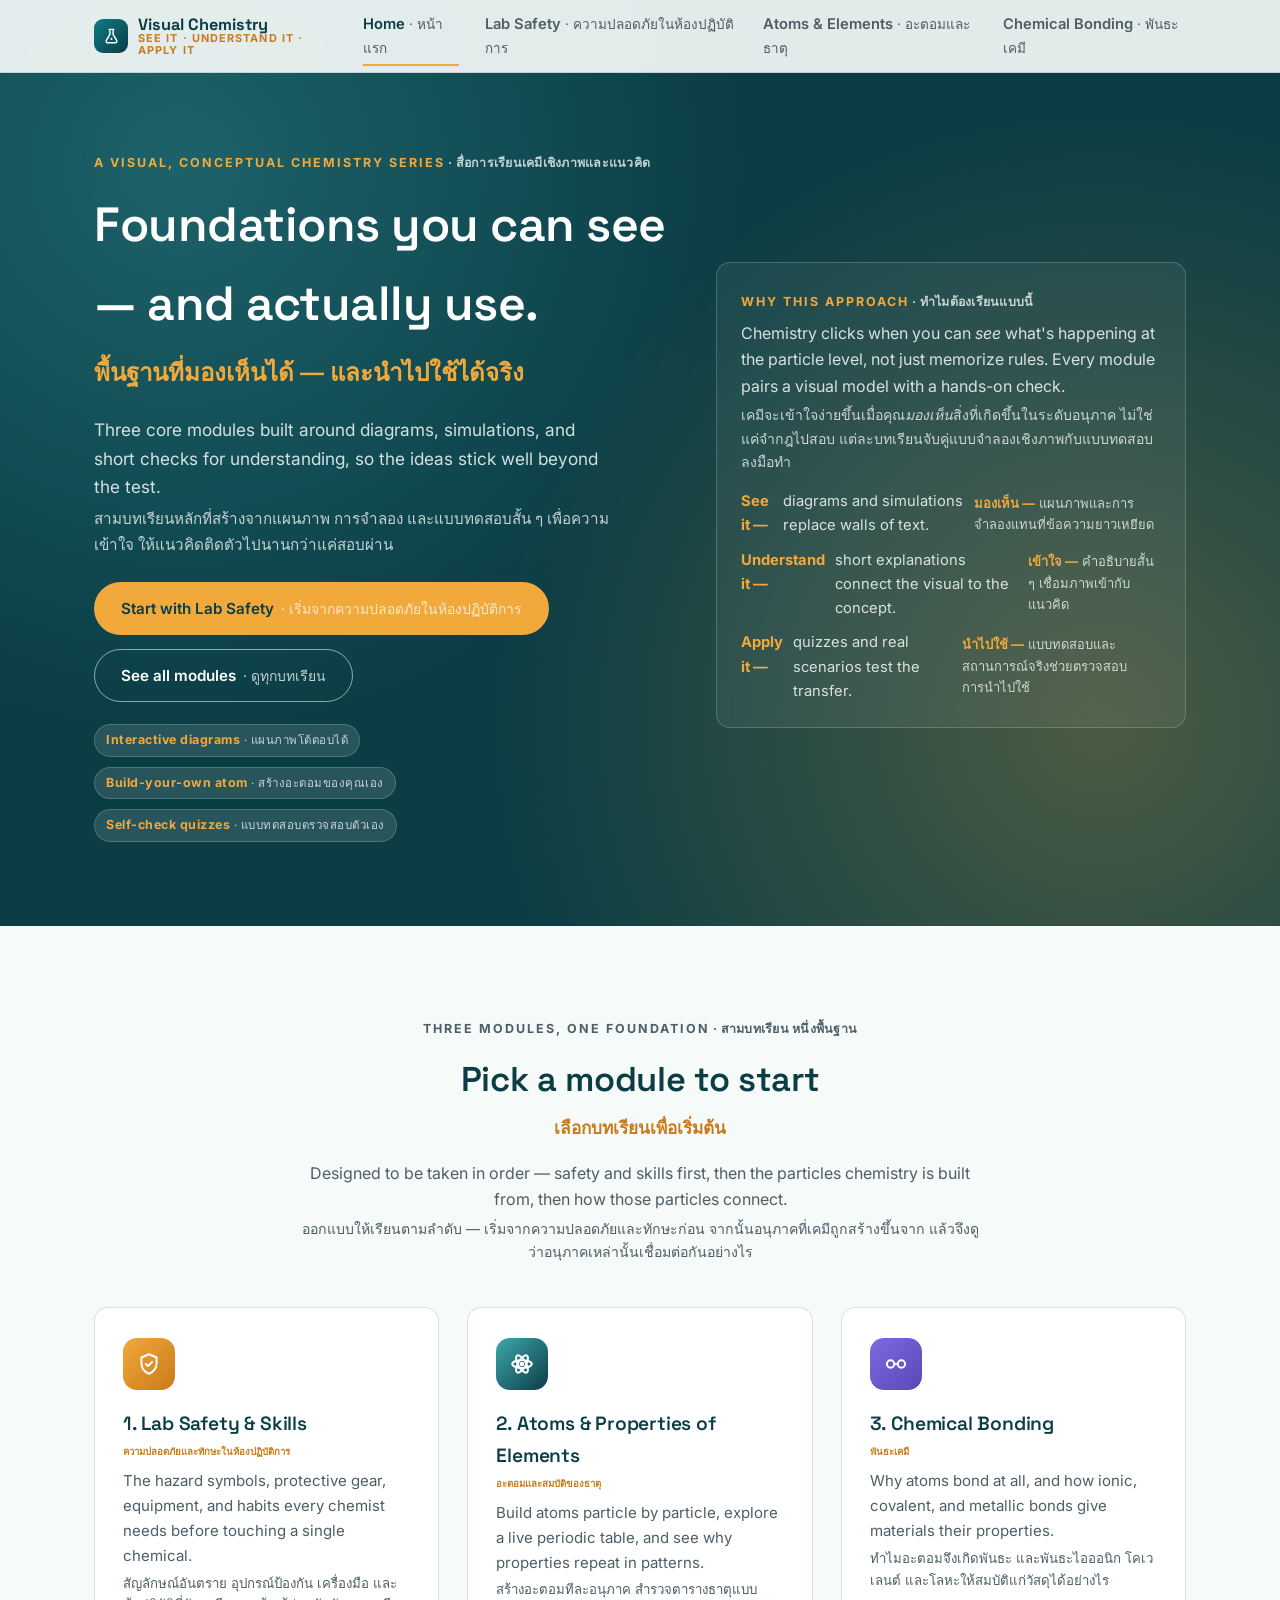
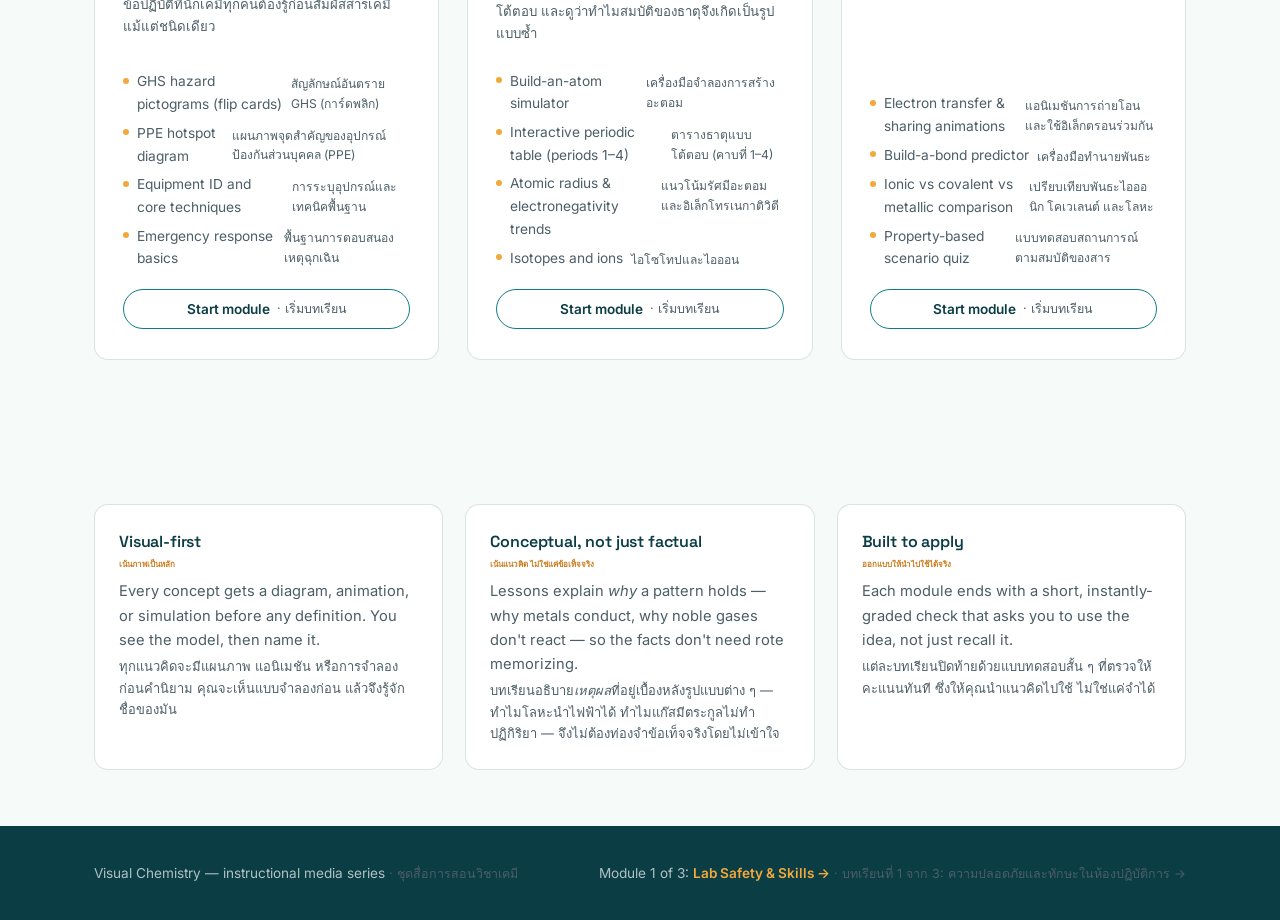
<file: index.html>
<!DOCTYPE html>
<html lang="en">
<head>
<meta charset="UTF-8">
<meta name="viewport" content="width=device-width, initial-scale=1.0">
<title>Visual Chemistry · Foundations You Can See</title>
<meta name="description" content="Visual, conceptual chemistry lessons covering Lab Safety and Skills, Atoms and Properties of Elements, and Chemical Bonding — built for understanding and practical application.">
<link rel="preconnect" href="https://fonts.googleapis.com">
<link rel="preconnect" href="https://fonts.gstatic.com" crossorigin>
<link href="https://fonts.googleapis.com/css2?family=Space+Grotesk:wght@500;600;700&family=Inter:wght@400;500;600;700&display=swap" rel="stylesheet">
<link rel="stylesheet" href="assets/style.css">
</head>
<body>

<header class="site-header" id="siteHeader">
  <div class="container header-inner">
    <a href="index.html" class="brand">
      <span class="brand-mark" aria-hidden="true">
        <svg viewBox="0 0 24 24" fill="none" stroke="currentColor" stroke-width="1.8"><path d="M9 3h6M10 3v6.2L5.5 17a2 2 0 001.7 3h9.6a2 2 0 001.7-3L14 9.2V3" stroke-linecap="round" stroke-linejoin="round"/><circle cx="12" cy="15" r="1.3" fill="currentColor" stroke="none"/></svg>
      </span>
      <span class="brand-text">
        <span class="brand-en">Visual Chemistry</span>
        <span class="brand-sub">See it · Understand it · Apply it</span>
      </span>
    </a>
    <nav class="nav-desktop" aria-label="Main menu">
      <a href="index.html" class="is-active">Home<span class="lang-th">หน้าแรก</span></a>
      <a href="lab-safety.html">Lab Safety<span class="lang-th">ความปลอดภัยในห้องปฏิบัติการ</span></a>
      <a href="atoms-elements.html">Atoms &amp; Elements<span class="lang-th">อะตอมและธาตุ</span></a>
      <a href="chemical-bonding.html">Chemical Bonding<span class="lang-th">พันธะเคมี</span></a>
    </nav>
    <button class="nav-toggle" id="navToggle" aria-label="Open menu" aria-expanded="false">
      <span></span><span></span><span></span>
    </button>
  </div>
  <nav class="nav-mobile" id="navMobile" aria-label="Mobile menu">
    <a href="index.html">Home<span class="lang-th">หน้าแรก</span></a>
    <a href="lab-safety.html">Lab Safety<span class="lang-th">ความปลอดภัยในห้องปฏิบัติการ</span></a>
    <a href="atoms-elements.html">Atoms &amp; Elements<span class="lang-th">อะตอมและธาตุ</span></a>
    <a href="chemical-bonding.html">Chemical Bonding<span class="lang-th">พันธะเคมี</span></a>
  </nav>
</header>

<!-- HERO -->
<section class="hero" id="hero">
  <div class="container hero-grid">
    <div>
      <p class="eyebrow eyebrow-light">A visual, conceptual chemistry series<span class="lang-th">สื่อการเรียนเคมีเชิงภาพและแนวคิด</span></p>
      <h1>Foundations you can see — and actually use.<span class="lang-th">พื้นฐานที่มองเห็นได้ — และนำไปใช้ได้จริง</span></h1>
      <p class="hero-lead">Three core modules built around diagrams, simulations, and short checks for understanding, so the ideas stick well beyond the test.<span class="lang-th">สามบทเรียนหลักที่สร้างจากแผนภาพ การจำลอง และแบบทดสอบสั้น ๆ เพื่อความเข้าใจ ให้แนวคิดติดตัวไปนานกว่าแค่สอบผ่าน</span></p>
      <div class="hero-actions">
        <a href="lab-safety.html" class="btn btn-primary">Start with Lab Safety<span class="lang-th">เริ่มจากความปลอดภัยในห้องปฏิบัติการ</span></a>
        <a href="#modules" class="btn btn-outline-light">See all modules<span class="lang-th">ดูทุกบทเรียน</span></a>
      </div>
      <div class="hero-tags">
        <span class="hero-tag">Interactive diagrams<span class="lang-th">แผนภาพโต้ตอบได้</span></span>
        <span class="hero-tag">Build-your-own atom<span class="lang-th">สร้างอะตอมของคุณเอง</span></span>
        <span class="hero-tag">Self-check quizzes<span class="lang-th">แบบทดสอบตรวจสอบตัวเอง</span></span>
      </div>
    </div>
    <div class="card" style="background:rgba(255,255,255,.06);border-color:rgba(255,255,255,.18);color:#fff;">
      <p class="eyebrow eyebrow-light" style="margin-bottom:.6em;">Why this approach<span class="lang-th">ทำไมต้องเรียนแบบนี้</span></p>
      <p style="color:rgba(246,250,249,.85);margin-bottom:1em;">Chemistry clicks when you can <em>see</em> what's happening at the particle level, not just memorize rules. Every module pairs a visual model with a hands-on check.<span class="lang-th">เคมีจะเข้าใจง่ายขึ้นเมื่อคุณ<em>มองเห็น</em>สิ่งที่เกิดขึ้นในระดับอนุภาค ไม่ใช่แค่จำกฎไปสอบ แต่ละบทเรียนจับคู่แบบจำลองเชิงภาพกับแบบทดสอบลงมือทำ</span></p>
      <ul style="display:grid;gap:10px;">
        <li style="display:flex;gap:10px;color:rgba(246,250,249,.85);font-size:.92rem;"><strong style="color:var(--amber);">See it —</strong> diagrams and simulations replace walls of text.<span class="lang-th"><strong style="color:var(--amber);">มองเห็น —</strong> แผนภาพและการจำลองแทนที่ข้อความยาวเหยียด</span></li>
        <li style="display:flex;gap:10px;color:rgba(246,250,249,.85);font-size:.92rem;"><strong style="color:var(--amber);">Understand it —</strong> short explanations connect the visual to the concept.<span class="lang-th"><strong style="color:var(--amber);">เข้าใจ —</strong> คำอธิบายสั้น ๆ เชื่อมภาพเข้ากับแนวคิด</span></li>
        <li style="display:flex;gap:10px;color:rgba(246,250,249,.85);font-size:.92rem;"><strong style="color:var(--amber);">Apply it —</strong> quizzes and real scenarios test the transfer.<span class="lang-th"><strong style="color:var(--amber);">นำไปใช้ —</strong> แบบทดสอบและสถานการณ์จริงช่วยตรวจสอบการนำไปใช้</span></li>
      </ul>
    </div>
  </div>
</section>

<!-- MODULES -->
<section id="modules">
  <div class="container">
    <div class="section-head reveal">
      <p class="eyebrow">Three modules, one foundation<span class="lang-th">สามบทเรียน หนึ่งพื้นฐาน</span></p>
      <h2>Pick a module to start<span class="lang-th">เลือกบทเรียนเพื่อเริ่มต้น</span></h2>
      <p>Designed to be taken in order — safety and skills first, then the particles chemistry is built from, then how those particles connect.<span class="lang-th">ออกแบบให้เรียนตามลำดับ — เริ่มจากความปลอดภัยและทักษะก่อน จากนั้นอนุภาคที่เคมีถูกสร้างขึ้นจาก แล้วจึงดูว่าอนุภาคเหล่านั้นเชื่อมต่อกันอย่างไร</span></p>
    </div>
    <div class="module-grid">

      <div class="module-card reveal">
        <span class="module-icon mi-safety" aria-hidden="true">
          <svg viewBox="0 0 24 24" fill="none" stroke="currentColor" stroke-width="1.8"><path d="M12 3l7 3v5c0 5-3.5 8.5-7 10-3.5-1.5-7-5-7-10V6l7-3z" stroke-linejoin="round"/><path d="M9 12l2 2 4-4" stroke-linecap="round" stroke-linejoin="round"/></svg>
        </span>
        <h3>1. Lab Safety &amp; Skills<span class="lang-th">ความปลอดภัยและทักษะในห้องปฏิบัติการ</span></h3>
        <p class="desc">The hazard symbols, protective gear, equipment, and habits every chemist needs before touching a single chemical.<span class="lang-th">สัญลักษณ์อันตราย อุปกรณ์ป้องกัน เครื่องมือ และข้อปฏิบัติที่นักเคมีทุกคนต้องรู้ก่อนสัมผัสสารเคมีแม้แต่ชนิดเดียว</span></p>
        <ul class="module-list">
          <li>GHS hazard pictograms (flip cards)<span class="lang-th">สัญลักษณ์อันตราย GHS (การ์ดพลิก)</span></li>
          <li>PPE hotspot diagram<span class="lang-th">แผนภาพจุดสำคัญของอุปกรณ์ป้องกันส่วนบุคคล (PPE)</span></li>
          <li>Equipment ID and core techniques<span class="lang-th">การระบุอุปกรณ์และเทคนิคพื้นฐาน</span></li>
          <li>Emergency response basics<span class="lang-th">พื้นฐานการตอบสนองเหตุฉุกเฉิน</span></li>
        </ul>
        <a href="lab-safety.html" class="btn btn-outline btn-sm">Start module<span class="lang-th">เริ่มบทเรียน</span></a>
      </div>

      <div class="module-card reveal">
        <span class="module-icon mi-atoms" aria-hidden="true">
          <svg viewBox="0 0 24 24" fill="none" stroke="currentColor" stroke-width="1.8"><circle cx="12" cy="12" r="2.1" fill="currentColor" stroke="none"/><ellipse cx="12" cy="12" rx="9" ry="3.6"/><ellipse cx="12" cy="12" rx="9" ry="3.6" transform="rotate(60 12 12)"/><ellipse cx="12" cy="12" rx="9" ry="3.6" transform="rotate(120 12 12)"/></svg>
        </span>
        <h3>2. Atoms &amp; Properties of Elements<span class="lang-th">อะตอมและสมบัติของธาตุ</span></h3>
        <p class="desc">Build atoms particle by particle, explore a live periodic table, and see why properties repeat in patterns.<span class="lang-th">สร้างอะตอมทีละอนุภาค สำรวจตารางธาตุแบบโต้ตอบ และดูว่าทำไมสมบัติของธาตุจึงเกิดเป็นรูปแบบซ้ำ</span></p>
        <ul class="module-list">
          <li>Build-an-atom simulator<span class="lang-th">เครื่องมือจำลองการสร้างอะตอม</span></li>
          <li>Interactive periodic table (periods 1–4)<span class="lang-th">ตารางธาตุแบบโต้ตอบ (คาบที่ 1–4)</span></li>
          <li>Atomic radius &amp; electronegativity trends<span class="lang-th">แนวโน้มรัศมีอะตอมและอิเล็กโทรเนกาติวิตี</span></li>
          <li>Isotopes and ions<span class="lang-th">ไอโซโทปและไอออน</span></li>
        </ul>
        <a href="atoms-elements.html" class="btn btn-outline btn-sm">Start module<span class="lang-th">เริ่มบทเรียน</span></a>
      </div>

      <div class="module-card reveal">
        <span class="module-icon mi-bonds" aria-hidden="true">
          <svg viewBox="0 0 24 24" fill="none" stroke="currentColor" stroke-width="1.8"><circle cx="7" cy="12" r="3.4"/><circle cx="17" cy="12" r="3.4"/><path d="M10.2 12h3.6" stroke-linecap="round"/></svg>
        </span>
        <h3>3. Chemical Bonding<span class="lang-th">พันธะเคมี</span></h3>
        <p class="desc">Why atoms bond at all, and how ionic, covalent, and metallic bonds give materials their properties.<span class="lang-th">ทำไมอะตอมจึงเกิดพันธะ และพันธะไอออนิก โคเวเลนต์ และโลหะให้สมบัติแก่วัสดุได้อย่างไร</span></p>
        <ul class="module-list">
          <li>Electron transfer &amp; sharing animations<span class="lang-th">แอนิเมชันการถ่ายโอนและใช้อิเล็กตรอนร่วมกัน</span></li>
          <li>Build-a-bond predictor<span class="lang-th">เครื่องมือทำนายพันธะ</span></li>
          <li>Ionic vs covalent vs metallic comparison<span class="lang-th">เปรียบเทียบพันธะไอออนิก โคเวเลนต์ และโลหะ</span></li>
          <li>Property-based scenario quiz<span class="lang-th">แบบทดสอบสถานการณ์ตามสมบัติของสาร</span></li>
        </ul>
        <a href="chemical-bonding.html" class="btn btn-outline btn-sm">Start module<span class="lang-th">เริ่มบทเรียน</span></a>
      </div>

    </div>
  </div>
</section>

<!-- WHO THIS IS FOR -->
<section class="section-tight">
  <div class="container">
    <div class="grid-3">
      <div class="card reveal">
        <h4>Visual-first<span class="lang-th">เน้นภาพเป็นหลัก</span></h4>
        <p style="color:var(--ink-soft);font-size:.92rem;margin:0;">Every concept gets a diagram, animation, or simulation before any definition. You see the model, then name it.<span class="lang-th">ทุกแนวคิดจะมีแผนภาพ แอนิเมชัน หรือการจำลองก่อนคำนิยาม คุณจะเห็นแบบจำลองก่อน แล้วจึงรู้จักชื่อของมัน</span></p>
      </div>
      <div class="card reveal">
        <h4>Conceptual, not just factual<span class="lang-th">เน้นแนวคิด ไม่ใช่แค่ข้อเท็จจริง</span></h4>
        <p style="color:var(--ink-soft);font-size:.92rem;margin:0;">Lessons explain <em>why</em> a pattern holds — why metals conduct, why noble gases don't react — so the facts don't need rote memorizing.<span class="lang-th">บทเรียนอธิบาย<em>เหตุผล</em>ที่อยู่เบื้องหลังรูปแบบต่าง ๆ — ทำไมโลหะนำไฟฟ้าได้ ทำไมแก๊สมีตระกูลไม่ทำปฏิกิริยา — จึงไม่ต้องท่องจำข้อเท็จจริงโดยไม่เข้าใจ</span></p>
      </div>
      <div class="card reveal">
        <h4>Built to apply<span class="lang-th">ออกแบบให้นำไปใช้ได้จริง</span></h4>
        <p style="color:var(--ink-soft);font-size:.92rem;margin:0;">Each module ends with a short, instantly-graded check that asks you to use the idea, not just recall it.<span class="lang-th">แต่ละบทเรียนปิดท้ายด้วยแบบทดสอบสั้น ๆ ที่ตรวจให้คะแนนทันที ซึ่งให้คุณนำแนวคิดไปใช้ ไม่ใช่แค่จำได้</span></p>
      </div>
    </div>
  </div>
</section>

<footer class="site-footer">
  <div class="container footer-inner">
    <span>Visual Chemistry — instructional media series<span class="lang-th">ชุดสื่อการสอนวิชาเคมี</span></span>
    <span>Module 1 of 3: <a href="lab-safety.html">Lab Safety &amp; Skills →<span class="lang-th">บทเรียนที่ 1 จาก 3: ความปลอดภัยและทักษะในห้องปฏิบัติการ →</span></a></span>
  </div>
</footer>

<script src="assets/shared.js"></script>
</body>
</html>
</file>
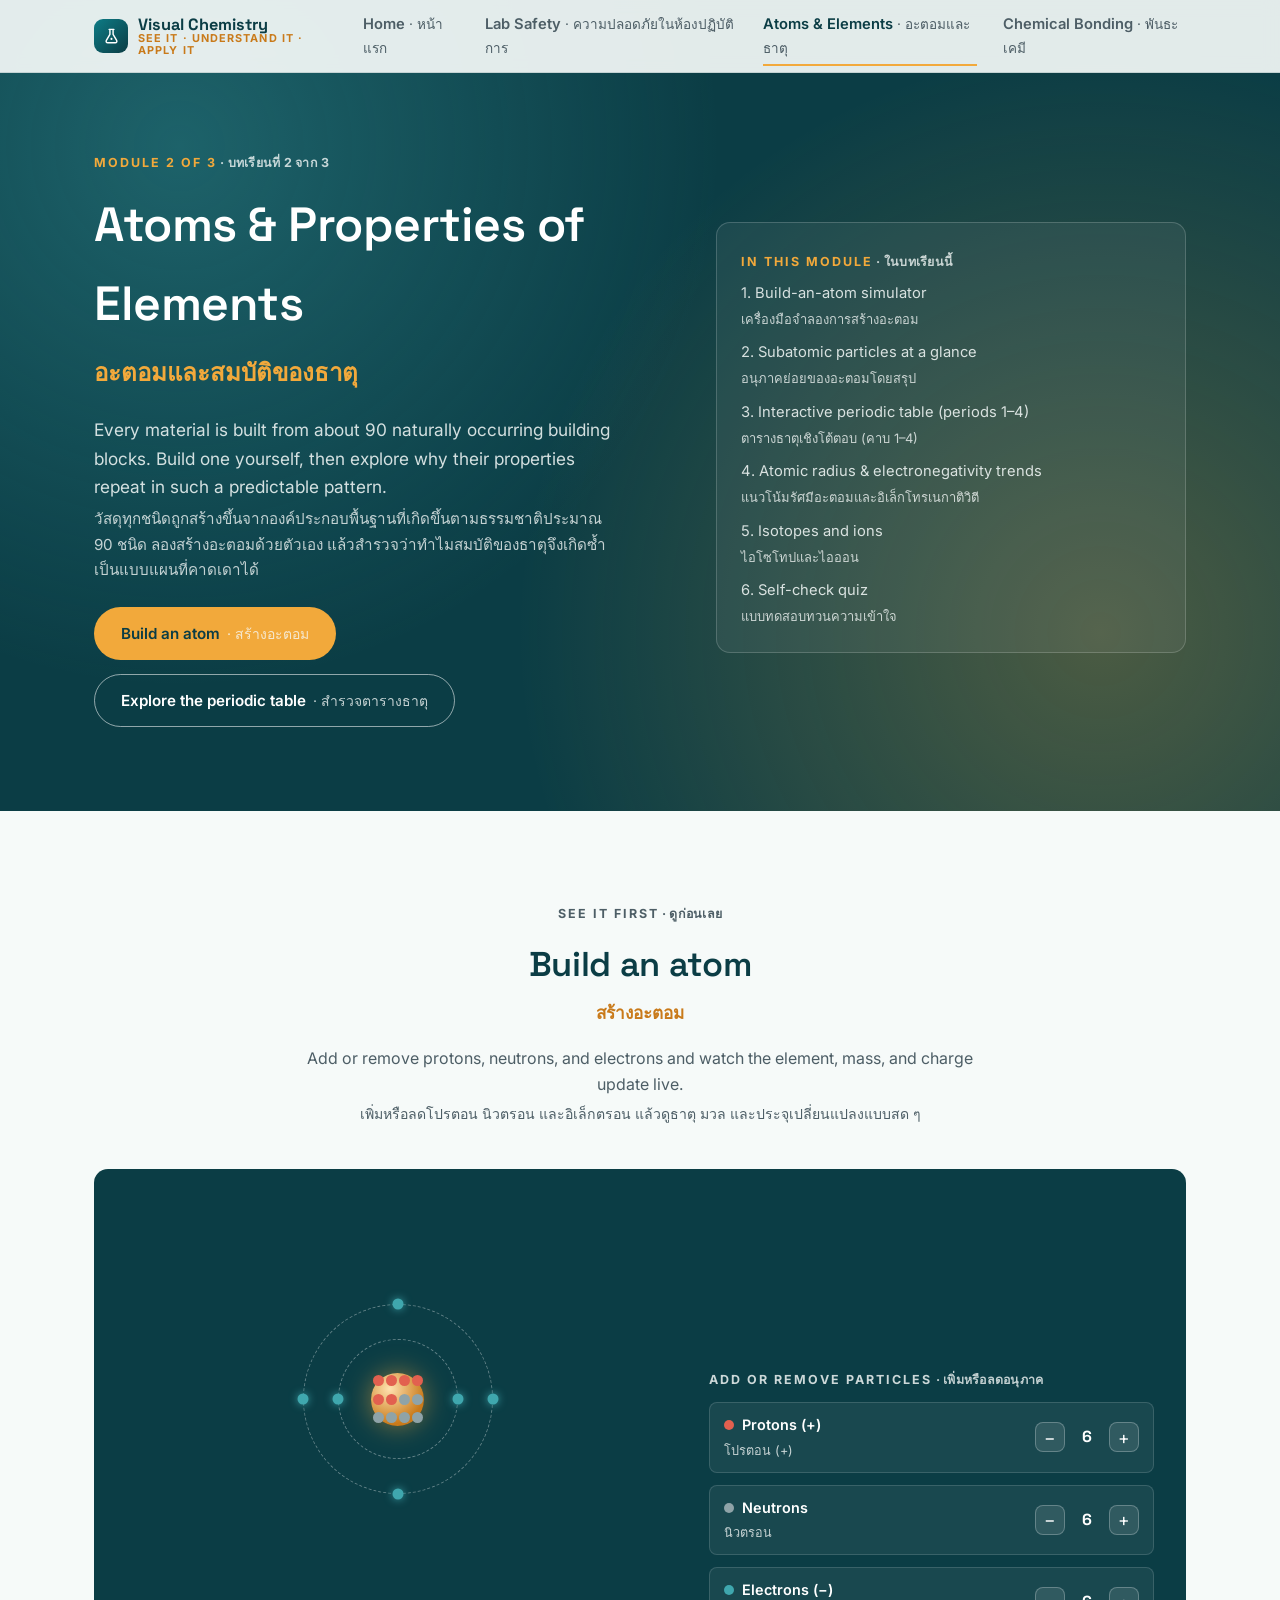
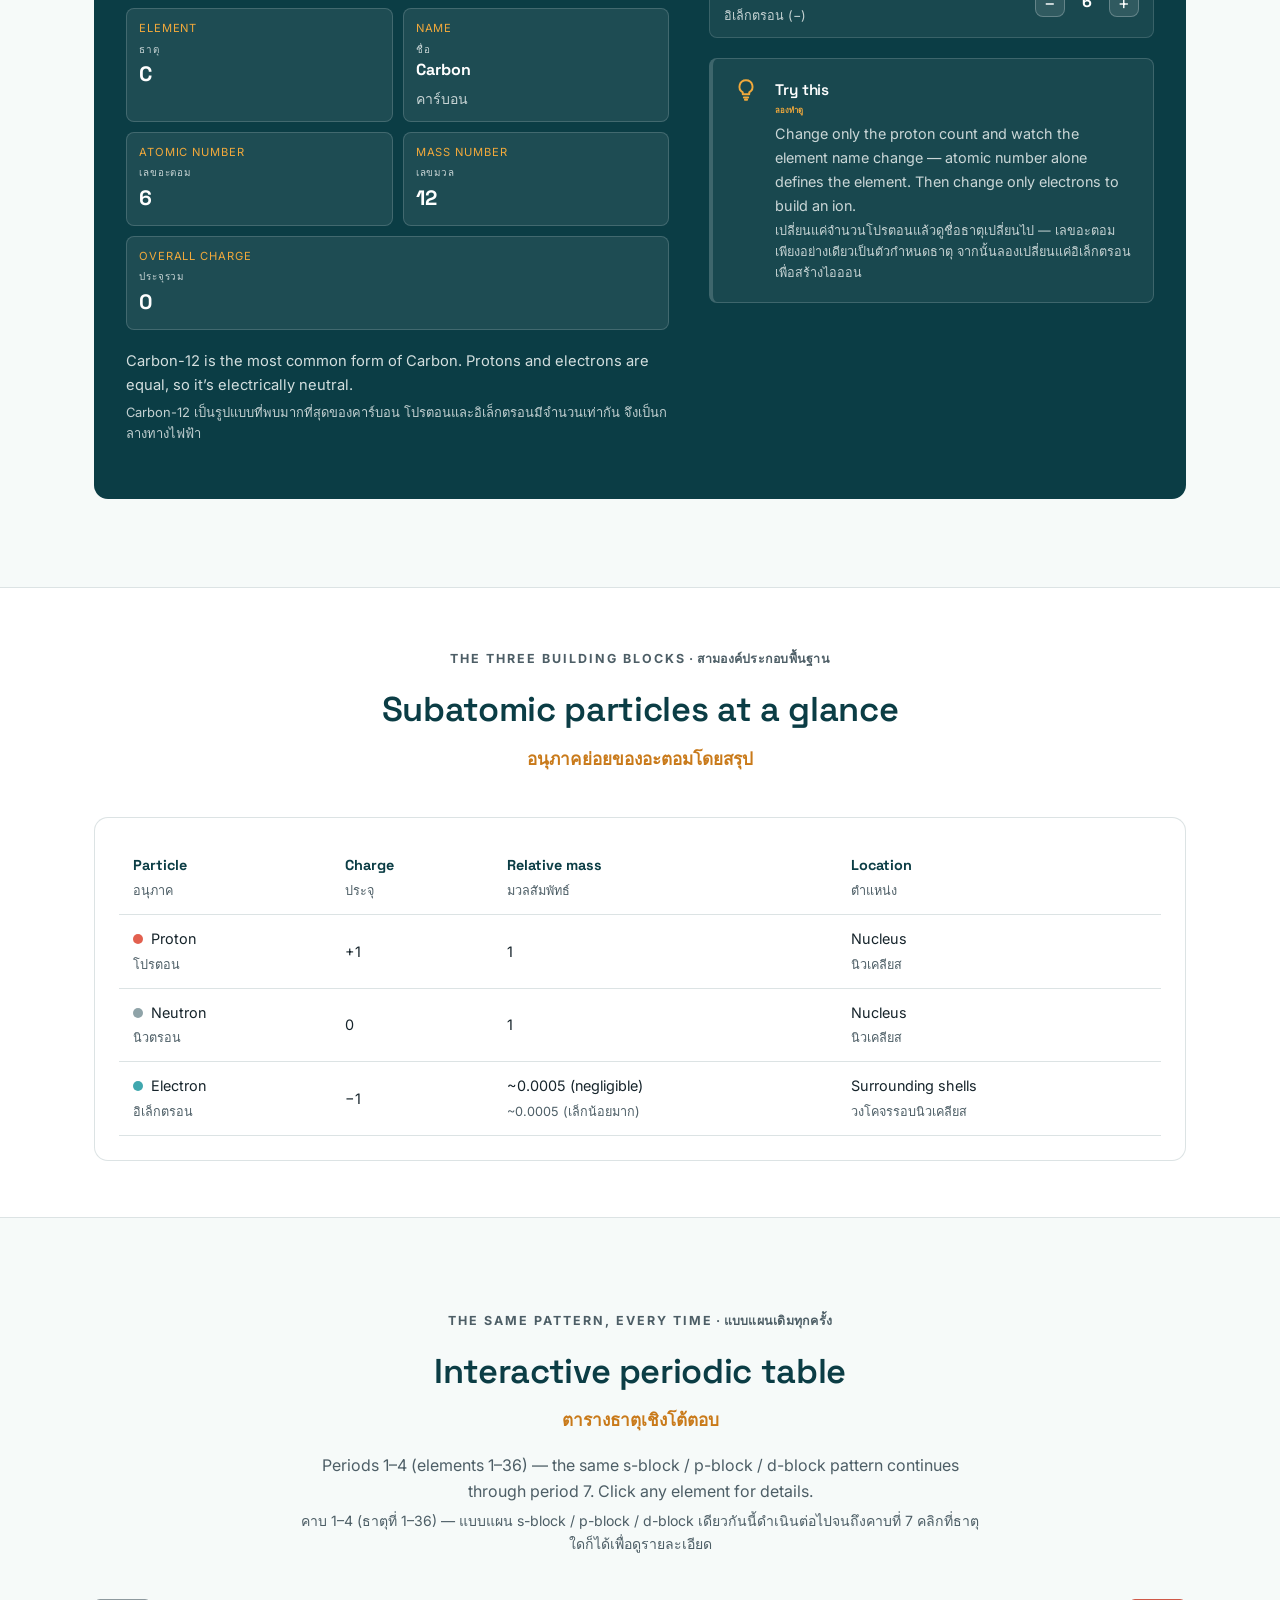
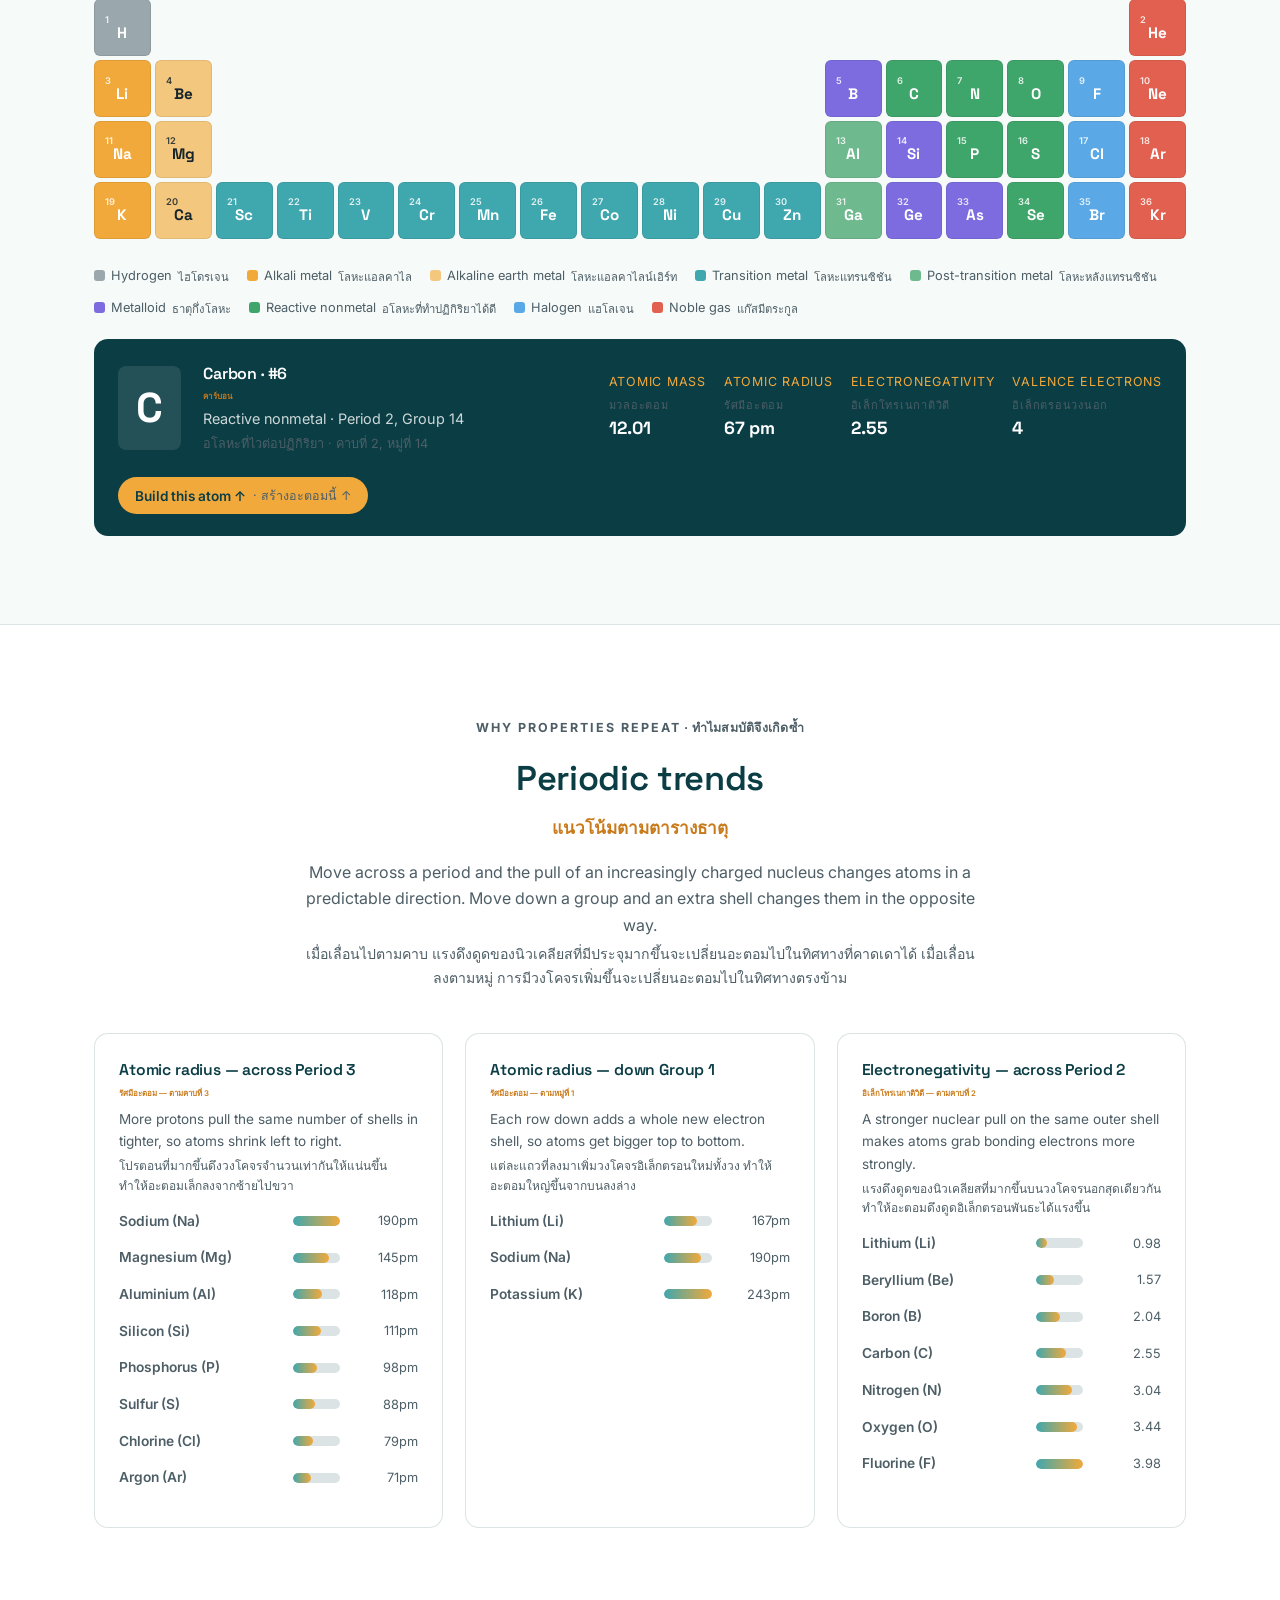
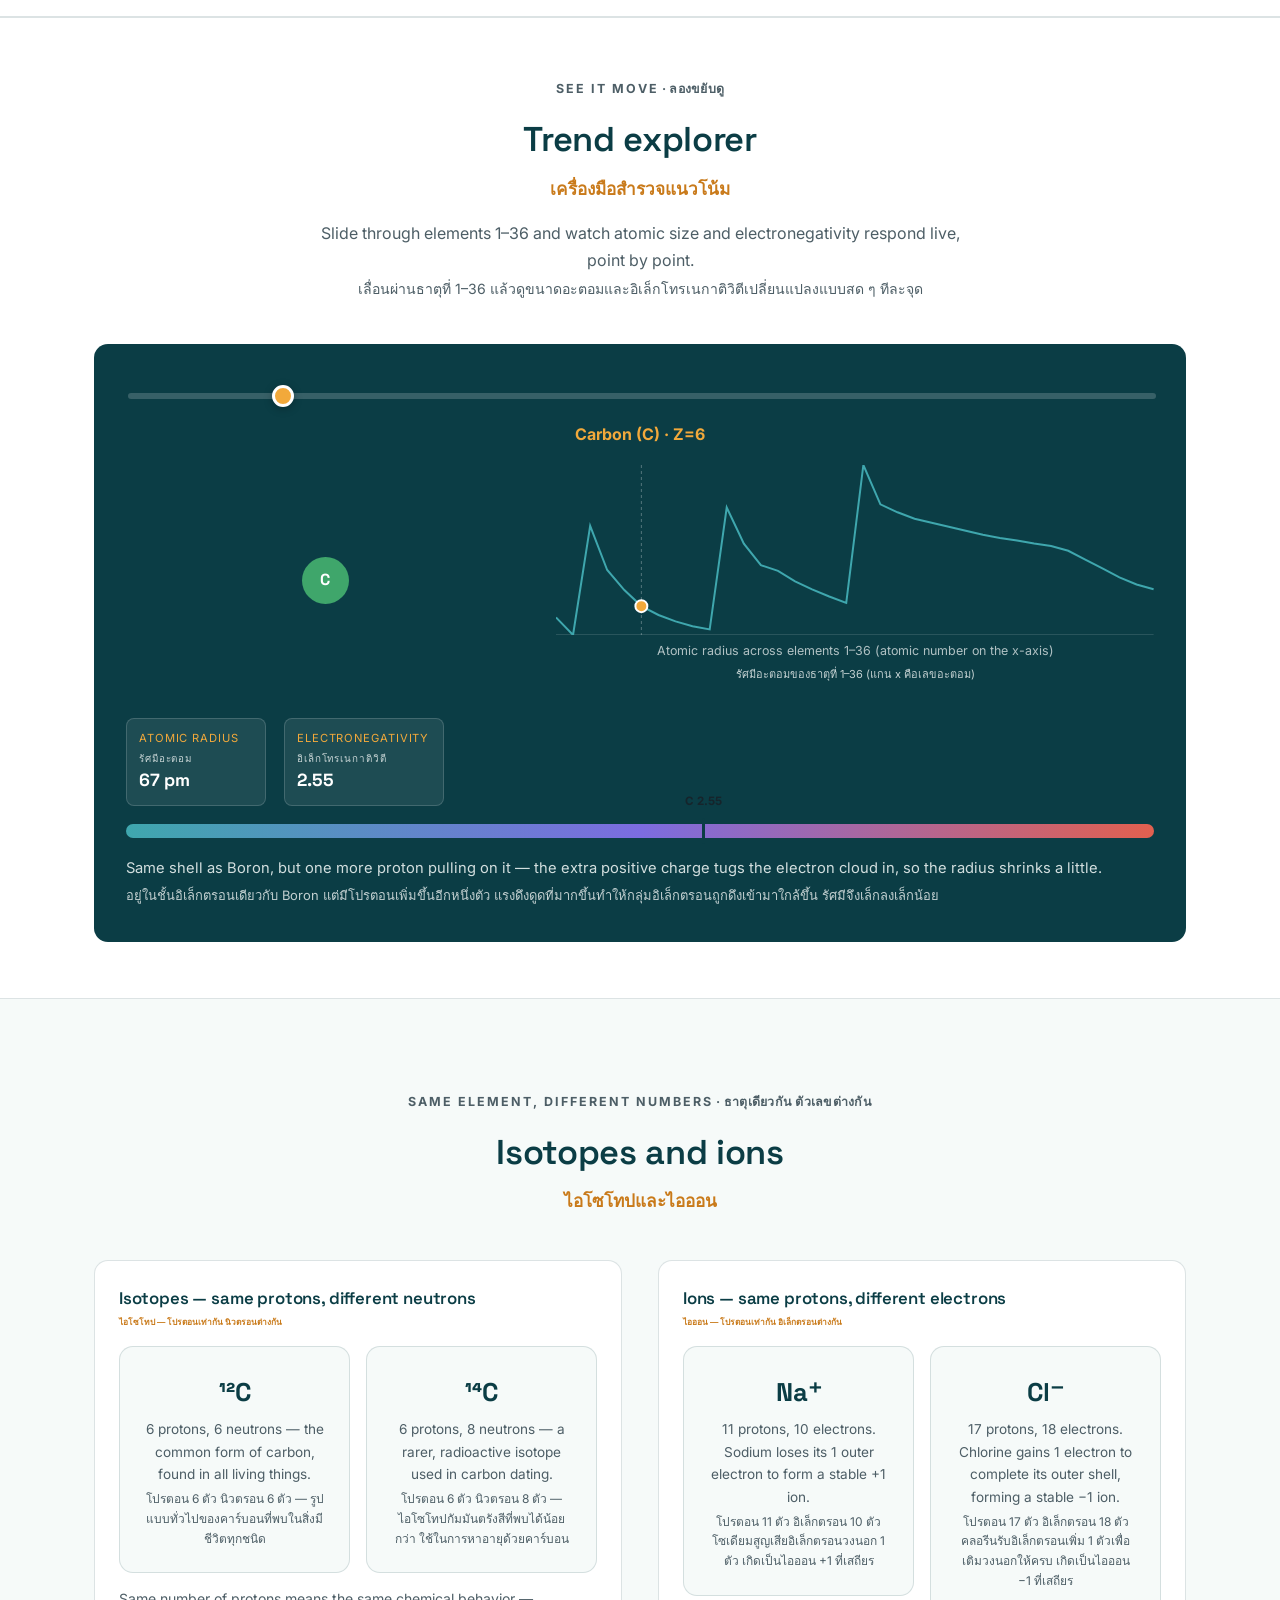
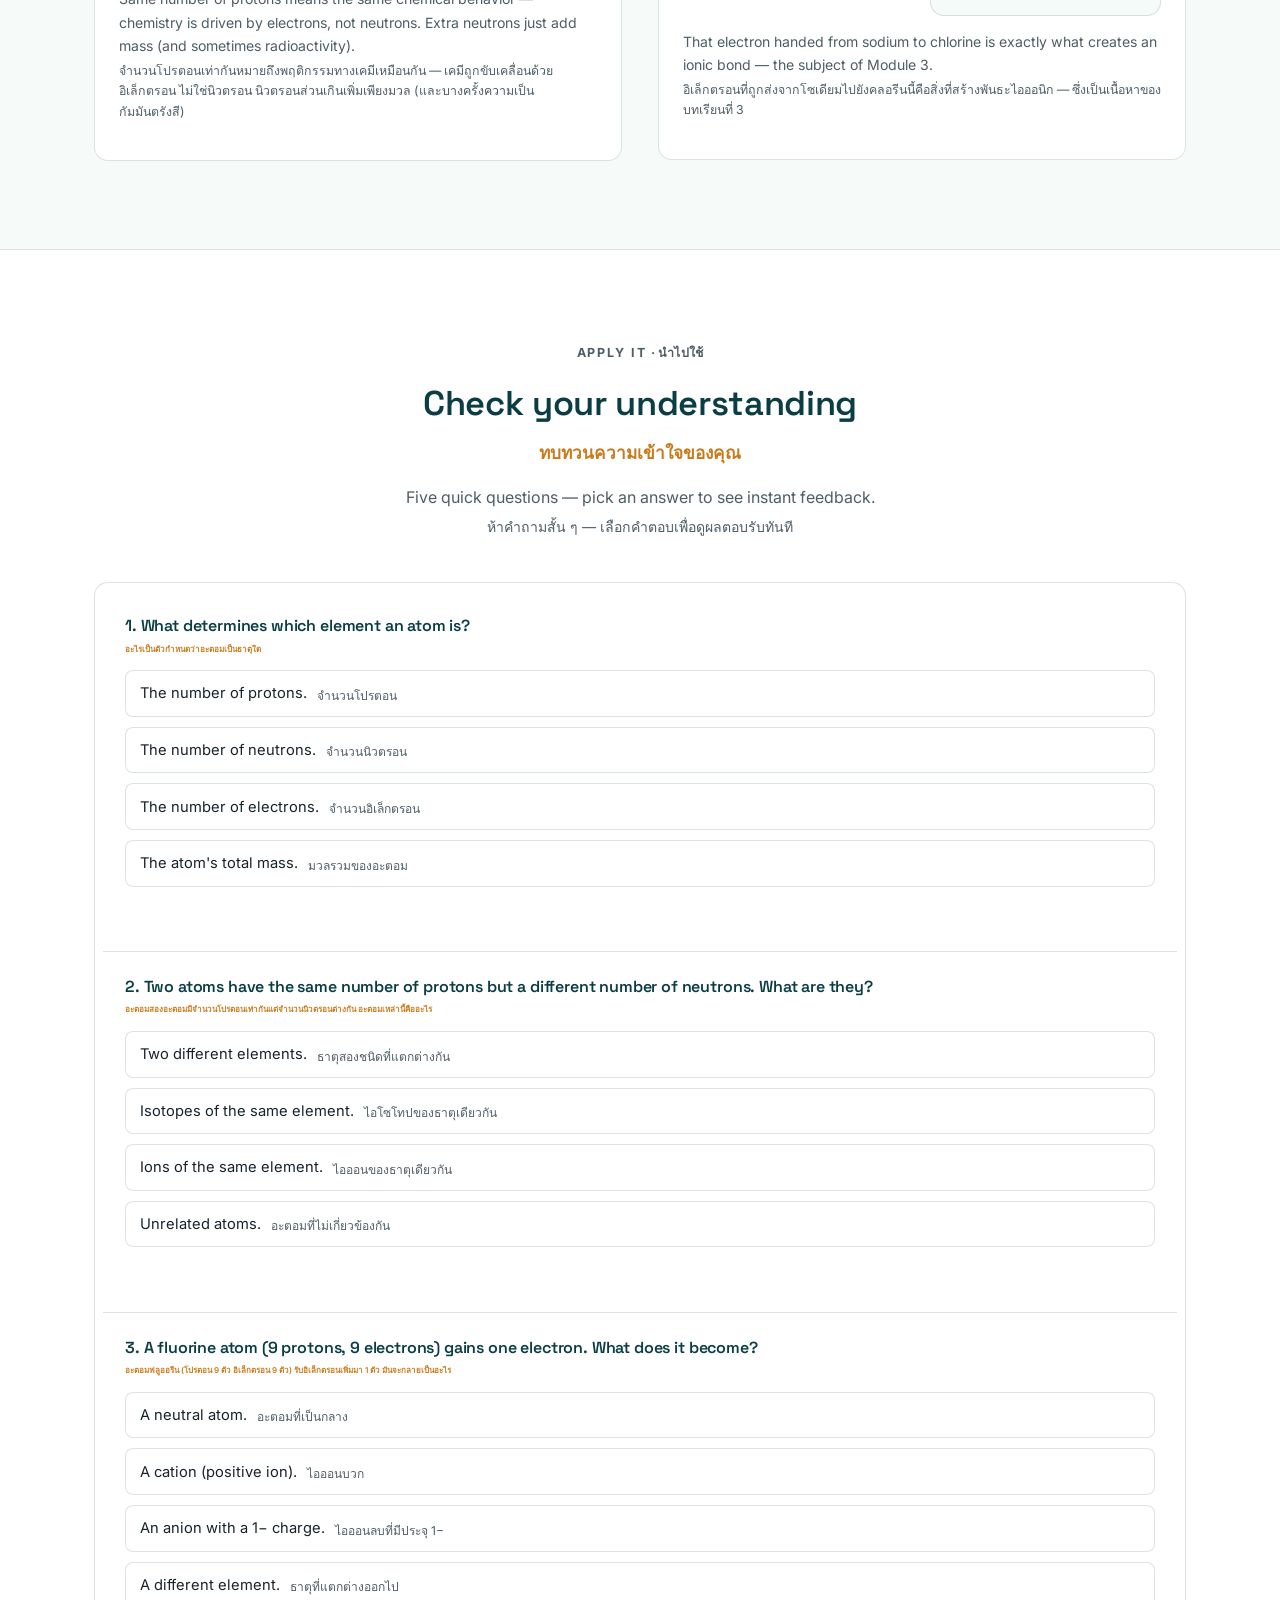
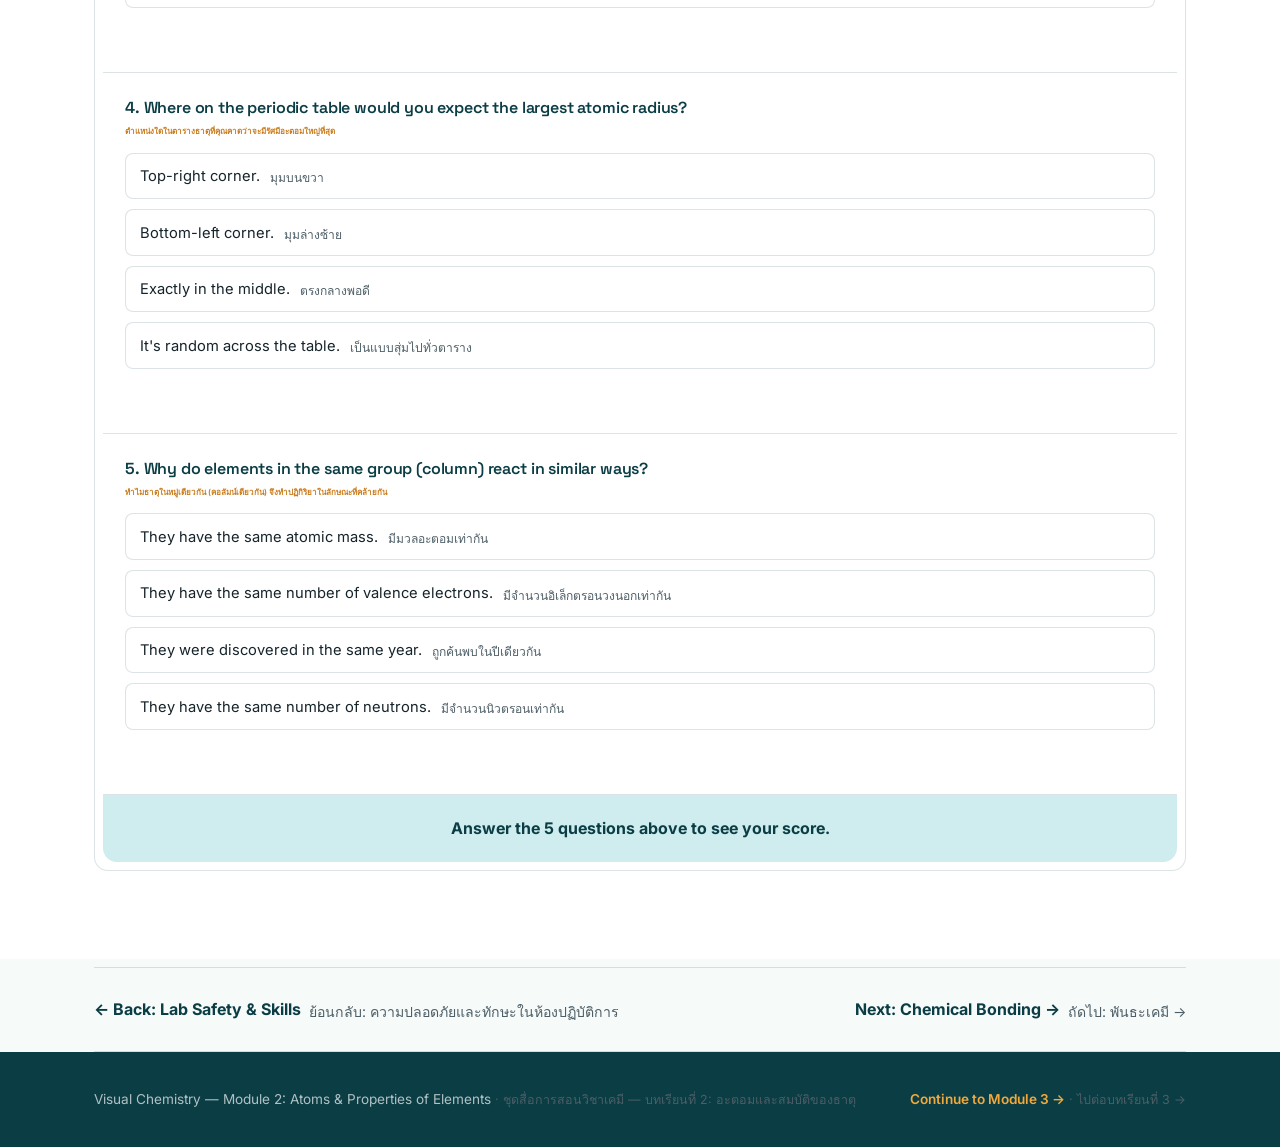
<file: atoms-elements.html>
<!DOCTYPE html>
<html lang="en">
<head>
<meta charset="UTF-8">
<meta name="viewport" content="width=device-width, initial-scale=1.0">
<title>Atoms &amp; Properties of Elements · Visual Chemistry</title>
<meta name="description" content="Build atoms particle by particle, explore an interactive periodic table, and see why atomic properties repeat in patterns — visual chemistry fundamentals.">
<link rel="preconnect" href="https://fonts.googleapis.com">
<link rel="preconnect" href="https://fonts.gstatic.com" crossorigin>
<link href="https://fonts.googleapis.com/css2?family=Space+Grotesk:wght@500;600;700&family=Inter:wght@400;500;600;700&display=swap" rel="stylesheet">
<link rel="stylesheet" href="assets/style.css">
</head>
<body>

<header class="site-header" id="siteHeader">
  <div class="container header-inner">
    <a href="index.html" class="brand">
      <span class="brand-mark" aria-hidden="true">
        <svg viewBox="0 0 24 24" fill="none" stroke="currentColor" stroke-width="1.8"><path d="M9 3h6M10 3v6.2L5.5 17a2 2 0 001.7 3h9.6a2 2 0 001.7-3L14 9.2V3" stroke-linecap="round" stroke-linejoin="round"/><circle cx="12" cy="15" r="1.3" fill="currentColor" stroke="none"/></svg>
      </span>
      <span class="brand-text">
        <span class="brand-en">Visual Chemistry</span>
        <span class="brand-sub">See it · Understand it · Apply it</span>
      </span>
    </a>
    <nav class="nav-desktop" aria-label="Main menu">
      <a href="index.html">Home<span class="lang-th">หน้าแรก</span></a>
      <a href="lab-safety.html">Lab Safety<span class="lang-th">ความปลอดภัยในห้องปฏิบัติการ</span></a>
      <a href="atoms-elements.html" class="is-active">Atoms &amp; Elements<span class="lang-th">อะตอมและธาตุ</span></a>
      <a href="chemical-bonding.html">Chemical Bonding<span class="lang-th">พันธะเคมี</span></a>
    </nav>
    <button class="nav-toggle" id="navToggle" aria-label="Open menu" aria-expanded="false">
      <span></span><span></span><span></span>
    </button>
  </div>
  <nav class="nav-mobile" id="navMobile" aria-label="Mobile menu">
    <a href="index.html">Home<span class="lang-th">หน้าแรก</span></a>
    <a href="lab-safety.html">Lab Safety<span class="lang-th">ความปลอดภัยในห้องปฏิบัติการ</span></a>
    <a href="atoms-elements.html">Atoms &amp; Elements<span class="lang-th">อะตอมและธาตุ</span></a>
    <a href="chemical-bonding.html">Chemical Bonding<span class="lang-th">พันธะเคมี</span></a>
  </nav>
</header>

<!-- HERO -->
<section class="hero">
  <div class="container hero-grid">
    <div>
      <p class="eyebrow eyebrow-light">Module 2 of 3<span class="lang-th">บทเรียนที่ 2 จาก 3</span></p>
      <h1>Atoms &amp; Properties of Elements<span class="lang-th">อะตอมและสมบัติของธาตุ</span></h1>
      <p class="hero-lead">Every material is built from about 90 naturally occurring building blocks. Build one yourself, then explore why their properties repeat in such a predictable pattern.<span class="lang-th">วัสดุทุกชนิดถูกสร้างขึ้นจากองค์ประกอบพื้นฐานที่เกิดขึ้นตามธรรมชาติประมาณ 90 ชนิด ลองสร้างอะตอมด้วยตัวเอง แล้วสำรวจว่าทำไมสมบัติของธาตุจึงเกิดซ้ำเป็นแบบแผนที่คาดเดาได้</span></p>
      <div class="hero-actions">
        <a href="#atom-builder" class="btn btn-primary">Build an atom<span class="lang-th">สร้างอะตอม</span></a>
        <a href="#periodic-table" class="btn btn-outline-light">Explore the periodic table<span class="lang-th">สำรวจตารางธาตุ</span></a>
      </div>
    </div>
    <div class="card" style="background:rgba(255,255,255,.06);border-color:rgba(255,255,255,.18);color:#fff;">
      <p class="eyebrow eyebrow-light" style="margin-bottom:.6em;">In this module<span class="lang-th">ในบทเรียนนี้</span></p>
      <ul style="display:grid;gap:10px;font-size:.92rem;color:rgba(246,250,249,.85);">
        <li>1. Build-an-atom simulator<span class="lang-th">เครื่องมือจำลองการสร้างอะตอม</span></li>
        <li>2. Subatomic particles at a glance<span class="lang-th">อนุภาคย่อยของอะตอมโดยสรุป</span></li>
        <li>3. Interactive periodic table (periods 1–4)<span class="lang-th">ตารางธาตุเชิงโต้ตอบ (คาบ 1–4)</span></li>
        <li>4. Atomic radius &amp; electronegativity trends<span class="lang-th">แนวโน้มรัศมีอะตอมและอิเล็กโทรเนกาติวิตี</span></li>
        <li>5. Isotopes and ions<span class="lang-th">ไอโซโทปและไอออน</span></li>
        <li>6. Self-check quiz<span class="lang-th">แบบทดสอบทวนความเข้าใจ</span></li>
      </ul>
    </div>
  </div>
</section>

<!-- ATOM BUILDER -->
<section id="atom-builder">
  <div class="container">
    <div class="section-head reveal">
      <p class="eyebrow">See it first<span class="lang-th">ดูก่อนเลย</span></p>
      <h2>Build an atom<span class="lang-th">สร้างอะตอม</span></h2>
      <p>Add or remove protons, neutrons, and electrons and watch the element, mass, and charge update live.<span class="lang-th">เพิ่มหรือลดโปรตอน นิวตรอน และอิเล็กตรอน แล้วดูธาตุ มวล และประจุเปลี่ยนแปลงแบบสด ๆ</span></p>
    </div>
    <div class="panel-dark reveal" style="padding:40px 32px;">
      <div class="atom-builder">
        <div>
          <div class="atom-stage" id="atomStage"></div>
          <div class="atom-readout">
            <div class="readout-cell"><div class="label">Element<span class="lang-th">ธาตุ</span></div><div class="value" id="rdSymbol">C</div></div>
            <div class="readout-cell"><div class="label">Name<span class="lang-th">ชื่อ</span></div><div class="value" id="rdName" style="font-size:1rem;">Carbon</div></div>
            <div class="readout-cell"><div class="label">Atomic number<span class="lang-th">เลขอะตอม</span></div><div class="value" id="rdAtomicNum">6</div></div>
            <div class="readout-cell"><div class="label">Mass number<span class="lang-th">เลขมวล</span></div><div class="value" id="rdMassNum">12</div></div>
            <div class="readout-cell" style="grid-column:1/-1;"><div class="label">Overall charge<span class="lang-th">ประจุรวม</span></div><div class="value" id="rdCharge">0</div></div>
          </div>
          <p id="rdSummary" style="color:rgba(246,250,249,.85);font-size:.92rem;"></p>
        </div>
        <div>
          <p class="eyebrow eyebrow-light">Add or remove particles<span class="lang-th">เพิ่มหรือลดอนุภาค</span></p>
          <div class="particle-controls">
            <div class="particle-row" data-particle="protons">
              <span class="name"><span class="dot" style="background:#E2604F;"></span>Protons (+)<span class="lang-th">โปรตอน (+)</span></span>
              <div class="stepper"><button data-step="-1" aria-label="Remove a proton">−</button><span class="count">6</span><button data-step="1" aria-label="Add a proton">+</button></div>
            </div>
            <div class="particle-row" data-particle="neutrons">
              <span class="name"><span class="dot" style="background:#8FA3A8;"></span>Neutrons<span class="lang-th">นิวตรอน</span></span>
              <div class="stepper"><button data-step="-1" aria-label="Remove a neutron">−</button><span class="count">6</span><button data-step="1" aria-label="Add a neutron">+</button></div>
            </div>
            <div class="particle-row" data-particle="electrons">
              <span class="name"><span class="dot" style="background:#3FA7AE;"></span>Electrons (−)<span class="lang-th">อิเล็กตรอน (−)</span></span>
              <div class="stepper"><button data-step="-1" aria-label="Remove an electron">−</button><span class="count">6</span><button data-step="1" aria-label="Add an electron">+</button></div>
            </div>
          </div>
          <div class="callout" style="margin-top:20px;background:rgba(255,255,255,.06);border-color:rgba(255,255,255,.16);">
            <svg viewBox="0 0 24 24" fill="none" stroke="currentColor" stroke-width="1.8" style="color:var(--amber);"><path d="M12 3a6 6 0 00-3 11.2V16h6v-1.8A6 6 0 0012 3z" stroke-linejoin="round"/><path d="M10 19h4M11 21h2" stroke-linecap="round"/></svg>
            <div><h4 style="color:#fff;">Try this<span class="lang-th">ลองทำดู</span></h4><p style="color:rgba(246,250,249,.8);">Change only the proton count and watch the element name change — atomic number alone defines the element. Then change only electrons to build an ion.<span class="lang-th">เปลี่ยนแค่จำนวนโปรตอนแล้วดูชื่อธาตุเปลี่ยนไป — เลขอะตอมเพียงอย่างเดียวเป็นตัวกำหนดธาตุ จากนั้นลองเปลี่ยนแค่อิเล็กตรอนเพื่อสร้างไอออน</span></p></div>
          </div>
        </div>
      </div>
    </div>
  </div>
</section>

<!-- SUBATOMIC PARTICLES -->
<section class="section-tight" style="background:var(--white);border-top:1px solid var(--line);border-bottom:1px solid var(--line);">
  <div class="container">
    <div class="section-head reveal">
      <p class="eyebrow">The three building blocks<span class="lang-th">สามองค์ประกอบพื้นฐาน</span></p>
      <h2>Subatomic particles at a glance<span class="lang-th">อนุภาคย่อยของอะตอมโดยสรุป</span></h2>
    </div>
    <div class="card reveal" style="overflow-x:auto;">
      <table class="compare-table">
        <tr><th>Particle<span class="lang-th">อนุภาค</span></th><th>Charge<span class="lang-th">ประจุ</span></th><th>Relative mass<span class="lang-th">มวลสัมพัทธ์</span></th><th>Location<span class="lang-th">ตำแหน่ง</span></th></tr>
        <tr><td><span class="dot" style="display:inline-block;width:10px;height:10px;border-radius:50%;background:#E2604F;margin-right:8px;"></span>Proton<span class="lang-th">โปรตอน</span></td><td>+1</td><td>1</td><td>Nucleus<span class="lang-th">นิวเคลียส</span></td></tr>
        <tr><td><span class="dot" style="display:inline-block;width:10px;height:10px;border-radius:50%;background:#8FA3A8;margin-right:8px;"></span>Neutron<span class="lang-th">นิวตรอน</span></td><td>0</td><td>1</td><td>Nucleus<span class="lang-th">นิวเคลียส</span></td></tr>
        <tr><td><span class="dot" style="display:inline-block;width:10px;height:10px;border-radius:50%;background:#3FA7AE;margin-right:8px;"></span>Electron<span class="lang-th">อิเล็กตรอน</span></td><td>−1</td><td>~0.0005 (negligible)<span class="lang-th">~0.0005 (เล็กน้อยมาก)</span></td><td>Surrounding shells<span class="lang-th">วงโคจรรอบนิวเคลียส</span></td></tr>
      </table>
    </div>
  </div>
</section>

<!-- PERIODIC TABLE -->
<section id="periodic-table">
  <div class="container">
    <div class="section-head reveal">
      <p class="eyebrow">The same pattern, every time<span class="lang-th">แบบแผนเดิมทุกครั้ง</span></p>
      <h2>Interactive periodic table<span class="lang-th">ตารางธาตุเชิงโต้ตอบ</span></h2>
      <p>Periods 1–4 (elements 1–36) — the same s-block / p-block / d-block pattern continues through period 7. Click any element for details.<span class="lang-th">คาบ 1–4 (ธาตุที่ 1–36) — แบบแผน s-block / p-block / d-block เดียวกันนี้ดำเนินต่อไปจนถึงคาบที่ 7 คลิกที่ธาตุใดก็ได้เพื่อดูรายละเอียด</span></p>
    </div>
    <div class="reveal">
      <div class="ptable-wrap">
        <div class="ptable" id="ptableGrid"></div>
      </div>
      <div class="ptable-legend">
        <span><i class="cat-hydrogen" style="background:var(--cat-hydrogen);"></i>Hydrogen<span class="lang-th">ไฮโดรเจน</span></span>
        <span><i style="background:var(--cat-alkali);"></i>Alkali metal<span class="lang-th">โลหะแอลคาไล</span></span>
        <span><i style="background:var(--cat-alkaline);"></i>Alkaline earth metal<span class="lang-th">โลหะแอลคาไลน์เอิร์ท</span></span>
        <span><i style="background:var(--cat-transition);"></i>Transition metal<span class="lang-th">โลหะแทรนซิชัน</span></span>
        <span><i style="background:var(--cat-post);"></i>Post-transition metal<span class="lang-th">โลหะหลังแทรนซิชัน</span></span>
        <span><i style="background:var(--cat-metalloid);"></i>Metalloid<span class="lang-th">ธาตุกึ่งโลหะ</span></span>
        <span><i style="background:var(--cat-nonmetal);"></i>Reactive nonmetal<span class="lang-th">อโลหะที่ทำปฏิกิริยาได้ดี</span></span>
        <span><i style="background:var(--cat-halogen);"></i>Halogen<span class="lang-th">แฮโลเจน</span></span>
        <span><i style="background:var(--cat-noble);"></i>Noble gas<span class="lang-th">แก๊สมีตระกูล</span></span>
      </div>
      <div class="ptable-detail" id="ptableDetail"></div>
    </div>
  </div>
</section>

<!-- TRENDS -->
<section style="background:var(--white);border-top:1px solid var(--line);border-bottom:1px solid var(--line);">
  <div class="container">
    <div class="section-head reveal">
      <p class="eyebrow">Why properties repeat<span class="lang-th">ทำไมสมบัติจึงเกิดซ้ำ</span></p>
      <h2>Periodic trends<span class="lang-th">แนวโน้มตามตารางธาตุ</span></h2>
      <p>Move across a period and the pull of an increasingly charged nucleus changes atoms in a predictable direction. Move down a group and an extra shell changes them in the opposite way.<span class="lang-th">เมื่อเลื่อนไปตามคาบ แรงดึงดูดของนิวเคลียสที่มีประจุมากขึ้นจะเปลี่ยนอะตอมไปในทิศทางที่คาดเดาได้ เมื่อเลื่อนลงตามหมู่ การมีวงโคจรเพิ่มขึ้นจะเปลี่ยนอะตอมไปในทิศทางตรงข้าม</span></p>
    </div>
    <div class="grid-3">
      <div class="card reveal">
        <h4 style="font-size:.98rem;">Atomic radius — across Period 3<span class="lang-th">รัศมีอะตอม — ตามคาบที่ 3</span></h4>
        <p style="color:var(--ink-soft);font-size:.85rem;">More protons pull the same number of shells in tighter, so atoms shrink left to right.<span class="lang-th">โปรตอนที่มากขึ้นดึงวงโคจรจำนวนเท่ากันให้แน่นขึ้น ทำให้อะตอมเล็กลงจากซ้ายไปขวา</span></p>
        <div id="trendPeriod3Radius" style="margin-top:14px;"></div>
      </div>
      <div class="card reveal">
        <h4 style="font-size:.98rem;">Atomic radius — down Group 1<span class="lang-th">รัศมีอะตอม — ตามหมู่ที่ 1</span></h4>
        <p style="color:var(--ink-soft);font-size:.85rem;">Each row down adds a whole new electron shell, so atoms get bigger top to bottom.<span class="lang-th">แต่ละแถวที่ลงมาเพิ่มวงโคจรอิเล็กตรอนใหม่ทั้งวง ทำให้อะตอมใหญ่ขึ้นจากบนลงล่าง</span></p>
        <div id="trendGroup1Radius" style="margin-top:14px;"></div>
      </div>
      <div class="card reveal">
        <h4 style="font-size:.98rem;">Electronegativity — across Period 2<span class="lang-th">อิเล็กโทรเนกาติวิตี — ตามคาบที่ 2</span></h4>
        <p style="color:var(--ink-soft);font-size:.85rem;">A stronger nuclear pull on the same outer shell makes atoms grab bonding electrons more strongly.<span class="lang-th">แรงดึงดูดของนิวเคลียสที่มากขึ้นบนวงโคจรนอกสุดเดียวกันทำให้อะตอมดึงดูดอิเล็กตรอนพันธะได้แรงขึ้น</span></p>
        <div id="trendPeriod2Electroneg" style="margin-top:14px;"></div>
      </div>
    </div>
  </div>
</section>

<!-- TREND EXPLORER -->
<section class="section-tight" style="background:var(--white);border-top:1px solid var(--line);border-bottom:1px solid var(--line);">
  <div class="container">
    <div class="section-head reveal">
      <p class="eyebrow">See it move<span class="lang-th">ลองขยับดู</span></p>
      <h2>Trend explorer<span class="lang-th">เครื่องมือสำรวจแนวโน้ม</span></h2>
      <p>Slide through elements 1–36 and watch atomic size and electronegativity respond live, point by point.<span class="lang-th">เลื่อนผ่านธาตุที่ 1–36 แล้วดูขนาดอะตอมและอิเล็กโทรเนกาติวิตีเปลี่ยนแปลงแบบสด ๆ ทีละจุด</span></p>
    </div>
    <div class="panel-dark reveal" style="padding:36px 32px;">
      <input type="range" class="range-slider" id="trendSlider" min="1" max="36" value="6" aria-label="Atomic number">
      <p style="text-align:center;color:var(--amber);font-weight:700;margin:14px 0 0;" id="trendElLabel">—</p>
      <div class="trend-explorer" style="margin-top:18px;">
        <div class="trend-size-stage">
          <div class="trend-size-atom" id="trendSizeAtom"></div>
        </div>
        <div>
          <svg class="trend-graph" id="trendGraph" viewBox="0 0 600 170" preserveAspectRatio="none"></svg>
          <p style="text-align:center;color:rgba(246,250,249,.7);font-size:.78rem;margin-top:6px;">Atomic radius across elements 1–36 (atomic number on the x-axis)<span class="lang-th">รัศมีอะตอมของธาตุที่ 1–36 (แกน x คือเลขอะตอม)</span></p>
        </div>
      </div>
      <div class="be-energy-readout" style="margin-top:22px;">
        <div class="readout-cell" style="min-width:140px;"><div class="label">Atomic radius<span class="lang-th">รัศมีอะตอม</span></div><div class="value" id="trendRadiusVal" style="font-size:1.1rem;">—</div></div>
        <div class="readout-cell" style="min-width:160px;"><div class="label">Electronegativity<span class="lang-th">อิเล็กโทรเนกาติวิตี</span></div><div class="value" id="trendEnVal" style="font-size:1.1rem;">—</div></div>
      </div>
      <div id="trendEnMeterWrap" style="margin-top:14px;"></div>
      <p id="trendExplain" style="color:rgba(246,250,249,.85);font-size:.92rem;margin:18px 0 0;"></p>
    </div>
  </div>
</section>

<!-- ISOTOPES & IONS -->
<section>
  <div class="container">
    <div class="section-head reveal">
      <p class="eyebrow">Same element, different numbers<span class="lang-th">ธาตุเดียวกัน ตัวเลขต่างกัน</span></p>
      <h2>Isotopes and ions<span class="lang-th">ไอโซโทปและไอออน</span></h2>
    </div>
    <div class="grid-2">
      <div class="card reveal">
        <h3 style="font-size:1.05rem;">Isotopes — same protons, different neutrons<span class="lang-th">ไอโซโทป — โปรตอนเท่ากัน นิวตรอนต่างกัน</span></h3>
        <div class="grid-2" style="gap:16px;margin-top:1em;">
          <div class="card" style="text-align:center;background:var(--paper);">
            <div style="font-family:'Space Grotesk',sans-serif;font-size:1.6rem;font-weight:700;color:var(--teal-deep);">¹²C</div>
            <p style="margin:.4em 0 0;font-size:.85rem;color:var(--ink-soft);">6 protons, 6 neutrons — the common form of carbon, found in all living things.<span class="lang-th">โปรตอน 6 ตัว นิวตรอน 6 ตัว — รูปแบบทั่วไปของคาร์บอนที่พบในสิ่งมีชีวิตทุกชนิด</span></p>
          </div>
          <div class="card" style="text-align:center;background:var(--paper);">
            <div style="font-family:'Space Grotesk',sans-serif;font-size:1.6rem;font-weight:700;color:var(--teal-deep);">¹⁴C</div>
            <p style="margin:.4em 0 0;font-size:.85rem;color:var(--ink-soft);">6 protons, 8 neutrons — a rarer, radioactive isotope used in carbon dating.<span class="lang-th">โปรตอน 6 ตัว นิวตรอน 8 ตัว — ไอโซโทปกัมมันตรังสีที่พบได้น้อยกว่า ใช้ในการหาอายุด้วยคาร์บอน</span></p>
          </div>
        </div>
        <p style="color:var(--ink-soft);font-size:.88rem;margin-top:14px;">Same number of protons means the same chemical behavior — chemistry is driven by electrons, not neutrons. Extra neutrons just add mass (and sometimes radioactivity).<span class="lang-th">จำนวนโปรตอนเท่ากันหมายถึงพฤติกรรมทางเคมีเหมือนกัน — เคมีถูกขับเคลื่อนด้วยอิเล็กตรอน ไม่ใช่นิวตรอน นิวตรอนส่วนเกินเพิ่มเพียงมวล (และบางครั้งความเป็นกัมมันตรังสี)</span></p>
      </div>
      <div class="card reveal">
        <h3 style="font-size:1.05rem;">Ions — same protons, different electrons<span class="lang-th">ไอออน — โปรตอนเท่ากัน อิเล็กตรอนต่างกัน</span></h3>
        <div class="grid-2" style="gap:16px;margin-top:1em;">
          <div class="card" style="text-align:center;background:var(--paper);">
            <div style="font-family:'Space Grotesk',sans-serif;font-size:1.6rem;font-weight:700;color:var(--teal-deep);">Na⁺</div>
            <p style="margin:.4em 0 0;font-size:.85rem;color:var(--ink-soft);">11 protons, 10 electrons. Sodium loses its 1 outer electron to form a stable +1 ion.<span class="lang-th">โปรตอน 11 ตัว อิเล็กตรอน 10 ตัว โซเดียมสูญเสียอิเล็กตรอนวงนอก 1 ตัว เกิดเป็นไอออน +1 ที่เสถียร</span></p>
          </div>
          <div class="card" style="text-align:center;background:var(--paper);">
            <div style="font-family:'Space Grotesk',sans-serif;font-size:1.6rem;font-weight:700;color:var(--teal-deep);">Cl⁻</div>
            <p style="margin:.4em 0 0;font-size:.85rem;color:var(--ink-soft);">17 protons, 18 electrons. Chlorine gains 1 electron to complete its outer shell, forming a stable −1 ion.<span class="lang-th">โปรตอน 17 ตัว อิเล็กตรอน 18 ตัว คลอรีนรับอิเล็กตรอนเพิ่ม 1 ตัวเพื่อเติมวงนอกให้ครบ เกิดเป็นไอออน −1 ที่เสถียร</span></p>
          </div>
        </div>
        <p style="color:var(--ink-soft);font-size:.88rem;margin-top:14px;">That electron handed from sodium to chlorine is exactly what creates an ionic bond — the subject of Module 3.<span class="lang-th">อิเล็กตรอนที่ถูกส่งจากโซเดียมไปยังคลอรีนนี้คือสิ่งที่สร้างพันธะไอออนิก — ซึ่งเป็นเนื้อหาของบทเรียนที่ 3</span></p>
      </div>
    </div>
  </div>
</section>

<!-- QUIZ -->
<section id="quiz" style="background:var(--white);border-top:1px solid var(--line);">
  <div class="container">
    <div class="section-head reveal">
      <p class="eyebrow">Apply it<span class="lang-th">นำไปใช้</span></p>
      <h2>Check your understanding<span class="lang-th">ทบทวนความเข้าใจของคุณ</span></h2>
      <p>Five quick questions — pick an answer to see instant feedback.<span class="lang-th">ห้าคำถามสั้น ๆ — เลือกคำตอบเพื่อดูผลตอบรับทันที</span></p>
    </div>
    <div class="quiz reveal">

      <div class="quiz-q">
        <h4>1. What determines which element an atom is?<span class="lang-th">อะไรเป็นตัวกำหนดว่าอะตอมเป็นธาตุใด</span></h4>
        <div class="quiz-options">
          <button class="quiz-option" data-correct="true" data-feedback="Right — the atomic number is the number of protons, and that's the one property that defines an element." data-feedback-th="ถูกต้อง — เลขอะตอมคือจำนวนโปรตอน และนี่คือสมบัติเดียวที่กำหนดธาตุ">The number of protons.<span class="lang-th">จำนวนโปรตอน</span></button>
          <button class="quiz-option" data-correct="false" data-feedback="Not quite — different neutron counts just create different isotopes of the same element." data-feedback-th="ยังไม่ถูกต้อง — จำนวนนิวตรอนที่ต่างกันสร้างเพียงไอโซโทปที่ต่างกันของธาตุเดียวกัน">The number of neutrons.<span class="lang-th">จำนวนนิวตรอน</span></button>
          <button class="quiz-option" data-correct="false" data-feedback="Not quite — electrons can be gained or lost to form ions without changing the element." data-feedback-th="ยังไม่ถูกต้อง — อิเล็กตรอนสามารถได้รับหรือสูญเสียไปเพื่อสร้างไอออนได้โดยไม่เปลี่ยนธาตุ">The number of electrons.<span class="lang-th">จำนวนอิเล็กตรอน</span></button>
          <button class="quiz-option" data-correct="false" data-feedback="Not quite — total mass changes between isotopes and ions of the very same element." data-feedback-th="ยังไม่ถูกต้อง — มวลรวมเปลี่ยนแปลงได้ระหว่างไอโซโทปและไอออนของธาตุเดียวกัน">The atom's total mass.<span class="lang-th">มวลรวมของอะตอม</span></button>
        </div>
        <p class="quiz-feedback"></p>
      </div>

      <div class="quiz-q">
        <h4>2. Two atoms have the same number of protons but a different number of neutrons. What are they?<span class="lang-th">อะตอมสองอะตอมมีจำนวนโปรตอนเท่ากันแต่จำนวนนิวตรอนต่างกัน อะตอมเหล่านี้คืออะไร</span></h4>
        <div class="quiz-options">
          <button class="quiz-option" data-correct="false" data-feedback="Not quite — same proton count means the same element, just a different version of it." data-feedback-th="ยังไม่ถูกต้อง — จำนวนโปรตอนเท่ากันหมายถึงธาตุเดียวกัน เพียงแต่เป็นอีกรูปแบบหนึ่ง">Two different elements.<span class="lang-th">ธาตุสองชนิดที่แตกต่างกัน</span></button>
          <button class="quiz-option" data-correct="true" data-feedback="Right — same protons, different neutrons is exactly the definition of isotopes." data-feedback-th="ถูกต้อง — โปรตอนเท่ากัน นิวตรอนต่างกัน คือนิยามของไอโซโทปโดยตรง">Isotopes of the same element.<span class="lang-th">ไอโซโทปของธาตุเดียวกัน</span></button>
          <button class="quiz-option" data-correct="false" data-feedback="Not quite — ions differ in electron count, not neutron count." data-feedback-th="ยังไม่ถูกต้อง — ไอออนแตกต่างกันที่จำนวนอิเล็กตรอน ไม่ใช่จำนวนนิวตรอน">Ions of the same element.<span class="lang-th">ไอออนของธาตุเดียวกัน</span></button>
          <button class="quiz-option" data-correct="false" data-feedback="Not quite — there's a well-defined relationship here: they're isotopes." data-feedback-th="ยังไม่ถูกต้อง — ที่จริงมีความสัมพันธ์ที่ชัดเจน นั่นคือไอโซโทป">Unrelated atoms.<span class="lang-th">อะตอมที่ไม่เกี่ยวข้องกัน</span></button>
        </div>
        <p class="quiz-feedback"></p>
      </div>

      <div class="quiz-q">
        <h4>3. A fluorine atom (9 protons, 9 electrons) gains one electron. What does it become?<span class="lang-th">อะตอมฟลูออรีน (โปรตอน 9 ตัว อิเล็กตรอน 9 ตัว) รับอิเล็กตรอนเพิ่มมา 1 ตัว มันจะกลายเป็นอะไร</span></h4>
        <div class="quiz-options">
          <button class="quiz-option" data-correct="false" data-feedback="Not quite — protons (9) no longer equal electrons (10), so it's not neutral anymore." data-feedback-th="ยังไม่ถูกต้อง — โปรตอน (9) ไม่เท่ากับอิเล็กตรอน (10) แล้ว จึงไม่เป็นกลางอีกต่อไป">A neutral atom.<span class="lang-th">อะตอมที่เป็นกลาง</span></button>
          <button class="quiz-option" data-correct="false" data-feedback="Not quite — a cation has more protons than electrons; this atom now has more electrons." data-feedback-th="ยังไม่ถูกต้อง — ไอออนบวกมีโปรตอนมากกว่าอิเล็กตรอน แต่อะตอมนี้มีอิเล็กตรอนมากกว่า">A cation (positive ion).<span class="lang-th">ไอออนบวก</span></button>
          <button class="quiz-option" data-correct="true" data-feedback="Right — 9 protons and 10 electrons gives a net charge of 1−, making it the fluoride anion, F⁻." data-feedback-th="ถูกต้อง — โปรตอน 9 ตัวและอิเล็กตรอน 10 ตัวให้ประจุรวม 1− ทำให้เป็นไอออนลบฟลูออไรด์ F⁻">An anion with a 1− charge.<span class="lang-th">ไอออนลบที่มีประจุ 1−</span></button>
          <button class="quiz-option" data-correct="false" data-feedback="Not quite — gaining or losing electrons never changes which element it is; the proton count stayed at 9." data-feedback-th="ยังไม่ถูกต้อง — การได้รับหรือสูญเสียอิเล็กตรอนไม่เปลี่ยนธาตุ จำนวนโปรตอนยังคงเป็น 9">A different element.<span class="lang-th">ธาตุที่แตกต่างออกไป</span></button>
        </div>
        <p class="quiz-feedback"></p>
      </div>

      <div class="quiz-q">
        <h4>4. Where on the periodic table would you expect the largest atomic radius?<span class="lang-th">ตำแหน่งใดในตารางธาตุที่คุณคาดว่าจะมีรัศมีอะตอมใหญ่ที่สุด</span></h4>
        <div class="quiz-options">
          <button class="quiz-option" data-correct="false" data-feedback="Not quite — the top-right is where atoms are smallest, since they have few shells and a strong nuclear pull." data-feedback-th="ยังไม่ถูกต้อง — มุมบนขวาเป็นที่ที่อะตอมเล็กที่สุด เพราะมีวงโคจรน้อยและแรงดึงดูดของนิวเคลียสที่แรง">Top-right corner.<span class="lang-th">มุมบนขวา</span></button>
          <button class="quiz-option" data-correct="true" data-feedback="Right — radius increases down a group (more shells) and decreases across a period (stronger pull), so bottom-left is largest." data-feedback-th="ถูกต้อง — รัศมีเพิ่มขึ้นเมื่อลงตามหมู่ (วงโคจรมากขึ้น) และลดลงเมื่อไปตามคาบ (แรงดึงดูดมากขึ้น) ดังนั้นมุมล่างซ้ายจึงใหญ่ที่สุด">Bottom-left corner.<span class="lang-th">มุมล่างซ้าย</span></button>
          <button class="quiz-option" data-correct="false" data-feedback="Not quite — there's no special reason for the middle of the table to be largest." data-feedback-th="ยังไม่ถูกต้อง — ไม่มีเหตุผลพิเศษที่ทำให้กลางตารางมีขนาดใหญ่ที่สุด">Exactly in the middle.<span class="lang-th">ตรงกลางพอดี</span></button>
          <button class="quiz-option" data-correct="false" data-feedback="Not quite — radius actually follows a very predictable, repeating pattern." data-feedback-th="ยังไม่ถูกต้อง — รัศมีอะตอมเป็นไปตามแบบแผนที่คาดเดาได้และเกิดซ้ำอย่างชัดเจน">It's random across the table.<span class="lang-th">เป็นแบบสุ่มไปทั่วตาราง</span></button>
        </div>
        <p class="quiz-feedback"></p>
      </div>

      <div class="quiz-q">
        <h4>5. Why do elements in the same group (column) react in similar ways?<span class="lang-th">ทำไมธาตุในหมู่เดียวกัน (คอลัมน์เดียวกัน) จึงทำปฏิกิริยาในลักษณะที่คล้ายกัน</span></h4>
        <div class="quiz-options">
          <button class="quiz-option" data-correct="false" data-feedback="Not quite — atomic mass actually changes a lot down a group." data-feedback-th="ยังไม่ถูกต้อง — มวลอะตอมเปลี่ยนแปลงไปมากเมื่อลงตามหมู่">They have the same atomic mass.<span class="lang-th">มีมวลอะตอมเท่ากัน</span></button>
          <button class="quiz-option" data-correct="true" data-feedback="Right — same group means the same number of valence (outer-shell) electrons, which is what drives chemical behavior." data-feedback-th="ถูกต้อง — หมู่เดียวกันหมายถึงจำนวนอิเล็กตรอนวงนอกเท่ากัน ซึ่งเป็นตัวขับเคลื่อนพฤติกรรมทางเคมี">They have the same number of valence electrons.<span class="lang-th">มีจำนวนอิเล็กตรอนวงนอกเท่ากัน</span></button>
          <button class="quiz-option" data-correct="false" data-feedback="Not quite — discovery date has nothing to do with chemical behavior." data-feedback-th="ยังไม่ถูกต้อง — วันที่ค้นพบไม่มีความเกี่ยวข้องกับพฤติกรรมทางเคมี">They were discovered in the same year.<span class="lang-th">ถูกค้นพบในปีเดียวกัน</span></button>
          <button class="quiz-option" data-correct="false" data-feedback="Not quite — neutron count varies and doesn't drive chemical reactivity." data-feedback-th="ยังไม่ถูกต้อง — จำนวนนิวตรอนแตกต่างกันและไม่ใช่ตัวขับเคลื่อนความสามารถในการทำปฏิกิริยาทางเคมี">They have the same number of neutrons.<span class="lang-th">มีจำนวนนิวตรอนเท่ากัน</span></button>
        </div>
        <p class="quiz-feedback"></p>
      </div>

      <div class="quiz-score" data-quiz-score></div>
    </div>
  </div>
</section>

<div class="container">
  <div class="module-nav">
    <a href="lab-safety.html">← Back: Lab Safety &amp; Skills<span class="lang-th">ย้อนกลับ: ความปลอดภัยและทักษะในห้องปฏิบัติการ</span></a>
    <a href="chemical-bonding.html">Next: Chemical Bonding →<span class="lang-th">ถัดไป: พันธะเคมี →</span></a>
  </div>
</div>

<footer class="site-footer">
  <div class="container footer-inner">
    <span>Visual Chemistry — Module 2: Atoms &amp; Properties of Elements<span class="lang-th">ชุดสื่อการสอนวิชาเคมี — บทเรียนที่ 2: อะตอมและสมบัติของธาตุ</span></span>
    <span><a href="chemical-bonding.html">Continue to Module 3 →<span class="lang-th">ไปต่อบทเรียนที่ 3 →</span></a></span>
  </div>
</footer>

<script src="assets/elements-data.js"></script>
<script src="assets/atoms.js"></script>
<script src="assets/shared.js"></script>
</body>
</html>
</file>
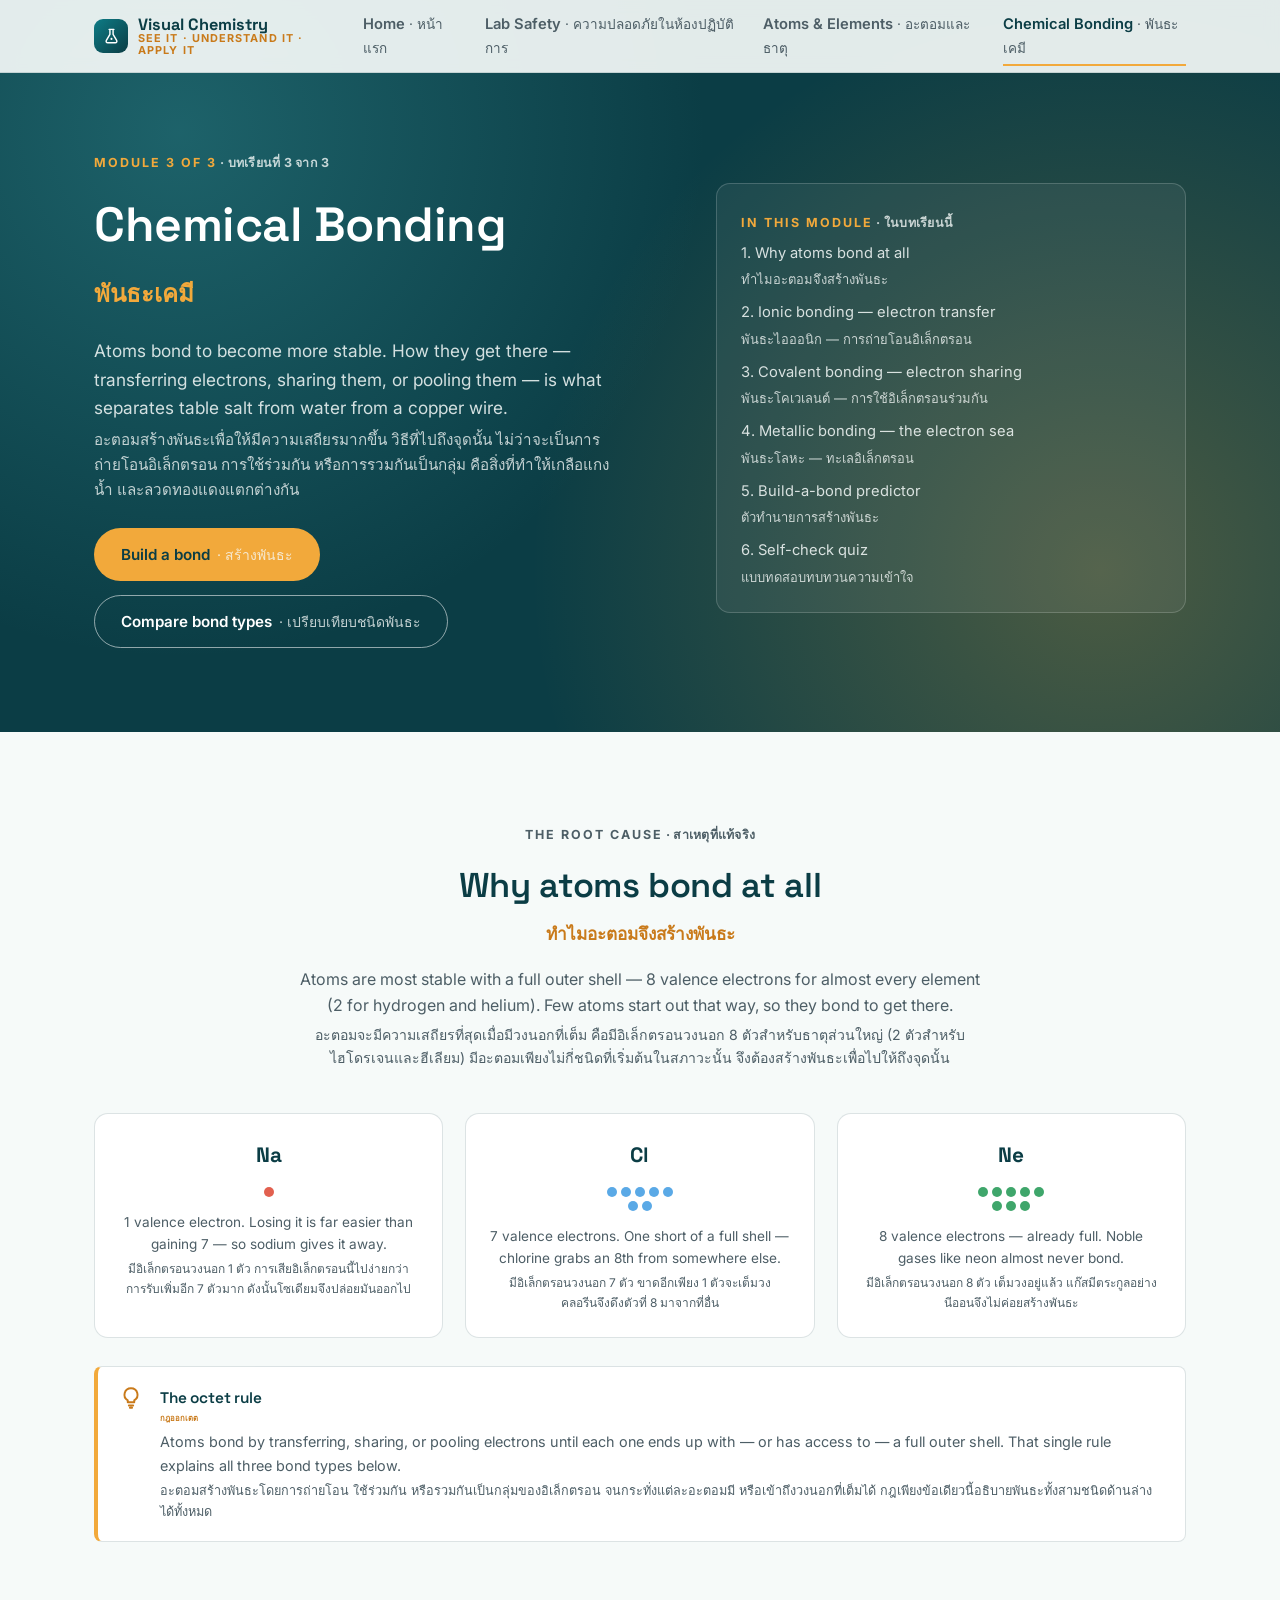
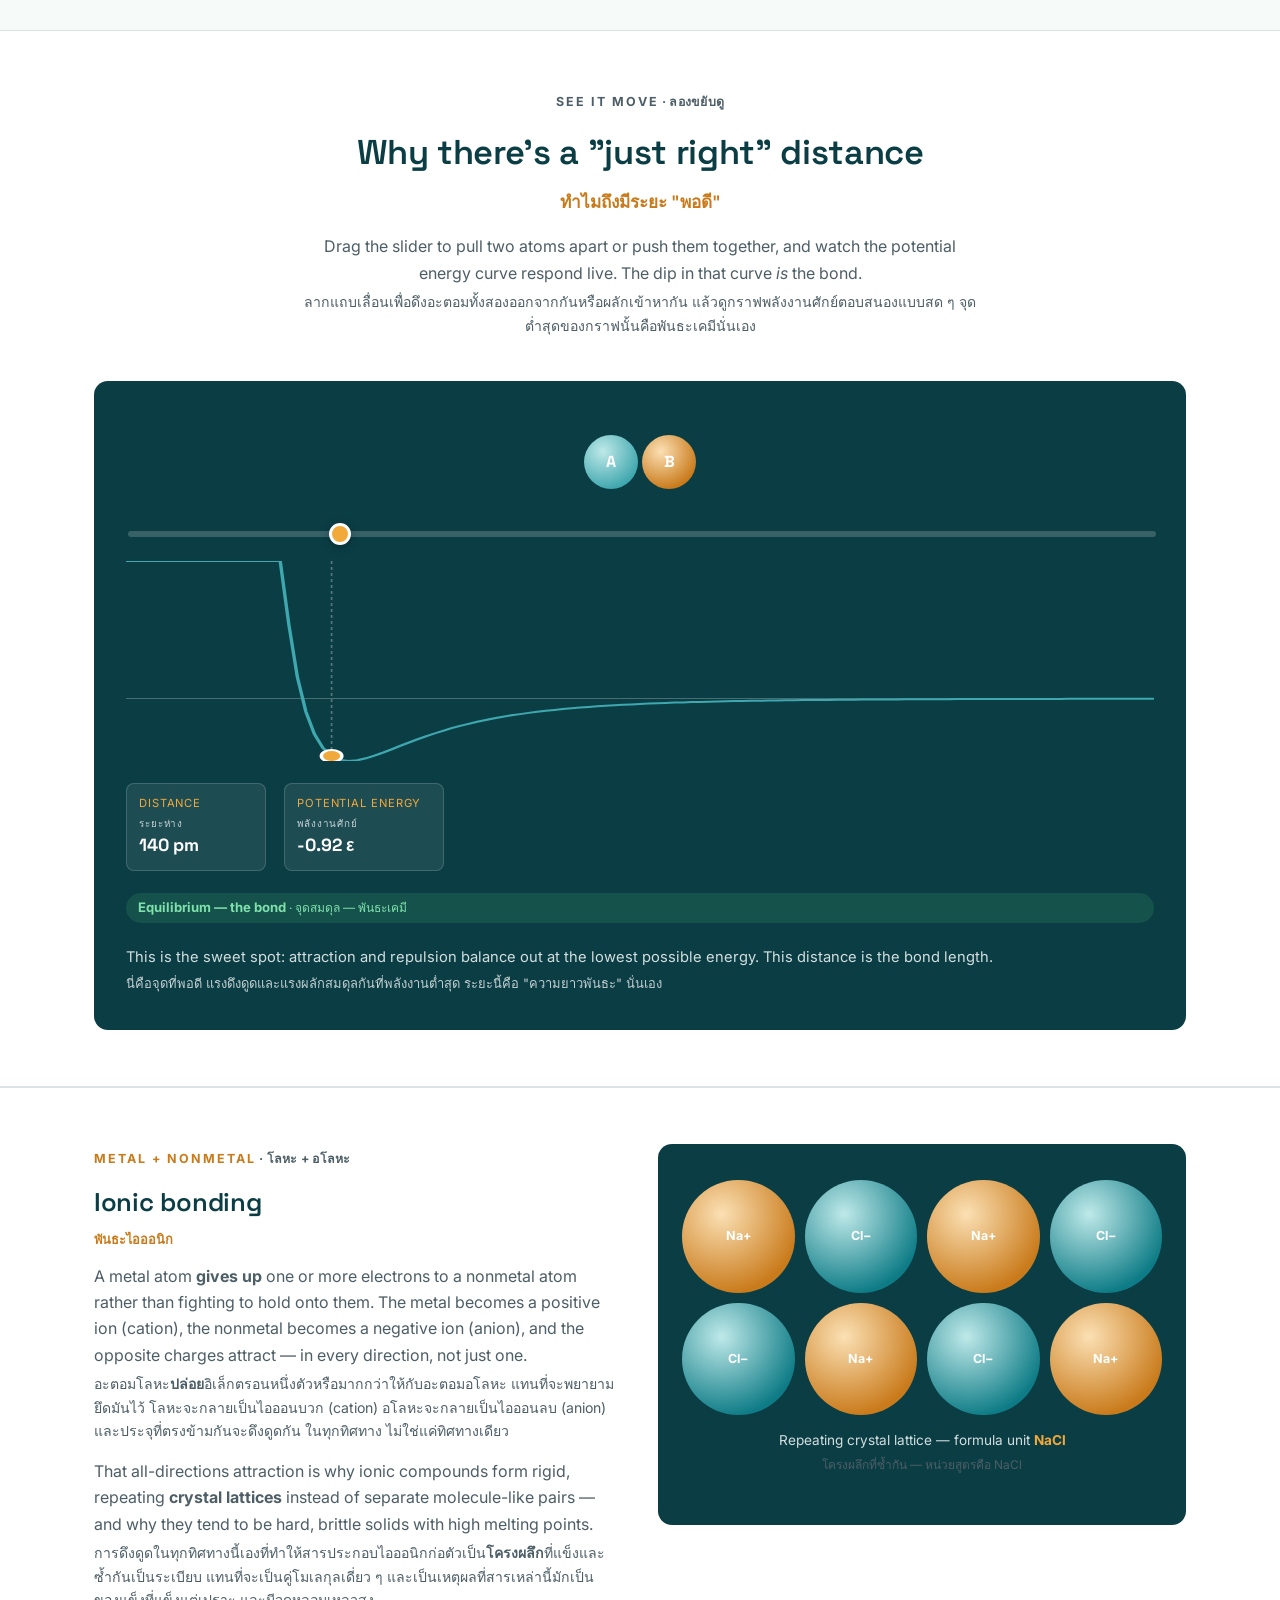
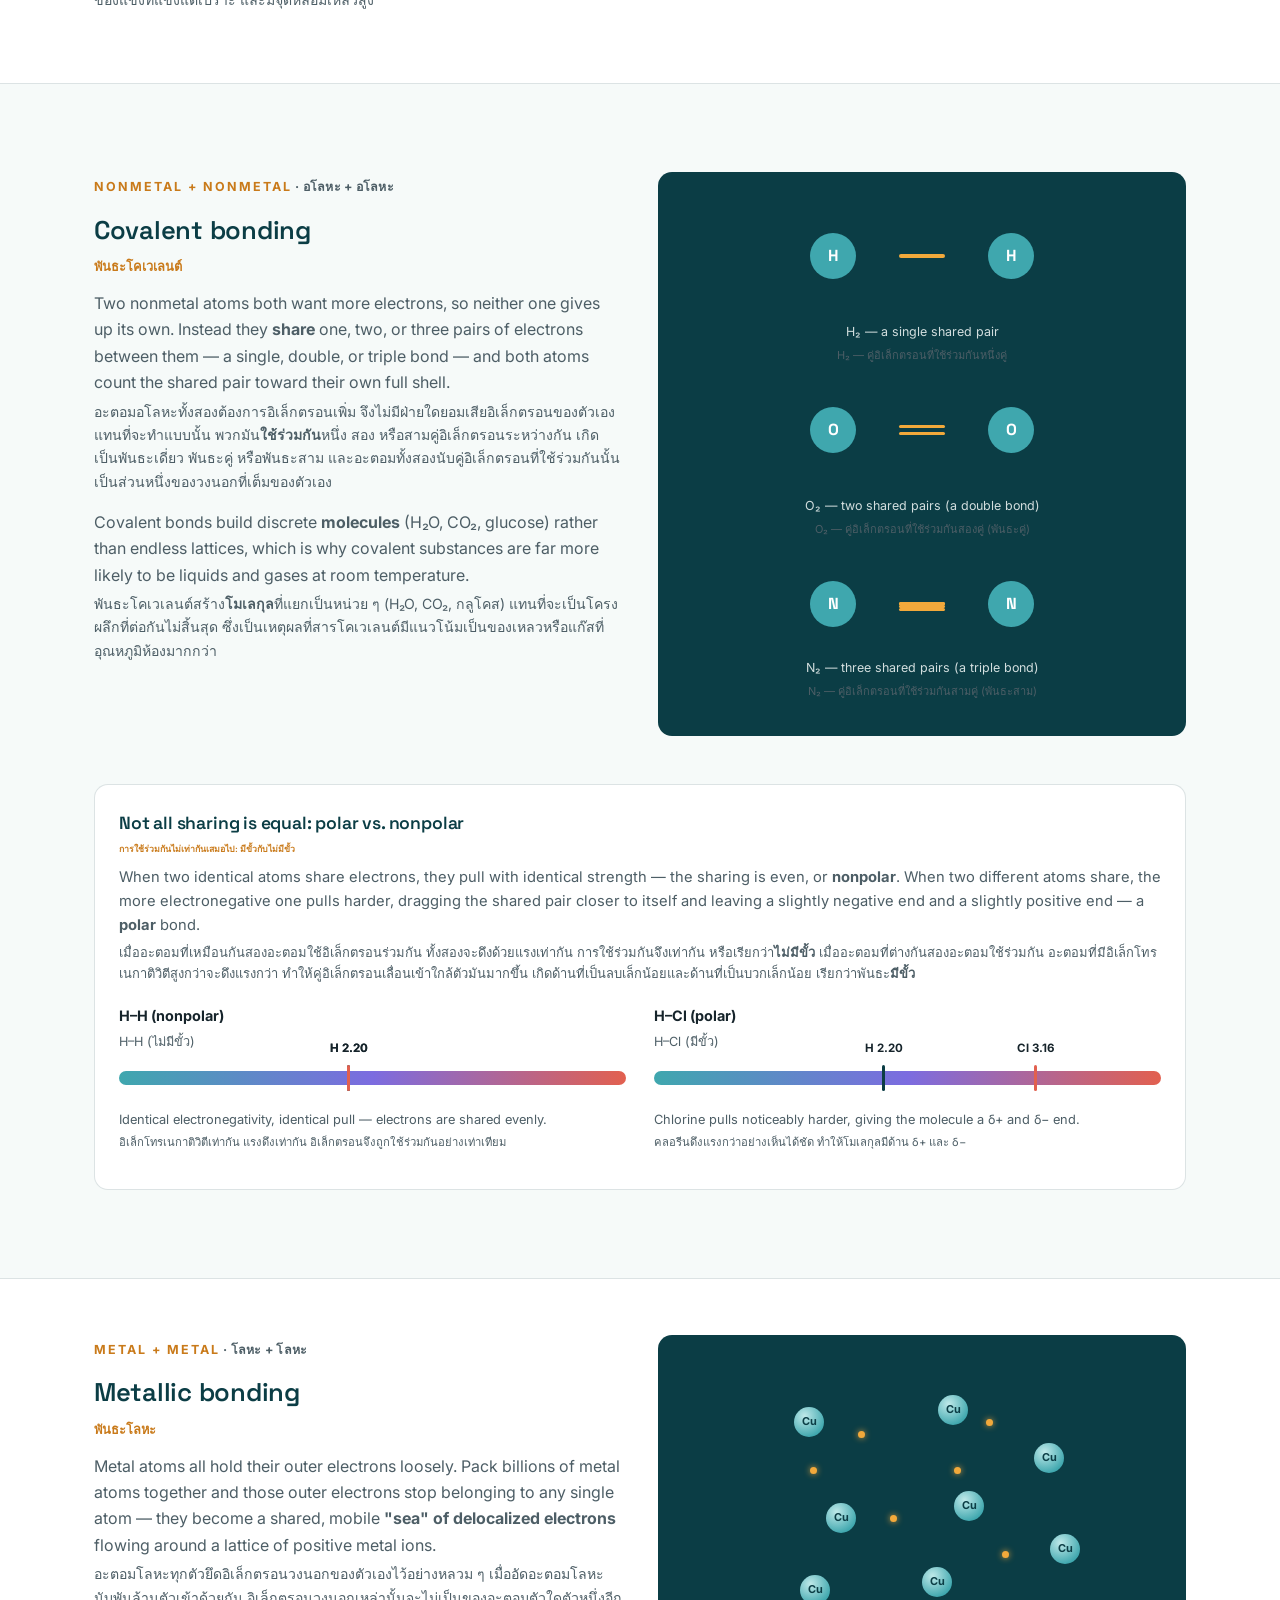
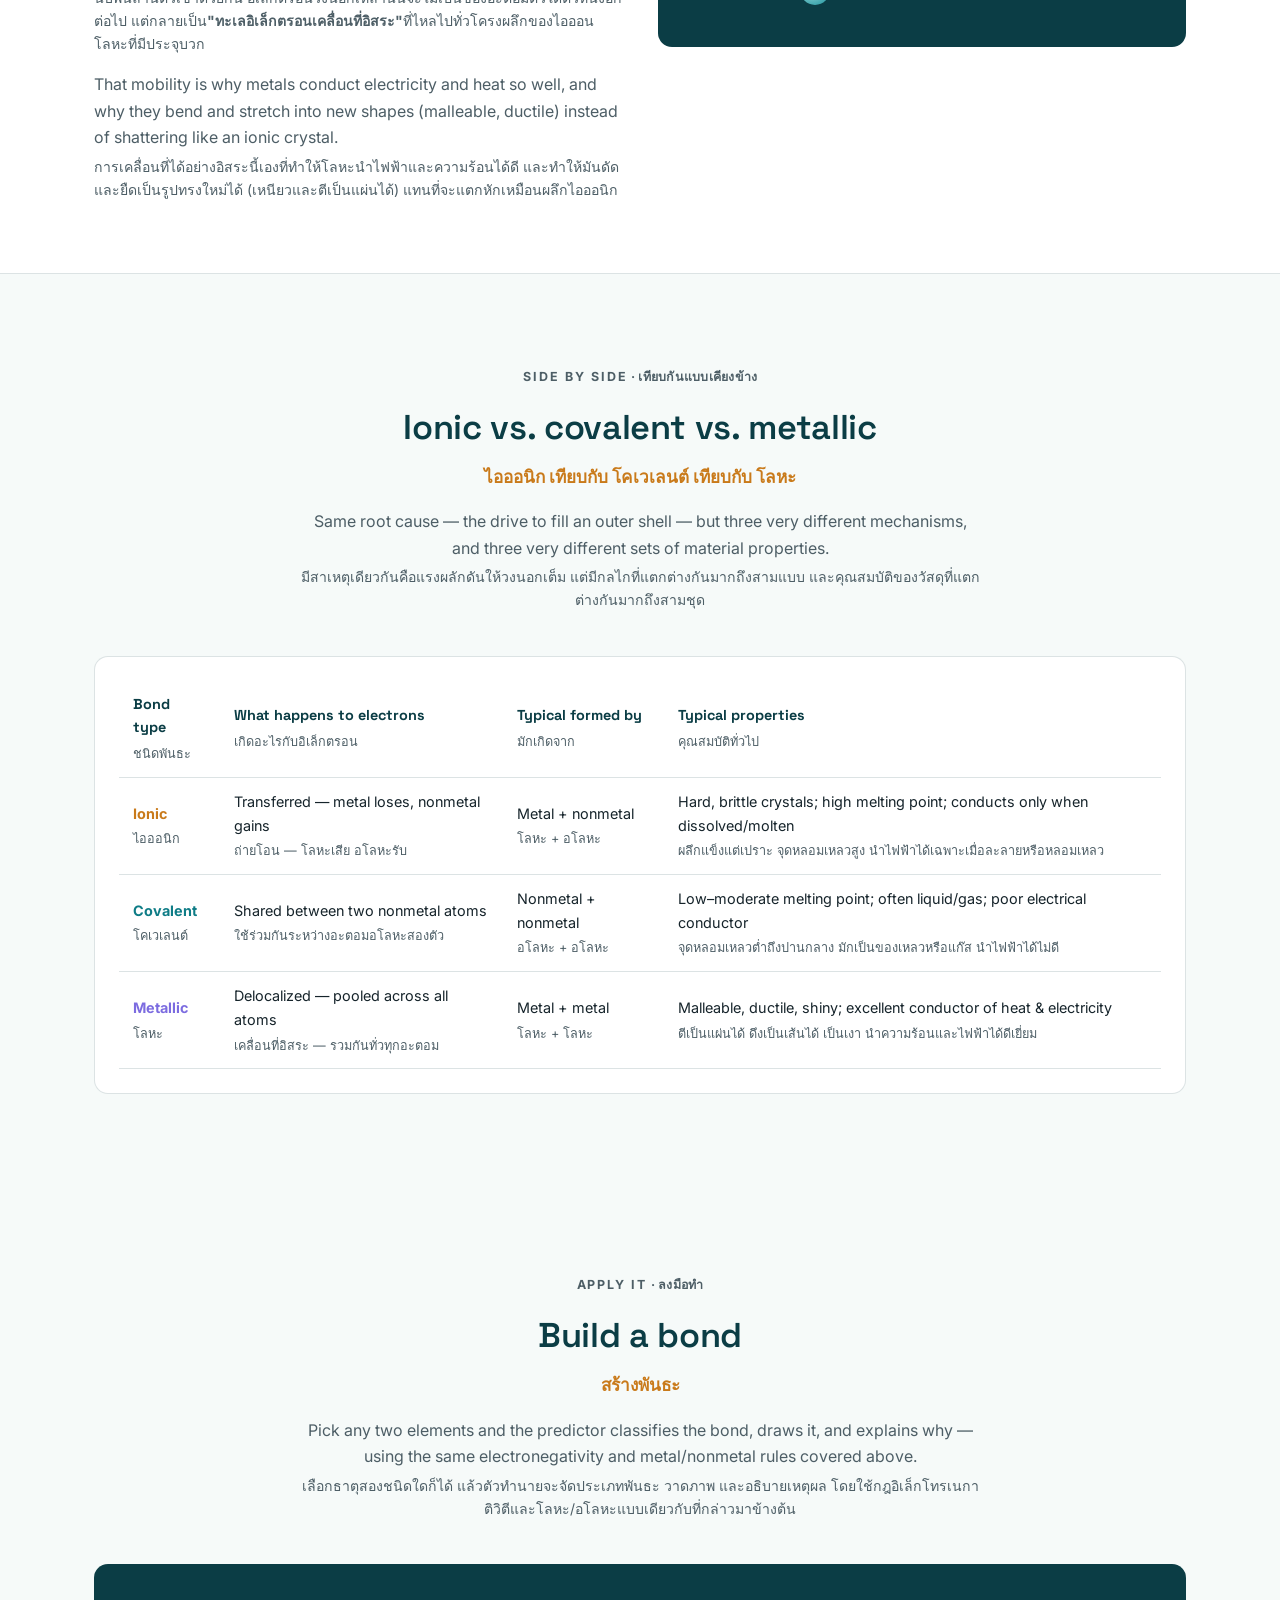
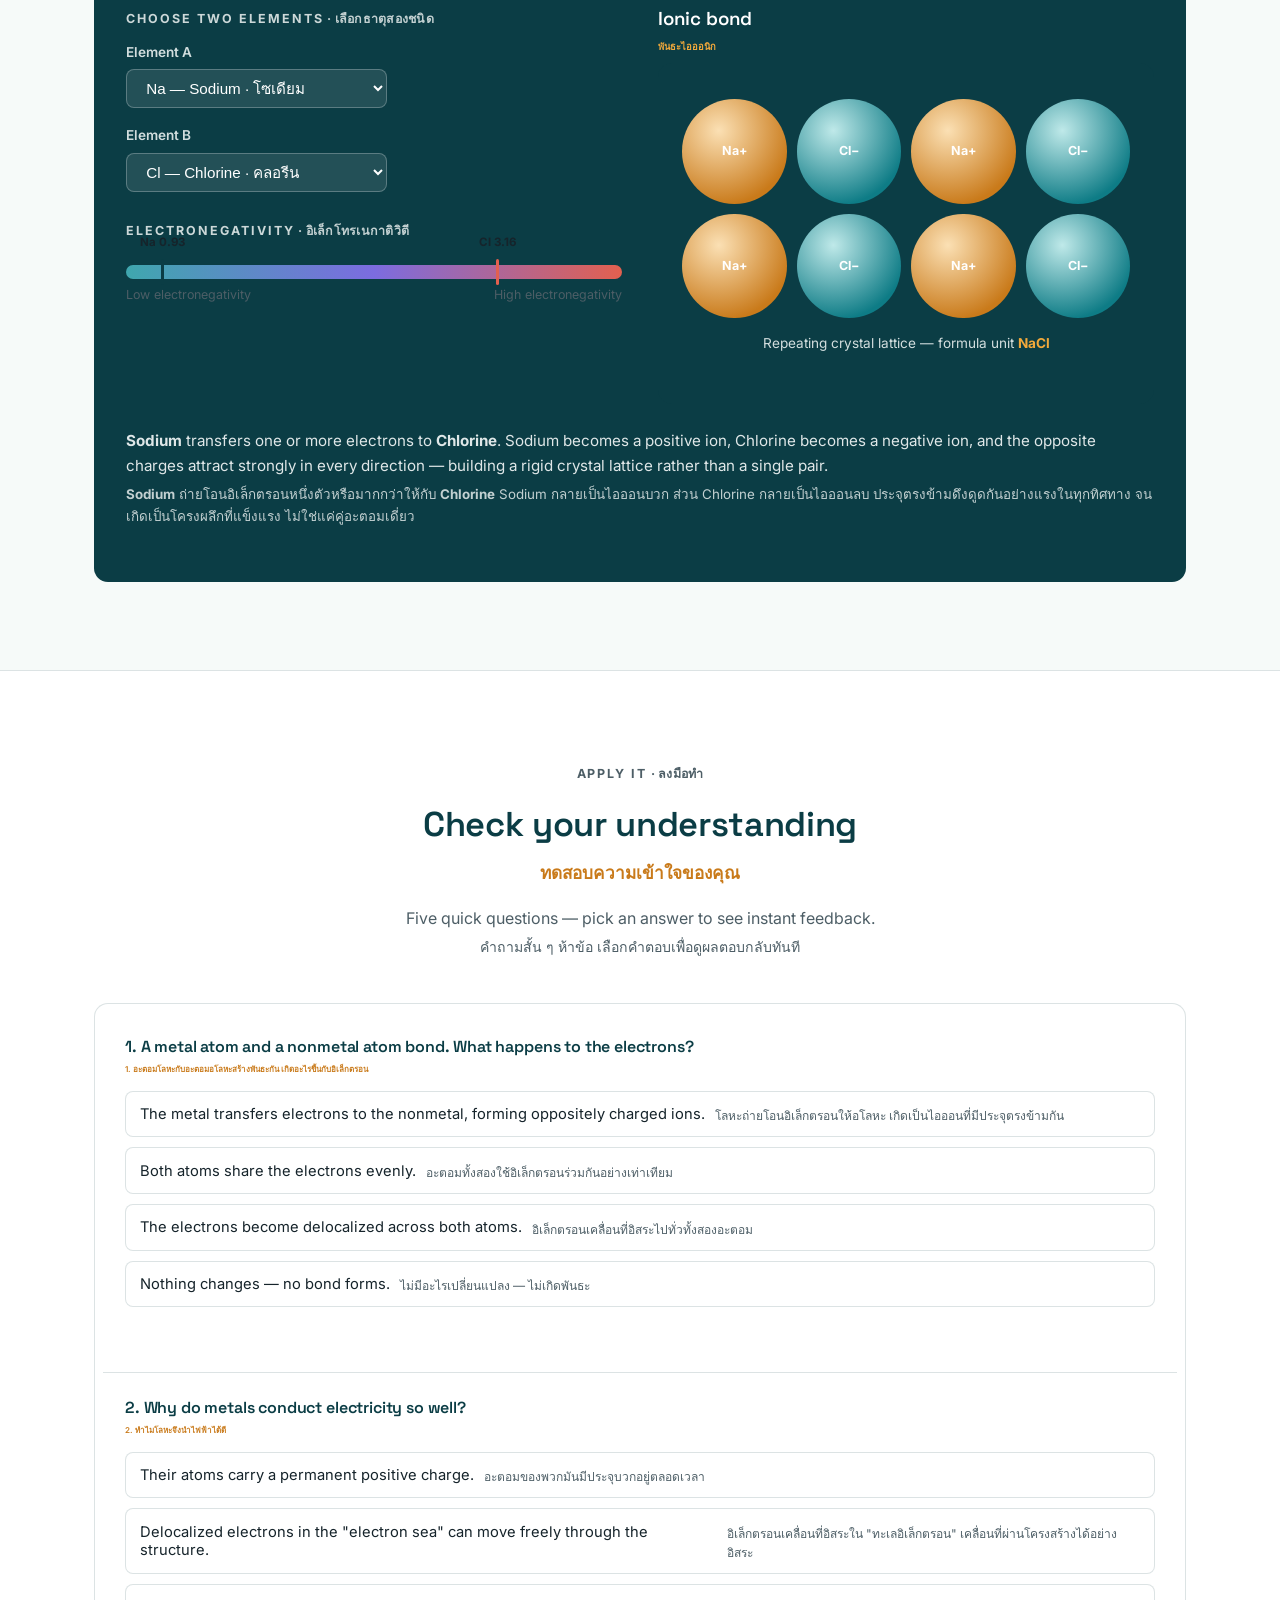
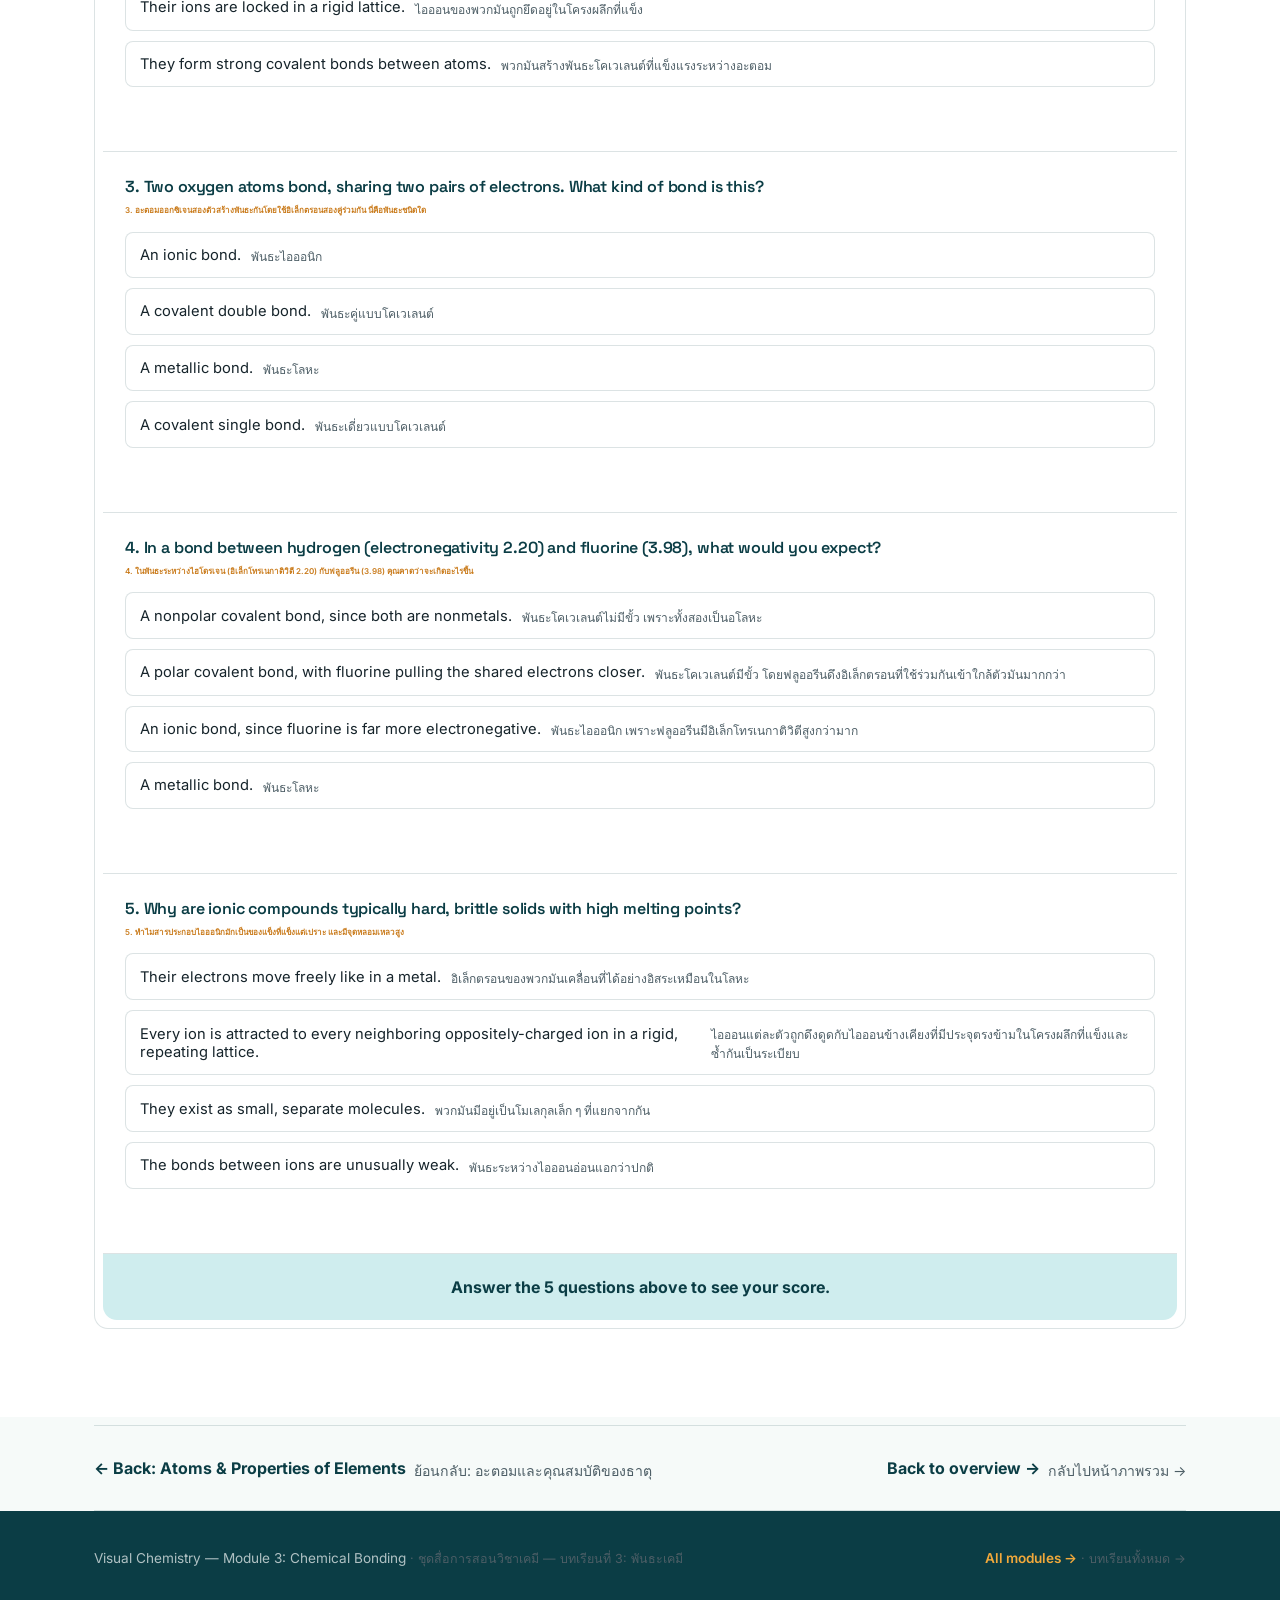
<file: chemical-bonding.html>
<!DOCTYPE html>
<html lang="en">
<head>
<meta charset="UTF-8">
<meta name="viewport" content="width=device-width, initial-scale=1.0">
<title>Chemical Bonding · Visual Chemistry</title>
<meta name="description" content="Why atoms bond, and how ionic, covalent, and metallic bonds give materials their properties — with an interactive bond-type predictor.">
<link rel="preconnect" href="https://fonts.googleapis.com">
<link rel="preconnect" href="https://fonts.gstatic.com" crossorigin>
<link href="https://fonts.googleapis.com/css2?family=Space+Grotesk:wght@500;600;700&family=Inter:wght@400;500;600;700&display=swap" rel="stylesheet">
<link rel="stylesheet" href="assets/style.css">
</head>
<body>

<header class="site-header" id="siteHeader">
  <div class="container header-inner">
    <a href="index.html" class="brand">
      <span class="brand-mark" aria-hidden="true">
        <svg viewBox="0 0 24 24" fill="none" stroke="currentColor" stroke-width="1.8"><path d="M9 3h6M10 3v6.2L5.5 17a2 2 0 001.7 3h9.6a2 2 0 001.7-3L14 9.2V3" stroke-linecap="round" stroke-linejoin="round"/><circle cx="12" cy="15" r="1.3" fill="currentColor" stroke="none"/></svg>
      </span>
      <span class="brand-text">
        <span class="brand-en">Visual Chemistry</span>
        <span class="brand-sub">See it · Understand it · Apply it</span>
      </span>
    </a>
    <nav class="nav-desktop" aria-label="Main menu">
      <a href="index.html">Home<span class="lang-th">หน้าแรก</span></a>
      <a href="lab-safety.html">Lab Safety<span class="lang-th">ความปลอดภัยในห้องปฏิบัติการ</span></a>
      <a href="atoms-elements.html">Atoms &amp; Elements<span class="lang-th">อะตอมและธาตุ</span></a>
      <a href="chemical-bonding.html" class="is-active">Chemical Bonding<span class="lang-th">พันธะเคมี</span></a>
    </nav>
    <button class="nav-toggle" id="navToggle" aria-label="Open menu" aria-expanded="false">
      <span></span><span></span><span></span>
    </button>
  </div>
  <nav class="nav-mobile" id="navMobile" aria-label="Mobile menu">
    <a href="index.html">Home<span class="lang-th">หน้าแรก</span></a>
    <a href="lab-safety.html">Lab Safety<span class="lang-th">ความปลอดภัยในห้องปฏิบัติการ</span></a>
    <a href="atoms-elements.html">Atoms &amp; Elements<span class="lang-th">อะตอมและธาตุ</span></a>
    <a href="chemical-bonding.html">Chemical Bonding<span class="lang-th">พันธะเคมี</span></a>
  </nav>
</header>

<!-- HERO -->
<section class="hero">
  <div class="container hero-grid">
    <div>
      <p class="eyebrow eyebrow-light">Module 3 of 3<span class="lang-th">บทเรียนที่ 3 จาก 3</span></p>
      <h1>Chemical Bonding<span class="lang-th">พันธะเคมี</span></h1>
      <p class="hero-lead">Atoms bond to become more stable. How they get there — transferring electrons, sharing them, or pooling them — is what separates table salt from water from a copper wire.<span class="lang-th">อะตอมสร้างพันธะเพื่อให้มีความเสถียรมากขึ้น วิธีที่ไปถึงจุดนั้น ไม่ว่าจะเป็นการถ่ายโอนอิเล็กตรอน การใช้ร่วมกัน หรือการรวมกันเป็นกลุ่ม คือสิ่งที่ทำให้เกลือแกง น้ำ และลวดทองแดงแตกต่างกัน</span></p>
      <div class="hero-actions">
        <a href="#bond-builder" class="btn btn-primary">Build a bond<span class="lang-th">สร้างพันธะ</span></a>
        <a href="#compare" class="btn btn-outline-light">Compare bond types<span class="lang-th">เปรียบเทียบชนิดพันธะ</span></a>
      </div>
    </div>
    <div class="card" style="background:rgba(255,255,255,.06);border-color:rgba(255,255,255,.18);color:#fff;">
      <p class="eyebrow eyebrow-light" style="margin-bottom:.6em;">In this module<span class="lang-th">ในบทเรียนนี้</span></p>
      <ul style="display:grid;gap:10px;font-size:.92rem;color:rgba(246,250,249,.85);">
        <li>1. Why atoms bond at all<span class="lang-th">ทำไมอะตอมจึงสร้างพันธะ</span></li>
        <li>2. Ionic bonding — electron transfer<span class="lang-th">พันธะไอออนิก — การถ่ายโอนอิเล็กตรอน</span></li>
        <li>3. Covalent bonding — electron sharing<span class="lang-th">พันธะโคเวเลนต์ — การใช้อิเล็กตรอนร่วมกัน</span></li>
        <li>4. Metallic bonding — the electron sea<span class="lang-th">พันธะโลหะ — ทะเลอิเล็กตรอน</span></li>
        <li>5. Build-a-bond predictor<span class="lang-th">ตัวทำนายการสร้างพันธะ</span></li>
        <li>6. Self-check quiz<span class="lang-th">แบบทดสอบทบทวนความเข้าใจ</span></li>
      </ul>
    </div>
  </div>
</section>

<!-- WHY ATOMS BOND -->
<section>
  <div class="container">
    <div class="section-head reveal">
      <p class="eyebrow">The root cause<span class="lang-th">สาเหตุที่แท้จริง</span></p>
      <h2>Why atoms bond at all<span class="lang-th">ทำไมอะตอมจึงสร้างพันธะ</span></h2>
      <p>Atoms are most stable with a full outer shell — 8 valence electrons for almost every element (2 for hydrogen and helium). Few atoms start out that way, so they bond to get there.<span class="lang-th">อะตอมจะมีความเสถียรที่สุดเมื่อมีวงนอกที่เต็ม คือมีอิเล็กตรอนวงนอก 8 ตัวสำหรับธาตุส่วนใหญ่ (2 ตัวสำหรับไฮโดรเจนและฮีเลียม) มีอะตอมเพียงไม่กี่ชนิดที่เริ่มต้นในสภาวะนั้น จึงต้องสร้างพันธะเพื่อไปให้ถึงจุดนั้น</span></p>
    </div>
    <div class="grid-3">
      <div class="card reveal" style="text-align:center;">
        <div style="font-family:'Space Grotesk',sans-serif;font-weight:700;font-size:1.3rem;color:var(--teal-deep);">Na</div>
        <div style="display:flex;justify-content:center;gap:4px;margin:14px 0;">
          <span style="width:10px;height:10px;border-radius:50%;background:var(--coral);display:inline-block;"></span>
        </div>
        <p style="font-size:.85rem;color:var(--ink-soft);margin:0;">1 valence electron. Losing it is far easier than gaining 7 — so sodium gives it away.<span class="lang-th">มีอิเล็กตรอนวงนอก 1 ตัว การเสียอิเล็กตรอนนี้ไปง่ายกว่าการรับเพิ่มอีก 7 ตัวมาก ดังนั้นโซเดียมจึงปล่อยมันออกไป</span></p>
      </div>
      <div class="card reveal" style="text-align:center;">
        <div style="font-family:'Space Grotesk',sans-serif;font-weight:700;font-size:1.3rem;color:var(--teal-deep);">Cl</div>
        <div style="display:flex;justify-content:center;flex-wrap:wrap;gap:4px;margin:14px 0;max-width:70px;margin-inline:auto;">
          <span style="width:10px;height:10px;border-radius:50%;background:var(--blue);display:inline-block;" aria-hidden="true"></span>
          <span style="width:10px;height:10px;border-radius:50%;background:var(--blue);display:inline-block;" aria-hidden="true"></span>
          <span style="width:10px;height:10px;border-radius:50%;background:var(--blue);display:inline-block;" aria-hidden="true"></span>
          <span style="width:10px;height:10px;border-radius:50%;background:var(--blue);display:inline-block;" aria-hidden="true"></span>
          <span style="width:10px;height:10px;border-radius:50%;background:var(--blue);display:inline-block;" aria-hidden="true"></span>
          <span style="width:10px;height:10px;border-radius:50%;background:var(--blue);display:inline-block;" aria-hidden="true"></span>
          <span style="width:10px;height:10px;border-radius:50%;background:var(--blue);display:inline-block;" aria-hidden="true"></span>
        </div>
        <p style="font-size:.85rem;color:var(--ink-soft);margin:0;">7 valence electrons. One short of a full shell — chlorine grabs an 8th from somewhere else.<span class="lang-th">มีอิเล็กตรอนวงนอก 7 ตัว ขาดอีกเพียง 1 ตัวจะเต็มวง คลอรีนจึงดึงตัวที่ 8 มาจากที่อื่น</span></p>
      </div>
      <div class="card reveal" style="text-align:center;">
        <div style="font-family:'Space Grotesk',sans-serif;font-weight:700;font-size:1.3rem;color:var(--teal-deep);">Ne</div>
        <div style="display:flex;justify-content:center;flex-wrap:wrap;gap:4px;margin:14px 0;max-width:70px;margin-inline:auto;">
          <span style="width:10px;height:10px;border-radius:50%;background:var(--green);display:inline-block;" aria-hidden="true"></span>
          <span style="width:10px;height:10px;border-radius:50%;background:var(--green);display:inline-block;" aria-hidden="true"></span>
          <span style="width:10px;height:10px;border-radius:50%;background:var(--green);display:inline-block;" aria-hidden="true"></span>
          <span style="width:10px;height:10px;border-radius:50%;background:var(--green);display:inline-block;" aria-hidden="true"></span>
          <span style="width:10px;height:10px;border-radius:50%;background:var(--green);display:inline-block;" aria-hidden="true"></span>
          <span style="width:10px;height:10px;border-radius:50%;background:var(--green);display:inline-block;" aria-hidden="true"></span>
          <span style="width:10px;height:10px;border-radius:50%;background:var(--green);display:inline-block;" aria-hidden="true"></span>
          <span style="width:10px;height:10px;border-radius:50%;background:var(--green);display:inline-block;" aria-hidden="true"></span>
        </div>
        <p style="font-size:.85rem;color:var(--ink-soft);margin:0;">8 valence electrons — already full. Noble gases like neon almost never bond.<span class="lang-th">มีอิเล็กตรอนวงนอก 8 ตัว เต็มวงอยู่แล้ว แก๊สมีตระกูลอย่างนีออนจึงไม่ค่อยสร้างพันธะ</span></p>
      </div>
    </div>
    <div class="callout reveal" style="margin-top:28px;">
      <svg viewBox="0 0 24 24" fill="none" stroke="currentColor" stroke-width="1.8"><path d="M12 3a6 6 0 00-3 11.2V16h6v-1.8A6 6 0 0012 3z" stroke-linejoin="round"/><path d="M10 19h4M11 21h2" stroke-linecap="round"/></svg>
      <div><h4>The octet rule<span class="lang-th">กฎออกเตต</span></h4><p>Atoms bond by transferring, sharing, or pooling electrons until each one ends up with — or has access to — a full outer shell. That single rule explains all three bond types below.<span class="lang-th">อะตอมสร้างพันธะโดยการถ่ายโอน ใช้ร่วมกัน หรือรวมกันเป็นกลุ่มของอิเล็กตรอน จนกระทั่งแต่ละอะตอมมี หรือเข้าถึงวงนอกที่เต็มได้ กฎเพียงข้อเดียวนี้อธิบายพันธะทั้งสามชนิดด้านล่างได้ทั้งหมด</span></p></div>
    </div>
  </div>
</section>

<!-- BOND ENERGY SIMULATOR -->
<section class="section-tight" style="background:var(--white);border-top:1px solid var(--line);border-bottom:1px solid var(--line);">
  <div class="container">
    <div class="section-head reveal">
      <p class="eyebrow">See it move<span class="lang-th">ลองขยับดู</span></p>
      <h2>Why there's a "just right" distance<span class="lang-th">ทำไมถึงมีระยะ "พอดี"</span></h2>
      <p>Drag the slider to pull two atoms apart or push them together, and watch the potential energy curve respond live. The dip in that curve <em>is</em> the bond.<span class="lang-th">ลากแถบเลื่อนเพื่อดึงอะตอมทั้งสองออกจากกันหรือผลักเข้าหากัน แล้วดูกราฟพลังงานศักย์ตอบสนองแบบสด ๆ จุดต่ำสุดของกราฟนั้นคือพันธะเคมีนั่นเอง</span></p>
    </div>
    <div class="panel-dark reveal" style="padding:36px 32px;">
      <div class="be-wrap">
        <div class="be-atoms-track" id="beAtomsTrack">
          <div class="be-atom" id="beAtomA" style="background:radial-gradient(circle at 35% 30%,#bfe9e9,var(--teal-mid) 75%);">A</div>
          <div class="be-atom" id="beAtomB" style="background:radial-gradient(circle at 35% 30%,#fbe0b4,var(--amber-deep) 75%);">B</div>
        </div>
        <input type="range" class="range-slider" id="beSlider" min="0" max="100" value="20" aria-label="Distance between atoms">
        <svg class="be-energy-chart" id="beChart" viewBox="0 0 600 200" preserveAspectRatio="none"></svg>
        <div class="be-energy-readout">
          <div class="readout-cell" style="min-width:140px;"><div class="label">Distance<span class="lang-th">ระยะห่าง</span></div><div class="value" id="beDistanceVal" style="font-size:1.1rem;">—</div></div>
          <div class="readout-cell" style="min-width:160px;"><div class="label">Potential energy<span class="lang-th">พลังงานศักย์</span></div><div class="value" id="beEnergyVal" style="font-size:1.1rem;">—</div></div>
        </div>
        <span class="be-state-label" id="beStateLabel">—</span>
        <p id="beExplain" style="color:rgba(246,250,249,.85);font-size:.92rem;margin:0;"></p>
      </div>
    </div>
  </div>
</section>

<!-- IONIC -->
<section class="section-tight" style="background:var(--white);border-top:1px solid var(--line);border-bottom:1px solid var(--line);">
  <div class="container">
    <div class="grid-2">
      <div class="reveal">
        <p class="eyebrow">Metal + nonmetal<span class="lang-th">โลหะ + อโลหะ</span></p>
        <h2 style="font-size:1.6rem;">Ionic bonding<span class="lang-th">พันธะไอออนิก</span></h2>
        <p style="color:var(--ink-soft);">A metal atom <strong>gives up</strong> one or more electrons to a nonmetal atom rather than fighting to hold onto them. The metal becomes a positive ion (cation), the nonmetal becomes a negative ion (anion), and the opposite charges attract — in every direction, not just one.<span class="lang-th">อะตอมโลหะ<strong>ปล่อย</strong>อิเล็กตรอนหนึ่งตัวหรือมากกว่าให้กับอะตอมอโลหะ แทนที่จะพยายามยึดมันไว้ โลหะจะกลายเป็นไอออนบวก (cation) อโลหะจะกลายเป็นไอออนลบ (anion) และประจุที่ตรงข้ามกันจะดึงดูดกัน ในทุกทิศทาง ไม่ใช่แค่ทิศทางเดียว</span></p>
        <p style="color:var(--ink-soft);">That all-directions attraction is why ionic compounds form rigid, repeating <strong>crystal lattices</strong> instead of separate molecule-like pairs — and why they tend to be hard, brittle solids with high melting points.<span class="lang-th">การดึงดูดในทุกทิศทางนี้เองที่ทำให้สารประกอบไอออนิกก่อตัวเป็น<strong>โครงผลึก</strong>ที่แข็งและซ้ำกันเป็นระเบียบ แทนที่จะเป็นคู่โมเลกุลเดี่ยว ๆ และเป็นเหตุผลที่สารเหล่านี้มักเป็นของแข็งที่แข็งแต่เปราะ และมีจุดหลอมเหลวสูง</span></p>
      </div>
      <div class="bond-stage reveal">
        <div style="width:100%;">
          <div class="lattice">
            <div class="lattice-ion pos">Na+</div>
            <div class="lattice-ion neg">Cl−</div>
            <div class="lattice-ion pos">Na+</div>
            <div class="lattice-ion neg">Cl−</div>
            <div class="lattice-ion neg">Cl−</div>
            <div class="lattice-ion pos">Na+</div>
            <div class="lattice-ion neg">Cl−</div>
            <div class="lattice-ion pos">Na+</div>
          </div>
          <p style="text-align:center;color:rgba(246,250,249,.85);font-size:.85rem;margin-top:14px;">Repeating crystal lattice — formula unit <strong style="color:var(--amber);">NaCl</strong><span class="lang-th">โครงผลึกที่ซ้ำกัน — หน่วยสูตรคือ NaCl</span></p>
        </div>
      </div>
    </div>
  </div>
</section>

<!-- COVALENT -->
<section>
  <div class="container">
    <div class="grid-2">
      <div class="bond-stage reveal" style="order:2;">
        <div style="width:100%;">
          <div class="lewis-stage" style="margin-bottom:18px;">
            <div class="lewis-atom"><div class="lewis-core">H</div></div>
            <div class="bond-line"></div>
            <div class="lewis-atom"><div class="lewis-core">H</div></div>
          </div>
          <p style="text-align:center;color:rgba(246,250,249,.85);font-size:.78rem;margin:0 0 18px;">H₂ — a single shared pair<span class="lang-th">H₂ — คู่อิเล็กตรอนที่ใช้ร่วมกันหนึ่งคู่</span></p>
          <div class="lewis-stage" style="margin-bottom:18px;">
            <div class="lewis-atom"><div class="lewis-core">O</div></div>
            <div class="bond-line double"><span></span><span></span></div>
            <div class="lewis-atom"><div class="lewis-core">O</div></div>
          </div>
          <p style="text-align:center;color:rgba(246,250,249,.85);font-size:.78rem;margin:0 0 18px;">O₂ — two shared pairs (a double bond)<span class="lang-th">O₂ — คู่อิเล็กตรอนที่ใช้ร่วมกันสองคู่ (พันธะคู่)</span></p>
          <div class="lewis-stage">
            <div class="lewis-atom"><div class="lewis-core">N</div></div>
            <div class="bond-line triple"><span></span><span></span><span></span></div>
            <div class="lewis-atom"><div class="lewis-core">N</div></div>
          </div>
          <p style="text-align:center;color:rgba(246,250,249,.85);font-size:.78rem;margin:6px 0 0;">N₂ — three shared pairs (a triple bond)<span class="lang-th">N₂ — คู่อิเล็กตรอนที่ใช้ร่วมกันสามคู่ (พันธะสาม)</span></p>
        </div>
      </div>
      <div class="reveal" style="order:1;">
        <p class="eyebrow">Nonmetal + nonmetal<span class="lang-th">อโลหะ + อโลหะ</span></p>
        <h2 style="font-size:1.6rem;">Covalent bonding<span class="lang-th">พันธะโคเวเลนต์</span></h2>
        <p style="color:var(--ink-soft);">Two nonmetal atoms both want more electrons, so neither one gives up its own. Instead they <strong>share</strong> one, two, or three pairs of electrons between them — a single, double, or triple bond — and both atoms count the shared pair toward their own full shell.<span class="lang-th">อะตอมอโลหะทั้งสองต้องการอิเล็กตรอนเพิ่ม จึงไม่มีฝ่ายใดยอมเสียอิเล็กตรอนของตัวเอง แทนที่จะทำแบบนั้น พวกมัน<strong>ใช้ร่วมกัน</strong>หนึ่ง สอง หรือสามคู่อิเล็กตรอนระหว่างกัน เกิดเป็นพันธะเดี่ยว พันธะคู่ หรือพันธะสาม และอะตอมทั้งสองนับคู่อิเล็กตรอนที่ใช้ร่วมกันนั้นเป็นส่วนหนึ่งของวงนอกที่เต็มของตัวเอง</span></p>
        <p style="color:var(--ink-soft);">Covalent bonds build discrete <strong>molecules</strong> (H₂O, CO₂, glucose) rather than endless lattices, which is why covalent substances are far more likely to be liquids and gases at room temperature.<span class="lang-th">พันธะโคเวเลนต์สร้าง<strong>โมเลกุล</strong>ที่แยกเป็นหน่วย ๆ (H₂O, CO₂, กลูโคส) แทนที่จะเป็นโครงผลึกที่ต่อกันไม่สิ้นสุด ซึ่งเป็นเหตุผลที่สารโคเวเลนต์มีแนวโน้มเป็นของเหลวหรือแก๊สที่อุณหภูมิห้องมากกว่า</span></p>
      </div>
    </div>

    <div class="card reveal" style="margin-top:48px;">
      <h3 style="font-size:1.1rem;">Not all sharing is equal: polar vs. nonpolar<span class="lang-th">การใช้ร่วมกันไม่เท่ากันเสมอไป: มีขั้วกับไม่มีขั้ว</span></h3>
      <p style="color:var(--ink-soft);font-size:.92rem;">When two identical atoms share electrons, they pull with identical strength — the sharing is even, or <strong>nonpolar</strong>. When two different atoms share, the more electronegative one pulls harder, dragging the shared pair closer to itself and leaving a slightly negative end and a slightly positive end — a <strong>polar</strong> bond.<span class="lang-th">เมื่ออะตอมที่เหมือนกันสองอะตอมใช้อิเล็กตรอนร่วมกัน ทั้งสองจะดึงด้วยแรงเท่ากัน การใช้ร่วมกันจึงเท่ากัน หรือเรียกว่า<strong>ไม่มีขั้ว</strong> เมื่ออะตอมที่ต่างกันสองอะตอมใช้ร่วมกัน อะตอมที่มีอิเล็กโทรเนกาติวิตีสูงกว่าจะดึงแรงกว่า ทำให้คู่อิเล็กตรอนเลื่อนเข้าใกล้ตัวมันมากขึ้น เกิดด้านที่เป็นลบเล็กน้อยและด้านที่เป็นบวกเล็กน้อย เรียกว่าพันธะ<strong>มีขั้ว</strong></span></p>
      <div class="grid-2" style="margin-top:20px;gap:28px;">
        <div>
          <p style="font-weight:700;font-size:.9rem;margin-bottom:6px;">H–H (nonpolar)<span class="lang-th">H–H (ไม่มีขั้ว)</span></p>
          <div class="electroneg-meter">
            <div class="electroneg-pin" data-label="H 2.20" style="left:45%;background:var(--teal-deep);"></div>
            <div class="electroneg-pin" data-label="H 2.20" style="left:45%;background:var(--coral);"></div>
          </div>
          <p style="font-size:.8rem;color:var(--ink-soft);margin-top:24px;">Identical electronegativity, identical pull — electrons are shared evenly.<span class="lang-th">อิเล็กโทรเนกาติวิตีเท่ากัน แรงดึงเท่ากัน อิเล็กตรอนจึงถูกใช้ร่วมกันอย่างเท่าเทียม</span></p>
        </div>
        <div>
          <p style="font-weight:700;font-size:.9rem;margin-bottom:6px;">H–Cl (polar)<span class="lang-th">H–Cl (มีขั้ว)</span></p>
          <div class="electroneg-meter">
            <div class="electroneg-pin" data-label="H 2.20" style="left:45%;background:var(--teal-deep);"></div>
            <div class="electroneg-pin" data-label="Cl 3.16" style="left:75%;background:var(--coral);"></div>
          </div>
          <p style="font-size:.8rem;color:var(--ink-soft);margin-top:24px;">Chlorine pulls noticeably harder, giving the molecule a δ+ and δ− end.<span class="lang-th">คลอรีนดึงแรงกว่าอย่างเห็นได้ชัด ทำให้โมเลกุลมีด้าน δ+ และ δ−</span></p>
        </div>
      </div>
    </div>
  </div>
</section>

<!-- METALLIC -->
<section class="section-tight" style="background:var(--white);border-top:1px solid var(--line);border-bottom:1px solid var(--line);">
  <div class="container">
    <div class="grid-2">
      <div class="reveal">
        <p class="eyebrow">Metal + metal<span class="lang-th">โลหะ + โลหะ</span></p>
        <h2 style="font-size:1.6rem;">Metallic bonding<span class="lang-th">พันธะโลหะ</span></h2>
        <p style="color:var(--ink-soft);">Metal atoms all hold their outer electrons loosely. Pack billions of metal atoms together and those outer electrons stop belonging to any single atom — they become a shared, mobile <strong>"sea" of delocalized electrons</strong> flowing around a lattice of positive metal ions.<span class="lang-th">อะตอมโลหะทุกตัวยึดอิเล็กตรอนวงนอกของตัวเองไว้อย่างหลวม ๆ เมื่ออัดอะตอมโลหะนับพันล้านตัวเข้าด้วยกัน อิเล็กตรอนวงนอกเหล่านั้นจะไม่เป็นของอะตอมตัวใดตัวหนึ่งอีกต่อไป แต่กลายเป็น<strong>"ทะเลอิเล็กตรอนเคลื่อนที่อิสระ"</strong>ที่ไหลไปทั่วโครงผลึกของไอออนโลหะที่มีประจุบวก</span></p>
        <p style="color:var(--ink-soft);">That mobility is why metals conduct electricity and heat so well, and why they bend and stretch into new shapes (malleable, ductile) instead of shattering like an ionic crystal.<span class="lang-th">การเคลื่อนที่ได้อย่างอิสระนี้เองที่ทำให้โลหะนำไฟฟ้าและความร้อนได้ดี และทำให้มันดัดและยืดเป็นรูปทรงใหม่ได้ (เหนียวและตีเป็นแผ่นได้) แทนที่จะแตกหักเหมือนผลึกไอออนิก</span></p>
      </div>
      <div class="bond-stage reveal">
        <div class="electron-sea">
          <div class="metal-ion" style="left:10%;top:15%;">Cu</div>
          <div class="metal-ion" style="left:55%;top:10%;">Cu</div>
          <div class="metal-ion" style="left:85%;top:30%;">Cu</div>
          <div class="metal-ion" style="left:20%;top:55%;">Cu</div>
          <div class="metal-ion" style="left:60%;top:50%;">Cu</div>
          <div class="metal-ion" style="left:90%;top:68%;">Cu</div>
          <div class="metal-ion" style="left:12%;top:85%;">Cu</div>
          <div class="metal-ion" style="left:50%;top:82%;">Cu</div>
          <div class="sea-electron" style="left:30%;top:25%;animation-delay:0s;"></div>
          <div class="sea-electron" style="left:70%;top:20%;animation-delay:.3s;"></div>
          <div class="sea-electron" style="left:40%;top:60%;animation-delay:.6s;"></div>
          <div class="sea-electron" style="left:75%;top:75%;animation-delay:.9s;"></div>
          <div class="sea-electron" style="left:15%;top:40%;animation-delay:1.2s;"></div>
          <div class="sea-electron" style="left:60%;top:40%;animation-delay:1.5s;"></div>
        </div>
      </div>
    </div>
  </div>
</section>

<!-- COMPARISON -->
<section id="compare">
  <div class="container">
    <div class="section-head reveal">
      <p class="eyebrow">Side by side<span class="lang-th">เทียบกันแบบเคียงข้าง</span></p>
      <h2>Ionic vs. covalent vs. metallic<span class="lang-th">ไอออนิก เทียบกับ โคเวเลนต์ เทียบกับ โลหะ</span></h2>
      <p>Same root cause — the drive to fill an outer shell — but three very different mechanisms, and three very different sets of material properties.<span class="lang-th">มีสาเหตุเดียวกันคือแรงผลักดันให้วงนอกเต็ม แต่มีกลไกที่แตกต่างกันมากถึงสามแบบ และคุณสมบัติของวัสดุที่แตกต่างกันมากถึงสามชุด</span></p>
    </div>
    <div class="card reveal" style="overflow-x:auto;">
      <table class="compare-table">
        <tr><th>Bond type<span class="lang-th">ชนิดพันธะ</span></th><th>What happens to electrons<span class="lang-th">เกิดอะไรกับอิเล็กตรอน</span></th><th>Typical formed by<span class="lang-th">มักเกิดจาก</span></th><th>Typical properties<span class="lang-th">คุณสมบัติทั่วไป</span></th></tr>
        <tr><td><strong style="color:var(--amber-deep);">Ionic<span class="lang-th">ไอออนิก</span></strong></td><td>Transferred — metal loses, nonmetal gains<span class="lang-th">ถ่ายโอน — โลหะเสีย อโลหะรับ</span></td><td>Metal + nonmetal<span class="lang-th">โลหะ + อโลหะ</span></td><td>Hard, brittle crystals; high melting point; conducts only when dissolved/molten<span class="lang-th">ผลึกแข็งแต่เปราะ จุดหลอมเหลวสูง นำไฟฟ้าได้เฉพาะเมื่อละลายหรือหลอมเหลว</span></td></tr>
        <tr><td><strong style="color:var(--teal);">Covalent<span class="lang-th">โคเวเลนต์</span></strong></td><td>Shared between two nonmetal atoms<span class="lang-th">ใช้ร่วมกันระหว่างอะตอมอโลหะสองตัว</span></td><td>Nonmetal + nonmetal<span class="lang-th">อโลหะ + อโลหะ</span></td><td>Low–moderate melting point; often liquid/gas; poor electrical conductor<span class="lang-th">จุดหลอมเหลวต่ำถึงปานกลาง มักเป็นของเหลวหรือแก๊ส นำไฟฟ้าได้ไม่ดี</span></td></tr>
        <tr><td><strong style="color:var(--violet);">Metallic<span class="lang-th">โลหะ</span></strong></td><td>Delocalized — pooled across all atoms<span class="lang-th">เคลื่อนที่อิสระ — รวมกันทั่วทุกอะตอม</span></td><td>Metal + metal<span class="lang-th">โลหะ + โลหะ</span></td><td>Malleable, ductile, shiny; excellent conductor of heat &amp; electricity<span class="lang-th">ตีเป็นแผ่นได้ ดึงเป็นเส้นได้ เป็นเงา นำความร้อนและไฟฟ้าได้ดีเยี่ยม</span></td></tr>
      </table>
    </div>
  </div>
</section>

<!-- BOND BUILDER -->
<section id="bond-builder">
  <div class="container">
    <div class="section-head reveal">
      <p class="eyebrow">Apply it<span class="lang-th">ลงมือทำ</span></p>
      <h2>Build a bond<span class="lang-th">สร้างพันธะ</span></h2>
      <p>Pick any two elements and the predictor classifies the bond, draws it, and explains why — using the same electronegativity and metal/nonmetal rules covered above.<span class="lang-th">เลือกธาตุสองชนิดใดก็ได้ แล้วตัวทำนายจะจัดประเภทพันธะ วาดภาพ และอธิบายเหตุผล โดยใช้กฎอิเล็กโทรเนกาติวิตีและโลหะ/อโลหะแบบเดียวกับที่กล่าวมาข้างต้น</span></p>
    </div>
    <div class="panel-dark reveal" style="padding:40px 32px;">
      <div class="grid-2">
        <div>
          <p class="eyebrow eyebrow-light">Choose two elements<span class="lang-th">เลือกธาตุสองชนิด</span></p>
          <div style="display:flex;gap:16px;flex-wrap:wrap;margin-bottom:24px;">
            <label style="display:flex;flex-direction:column;gap:6px;font-size:.85rem;color:rgba(246,250,249,.85);font-weight:600;">
              Element A
              <select id="bondElA" style="padding:.6em 1em;border-radius:8px;border:1px solid rgba(255,255,255,.25);background:rgba(255,255,255,.1);color:#fff;font-size:.95rem;">
                <option value="1">H — Hydrogen · ไฮโดรเจน</option>
                <option value="3">Li — Lithium · ลิเทียม</option>
                <option value="5">B — Boron · โบรอน</option>
                <option value="6">C — Carbon · คาร์บอน</option>
                <option value="7">N — Nitrogen · ไนโตรเจน</option>
                <option value="8">O — Oxygen · ออกซิเจน</option>
                <option value="9">F — Fluorine · ฟลูออรีน</option>
                <option value="11" selected>Na — Sodium · โซเดียม</option>
                <option value="12">Mg — Magnesium · แมกนีเซียม</option>
                <option value="13">Al — Aluminium · อะลูมิเนียม</option>
                <option value="14">Si — Silicon · ซิลิคอน</option>
                <option value="15">P — Phosphorus · ฟอสฟอรัส</option>
                <option value="16">S — Sulfur · กำมะถัน</option>
                <option value="17">Cl — Chlorine · คลอรีน</option>
                <option value="19">K — Potassium · โพแทสเซียม</option>
                <option value="20">Ca — Calcium · แคลเซียม</option>
                <option value="26">Fe — Iron · เหล็ก</option>
                <option value="29">Cu — Copper · ทองแดง</option>
                <option value="30">Zn — Zinc · สังกะสี</option>
                <option value="35">Br — Bromine · โบรมีน</option>
              </select>
            </label>
            <label style="display:flex;flex-direction:column;gap:6px;font-size:.85rem;color:rgba(246,250,249,.85);font-weight:600;">
              Element B
              <select id="bondElB" style="padding:.6em 1em;border-radius:8px;border:1px solid rgba(255,255,255,.25);background:rgba(255,255,255,.1);color:#fff;font-size:.95rem;">
                <option value="1">H — Hydrogen · ไฮโดรเจน</option>
                <option value="3">Li — Lithium · ลิเทียม</option>
                <option value="5">B — Boron · โบรอน</option>
                <option value="6">C — Carbon · คาร์บอน</option>
                <option value="7">N — Nitrogen · ไนโตรเจน</option>
                <option value="8">O — Oxygen · ออกซิเจน</option>
                <option value="9">F — Fluorine · ฟลูออรีน</option>
                <option value="11">Na — Sodium · โซเดียม</option>
                <option value="12">Mg — Magnesium · แมกนีเซียม</option>
                <option value="13">Al — Aluminium · อะลูมิเนียม</option>
                <option value="14">Si — Silicon · ซิลิคอน</option>
                <option value="15">P — Phosphorus · ฟอสฟอรัส</option>
                <option value="16">S — Sulfur · กำมะถัน</option>
                <option value="17" selected>Cl — Chlorine · คลอรีน</option>
                <option value="19">K — Potassium · โพแทสเซียม</option>
                <option value="20">Ca — Calcium · แคลเซียม</option>
                <option value="26">Fe — Iron · เหล็ก</option>
                <option value="29">Cu — Copper · ทองแดง</option>
                <option value="30">Zn — Zinc · สังกะสี</option>
                <option value="35">Br — Bromine · โบรมีน</option>
              </select>
            </label>
          </div>
          <p class="eyebrow eyebrow-light" style="margin-bottom:.4em;">Electronegativity<span class="lang-th">อิเล็กโทรเนกาติวิตี</span></p>
          <div id="enMeterWrap"></div>
        </div>
        <div>
          <h3 id="bondTitle" style="color:#fff;">—</h3>
          <div class="bond-stage" id="bondVisual"></div>
        </div>
      </div>
      <p id="bondExplain" style="color:rgba(246,250,249,.9);margin-top:24px;font-size:.95rem;"></p>
    </div>
  </div>
</section>

<!-- QUIZ -->
<section id="quiz" style="background:var(--white);border-top:1px solid var(--line);">
  <div class="container">
    <div class="section-head reveal">
      <p class="eyebrow">Apply it<span class="lang-th">ลงมือทำ</span></p>
      <h2>Check your understanding<span class="lang-th">ทดสอบความเข้าใจของคุณ</span></h2>
      <p>Five quick questions — pick an answer to see instant feedback.<span class="lang-th">คำถามสั้น ๆ ห้าข้อ เลือกคำตอบเพื่อดูผลตอบกลับทันที</span></p>
    </div>
    <div class="quiz reveal">

      <div class="quiz-q">
        <h4>1. A metal atom and a nonmetal atom bond. What happens to the electrons?<span class="lang-th">1. อะตอมโลหะกับอะตอมอโลหะสร้างพันธะกัน เกิดอะไรขึ้นกับอิเล็กตรอน</span></h4>
        <div class="quiz-options">
          <button class="quiz-option" data-correct="true" data-feedback="Right — the metal gives up electrons it holds loosely, the nonmetal accepts them to complete its outer shell, and the resulting ions attract each other." data-feedback-th="ถูกต้อง — โลหะปล่อยอิเล็กตรอนที่ยึดไว้อย่างหลวม ๆ อโลหะรับอิเล็กตรอนนั้นไปเพื่อให้วงนอกเต็ม และไอออนที่เกิดขึ้นจะดึงดูดกัน">The metal transfers electrons to the nonmetal, forming oppositely charged ions.<span class="lang-th">โลหะถ่ายโอนอิเล็กตรอนให้อโลหะ เกิดเป็นไอออนที่มีประจุตรงข้ามกัน</span></button>
          <button class="quiz-option" data-correct="false" data-feedback="Not quite — that even sharing is what happens between two nonmetals, not a metal and a nonmetal." data-feedback-th="ไม่ถูกต้อง — การใช้ร่วมกันอย่างเท่าเทียมเป็นสิ่งที่เกิดขึ้นระหว่างอโลหะสองตัว ไม่ใช่ระหว่างโลหะกับอโลหะ">Both atoms share the electrons evenly.<span class="lang-th">อะตอมทั้งสองใช้อิเล็กตรอนร่วมกันอย่างเท่าเทียม</span></button>
          <button class="quiz-option" data-correct="false" data-feedback="Not quite — delocalized pooling is the metallic bonding pattern, which needs two metal atoms." data-feedback-th="ไม่ถูกต้อง — การรวมกันแบบเคลื่อนที่อิสระเป็นรูปแบบของพันธะโลหะ ซึ่งต้องใช้อะตอมโลหะสองตัว">The electrons become delocalized across both atoms.<span class="lang-th">อิเล็กตรอนเคลื่อนที่อิสระไปทั่วทั้งสองอะตอม</span></button>
          <button class="quiz-option" data-correct="false" data-feedback="Not quite — a bond forms precisely because the electron arrangement does change." data-feedback-th="ไม่ถูกต้อง — พันธะเกิดขึ้นก็เพราะการจัดเรียงอิเล็กตรอนเปลี่ยนไปนั่นเอง">Nothing changes — no bond forms.<span class="lang-th">ไม่มีอะไรเปลี่ยนแปลง — ไม่เกิดพันธะ</span></button>
        </div>
        <p class="quiz-feedback"></p>
      </div>

      <div class="quiz-q">
        <h4>2. Why do metals conduct electricity so well?<span class="lang-th">2. ทำไมโลหะจึงนำไฟฟ้าได้ดี</span></h4>
        <div class="quiz-options">
          <button class="quiz-option" data-correct="false" data-feedback="Not quite — metal atoms are neutral overall before any current flows; that's not the source of conductivity." data-feedback-th="ไม่ถูกต้อง — อะตอมโลหะเป็นกลางทางไฟฟ้าโดยรวมก่อนที่จะมีกระแสไฟฟ้าไหล นั่นไม่ใช่สาเหตุของการนำไฟฟ้า">Their atoms carry a permanent positive charge.<span class="lang-th">อะตอมของพวกมันมีประจุบวกอยู่ตลอดเวลา</span></button>
          <button class="quiz-option" data-correct="true" data-feedback="Right — delocalized electrons aren't tied to one atom, so they flow freely through the structure when a voltage is applied." data-feedback-th="ถูกต้อง — อิเล็กตรอนเคลื่อนที่อิสระไม่ได้ยึดติดกับอะตอมตัวใดตัวหนึ่ง จึงไหลผ่านโครงสร้างได้อย่างอิสระเมื่อมีความต่างศักย์ไฟฟ้า">Delocalized electrons in the "electron sea" can move freely through the structure.<span class="lang-th">อิเล็กตรอนเคลื่อนที่อิสระใน "ทะเลอิเล็กตรอน" เคลื่อนที่ผ่านโครงสร้างได้อย่างอิสระ</span></button>
          <button class="quiz-option" data-correct="false" data-feedback="Not quite — that's a property of ionic crystals, and even then only when melted or dissolved." data-feedback-th="ไม่ถูกต้อง — นั่นเป็นคุณสมบัติของผลึกไอออนิก และจะนำไฟฟ้าได้ก็ต่อเมื่อหลอมเหลวหรือละลายเท่านั้น">Their ions are locked in a rigid lattice.<span class="lang-th">ไอออนของพวกมันถูกยึดอยู่ในโครงผลึกที่แข็ง</span></button>
          <button class="quiz-option" data-correct="false" data-feedback="Not quite — covalent bonding shares electrons between just two atoms, which is why most covalent substances don't conduct." data-feedback-th="ไม่ถูกต้อง — พันธะโคเวเลนต์ใช้อิเล็กตรอนร่วมกันระหว่างอะตอมสองตัวเท่านั้น ซึ่งเป็นเหตุผลที่สารโคเวเลนต์ส่วนใหญ่ไม่นำไฟฟ้า">They form strong covalent bonds between atoms.<span class="lang-th">พวกมันสร้างพันธะโคเวเลนต์ที่แข็งแรงระหว่างอะตอม</span></button>
        </div>
        <p class="quiz-feedback"></p>
      </div>

      <div class="quiz-q">
        <h4>3. Two oxygen atoms bond, sharing two pairs of electrons. What kind of bond is this?<span class="lang-th">3. อะตอมออกซิเจนสองตัวสร้างพันธะกันโดยใช้อิเล็กตรอนสองคู่ร่วมกัน นี่คือพันธะชนิดใด</span></h4>
        <div class="quiz-options">
          <button class="quiz-option" data-correct="false" data-feedback="Not quite — ionic bonds involve a full electron transfer between a metal and nonmetal, not sharing between two identical atoms." data-feedback-th="ไม่ถูกต้อง — พันธะไอออนิกเกี่ยวข้องกับการถ่ายโอนอิเล็กตรอนทั้งหมดระหว่างโลหะกับอโลหะ ไม่ใช่การใช้ร่วมกันระหว่างอะตอมที่เหมือนกันสองตัว">An ionic bond.<span class="lang-th">พันธะไอออนิก</span></button>
          <button class="quiz-option" data-correct="true" data-feedback="Right — two shared pairs between two nonmetal atoms is a covalent double bond (this is exactly how O2 bonds)." data-feedback-th="ถูกต้อง — คู่อิเล็กตรอนที่ใช้ร่วมกันสองคู่ระหว่างอะตอมอโลหะสองตัวคือพันธะคู่แบบโคเวเลนต์ (นี่คือวิธีที่ O2 สร้างพันธะกันจริง ๆ)">A covalent double bond.<span class="lang-th">พันธะคู่แบบโคเวเลนต์</span></button>
          <button class="quiz-option" data-correct="false" data-feedback="Not quite — metallic bonding needs metal atoms pooling electrons across a whole lattice, not two atoms sharing pairs." data-feedback-th="ไม่ถูกต้อง — พันธะโลหะต้องใช้อะตอมโลหะรวมอิเล็กตรอนกันทั่วทั้งโครงผลึก ไม่ใช่การที่อะตอมสองตัวใช้คู่อิเล็กตรอนร่วมกัน">A metallic bond.<span class="lang-th">พันธะโลหะ</span></button>
          <button class="quiz-option" data-correct="false" data-feedback="Not quite — a single bond is only one shared pair; this scenario describes two shared pairs." data-feedback-th="ไม่ถูกต้อง — พันธะเดี่ยวมีคู่อิเล็กตรอนที่ใช้ร่วมกันเพียงคู่เดียว แต่สถานการณ์นี้อธิบายถึงสองคู่">A covalent single bond.<span class="lang-th">พันธะเดี่ยวแบบโคเวเลนต์</span></button>
        </div>
        <p class="quiz-feedback"></p>
      </div>

      <div class="quiz-q">
        <h4>4. In a bond between hydrogen (electronegativity 2.20) and fluorine (3.98), what would you expect?<span class="lang-th">4. ในพันธะระหว่างไฮโดรเจน (อิเล็กโทรเนกาติวิตี 2.20) กับฟลูออรีน (3.98) คุณคาดว่าจะเกิดอะไรขึ้น</span></h4>
        <div class="quiz-options">
          <button class="quiz-option" data-correct="false" data-feedback="Not quite — the electronegativity values are quite different (a difference of 1.78), so the sharing won't be even." data-feedback-th="ไม่ถูกต้อง — ค่าอิเล็กโทรเนกาติวิตีต่างกันค่อนข้างมาก (ต่างกัน 1.78) ดังนั้นการใช้ร่วมกันจะไม่เท่ากัน">A nonpolar covalent bond, since both are nonmetals.<span class="lang-th">พันธะโคเวเลนต์ไม่มีขั้ว เพราะทั้งสองเป็นอโลหะ</span></button>
          <button class="quiz-option" data-correct="true" data-feedback="Right — fluorine pulls much harder on the shared electrons than hydrogen does, creating a polar covalent bond with a δ− fluorine end and a δ+ hydrogen end." data-feedback-th="ถูกต้อง — ฟลูออรีนดึงอิเล็กตรอนที่ใช้ร่วมกันแรงกว่าไฮโดรเจนมาก ทำให้เกิดพันธะโคเวเลนต์มีขั้วที่มีด้านฟลูออรีนเป็น δ− และด้านไฮโดรเจนเป็น δ+">A polar covalent bond, with fluorine pulling the shared electrons closer.<span class="lang-th">พันธะโคเวเลนต์มีขั้ว โดยฟลูออรีนดึงอิเล็กตรอนที่ใช้ร่วมกันเข้าใกล้ตัวมันมากกว่า</span></button>
          <button class="quiz-option" data-correct="false" data-feedback="Not quite — full electron transfer (ionic bonding) typically needs a metal and a nonmetal; hydrogen and fluorine are both nonmetals." data-feedback-th="ไม่ถูกต้อง — การถ่ายโอนอิเล็กตรอนทั้งหมด (พันธะไอออนิก) โดยทั่วไปต้องมีโลหะกับอโลหะ แต่ไฮโดรเจนและฟลูออรีนเป็นอโลหะทั้งคู่">An ionic bond, since fluorine is far more electronegative.<span class="lang-th">พันธะไอออนิก เพราะฟลูออรีนมีอิเล็กโทรเนกาติวิตีสูงกว่ามาก</span></button>
          <button class="quiz-option" data-correct="false" data-feedback="Not quite — metallic bonding requires metal atoms; neither hydrogen nor fluorine is a metal." data-feedback-th="ไม่ถูกต้อง — พันธะโลหะต้องใช้อะตอมโลหะ แต่ทั้งไฮโดรเจนและฟลูออรีนไม่ใช่โลหะ">A metallic bond.<span class="lang-th">พันธะโลหะ</span></button>
        </div>
        <p class="quiz-feedback"></p>
      </div>

      <div class="quiz-q">
        <h4>5. Why are ionic compounds typically hard, brittle solids with high melting points?<span class="lang-th">5. ทำไมสารประกอบไอออนิกมักเป็นของแข็งที่แข็งแต่เปราะ และมีจุดหลอมเหลวสูง</span></h4>
        <div class="quiz-options">
          <button class="quiz-option" data-correct="false" data-feedback="Not quite — delocalized electrons are the hallmark of metallic bonding, not ionic bonding." data-feedback-th="ไม่ถูกต้อง — อิเล็กตรอนเคลื่อนที่อิสระเป็นลักษณะเด่นของพันธะโลหะ ไม่ใช่พันธะไอออนิก">Their electrons move freely like in a metal.<span class="lang-th">อิเล็กตรอนของพวกมันเคลื่อนที่ได้อย่างอิสระเหมือนในโลหะ</span></button>
          <button class="quiz-option" data-correct="true" data-feedback="Right — every ion is strongly attracted to every neighboring oppositely-charged ion in every direction, building a rigid lattice that takes a lot of energy to break apart." data-feedback-th="ถูกต้อง — ไอออนแต่ละตัวถูกดึงดูดอย่างแรงกับไอออนข้างเคียงที่มีประจุตรงข้ามกันในทุกทิศทาง สร้างโครงผลึกที่แข็งซึ่งต้องใช้พลังงานมากในการแยกออกจากกัน">Every ion is attracted to every neighboring oppositely-charged ion in a rigid, repeating lattice.<span class="lang-th">ไอออนแต่ละตัวถูกดึงดูดกับไอออนข้างเคียงที่มีประจุตรงข้ามในโครงผลึกที่แข็งและซ้ำกันเป็นระเบียบ</span></button>
          <button class="quiz-option" data-correct="false" data-feedback="Not quite — ionic compounds form extended 3D lattices, not small individual molecules." data-feedback-th="ไม่ถูกต้อง — สารประกอบไอออนิกก่อตัวเป็นโครงผลึกสามมิติที่ขยายต่อกัน ไม่ใช่โมเลกุลเดี่ยวเล็ก ๆ">They exist as small, separate molecules.<span class="lang-th">พวกมันมีอยู่เป็นโมเลกุลเล็ก ๆ ที่แยกจากกัน</span></button>
          <button class="quiz-option" data-correct="false" data-feedback="Not quite — ionic bonds are actually among the stronger bond types in terms of lattice energy." data-feedback-th="ไม่ถูกต้อง — พันธะไอออนิกที่จริงแล้วเป็นหนึ่งในพันธะที่แข็งแรงที่สุดในแง่ของพลังงานโครงผลึก">The bonds between ions are unusually weak.<span class="lang-th">พันธะระหว่างไอออนอ่อนแอกว่าปกติ</span></button>
        </div>
        <p class="quiz-feedback"></p>
      </div>

      <div class="quiz-score" data-quiz-score></div>
    </div>
  </div>
</section>

<div class="container">
  <div class="module-nav">
    <a href="atoms-elements.html">← Back: Atoms &amp; Properties of Elements<span class="lang-th">ย้อนกลับ: อะตอมและคุณสมบัติของธาตุ</span></a>
    <a href="index.html">Back to overview →<span class="lang-th">กลับไปหน้าภาพรวม →</span></a>
  </div>
</div>

<footer class="site-footer">
  <div class="container footer-inner">
    <span>Visual Chemistry — Module 3: Chemical Bonding<span class="lang-th">ชุดสื่อการสอนวิชาเคมี — บทเรียนที่ 3: พันธะเคมี</span></span>
    <span><a href="index.html">All modules →<span class="lang-th">บทเรียนทั้งหมด →</span></a></span>
  </div>
</footer>

<script src="assets/elements-data.js"></script>
<script src="assets/bonding.js"></script>
<script src="assets/shared.js"></script>
</body>
</html>
</file>
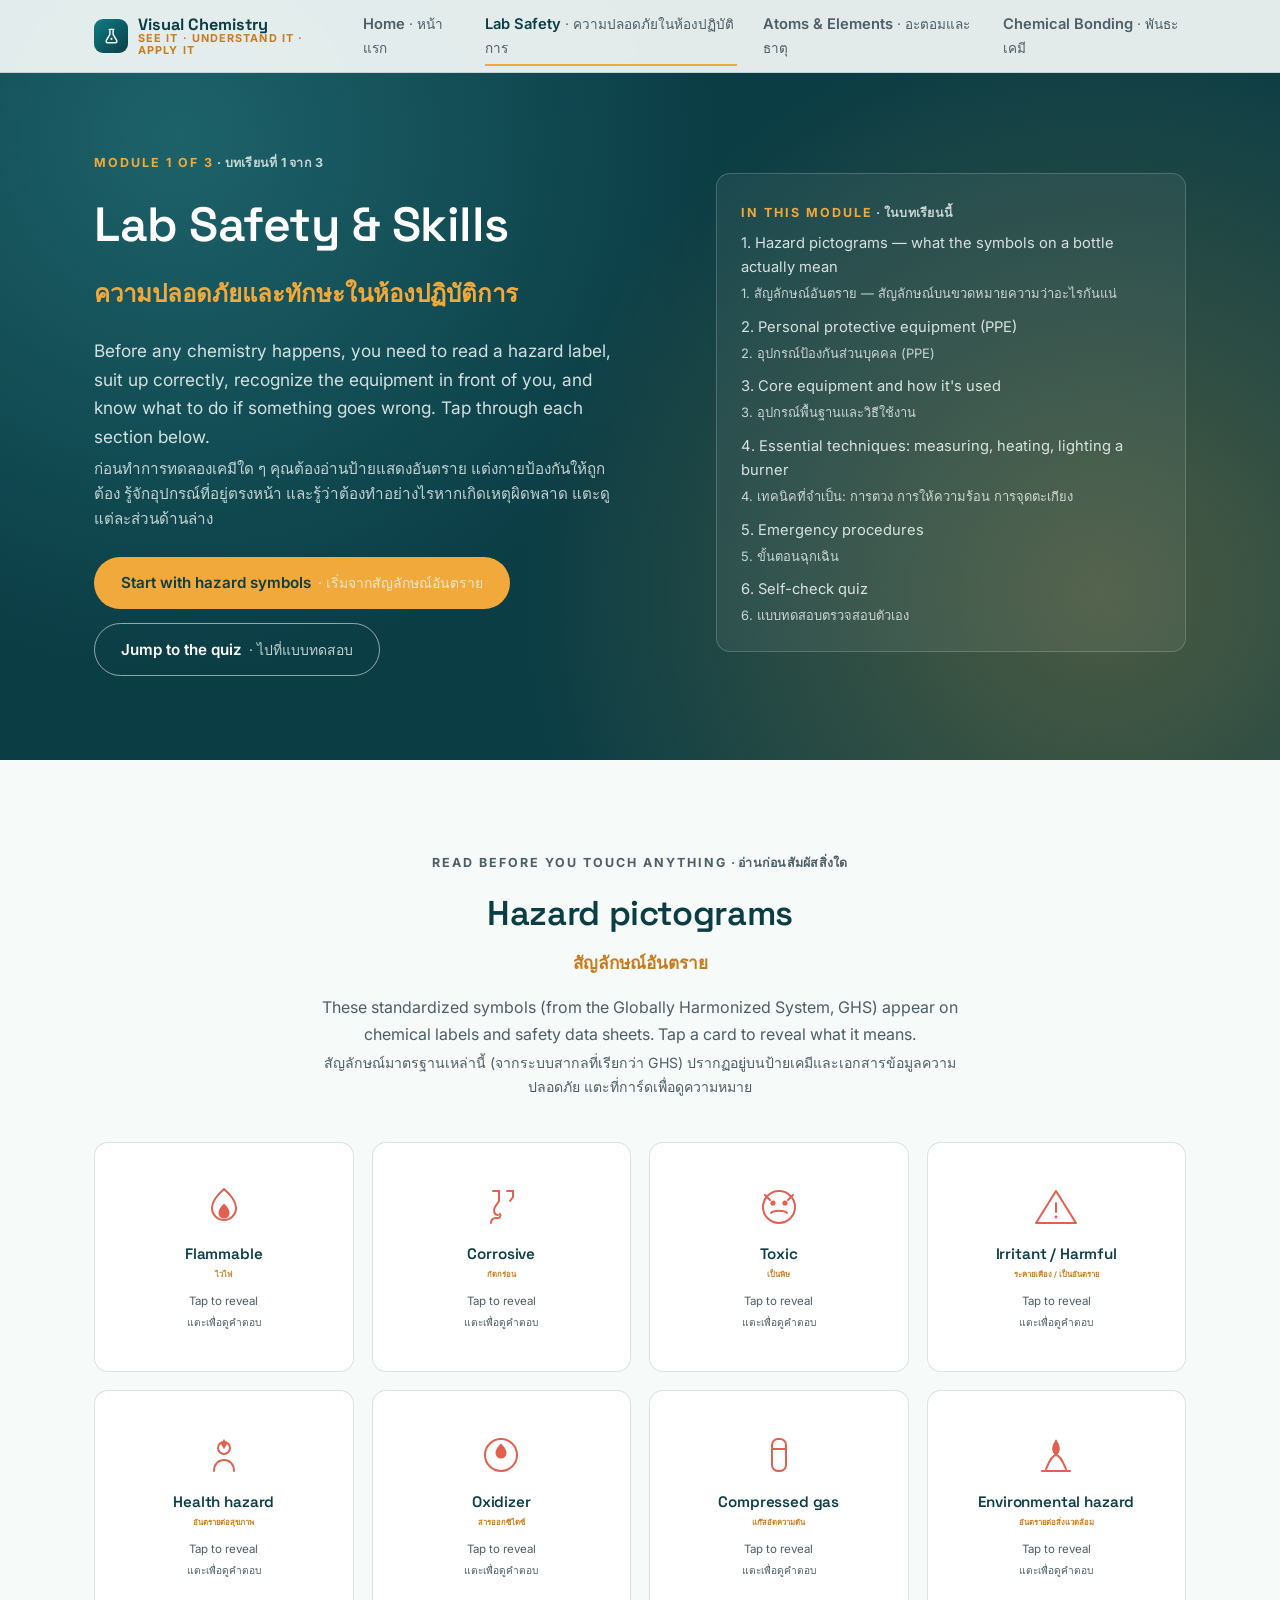
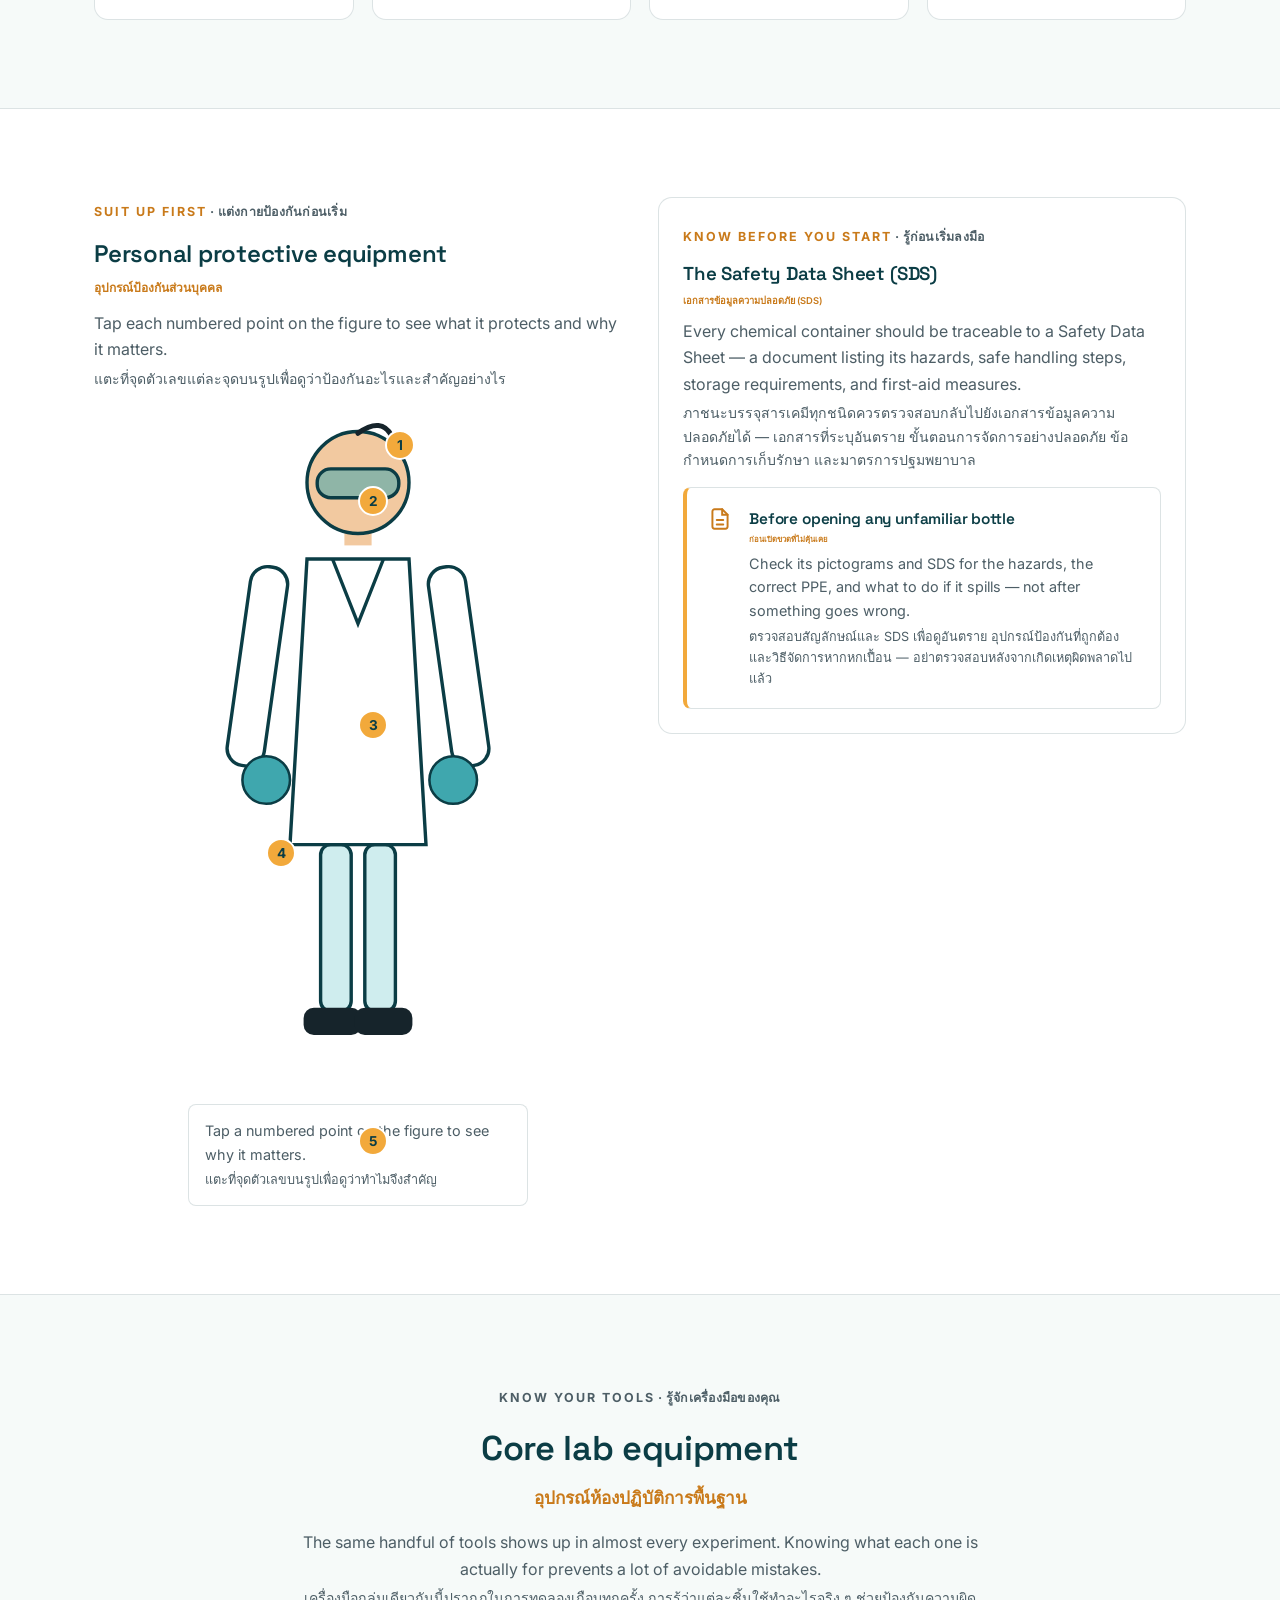
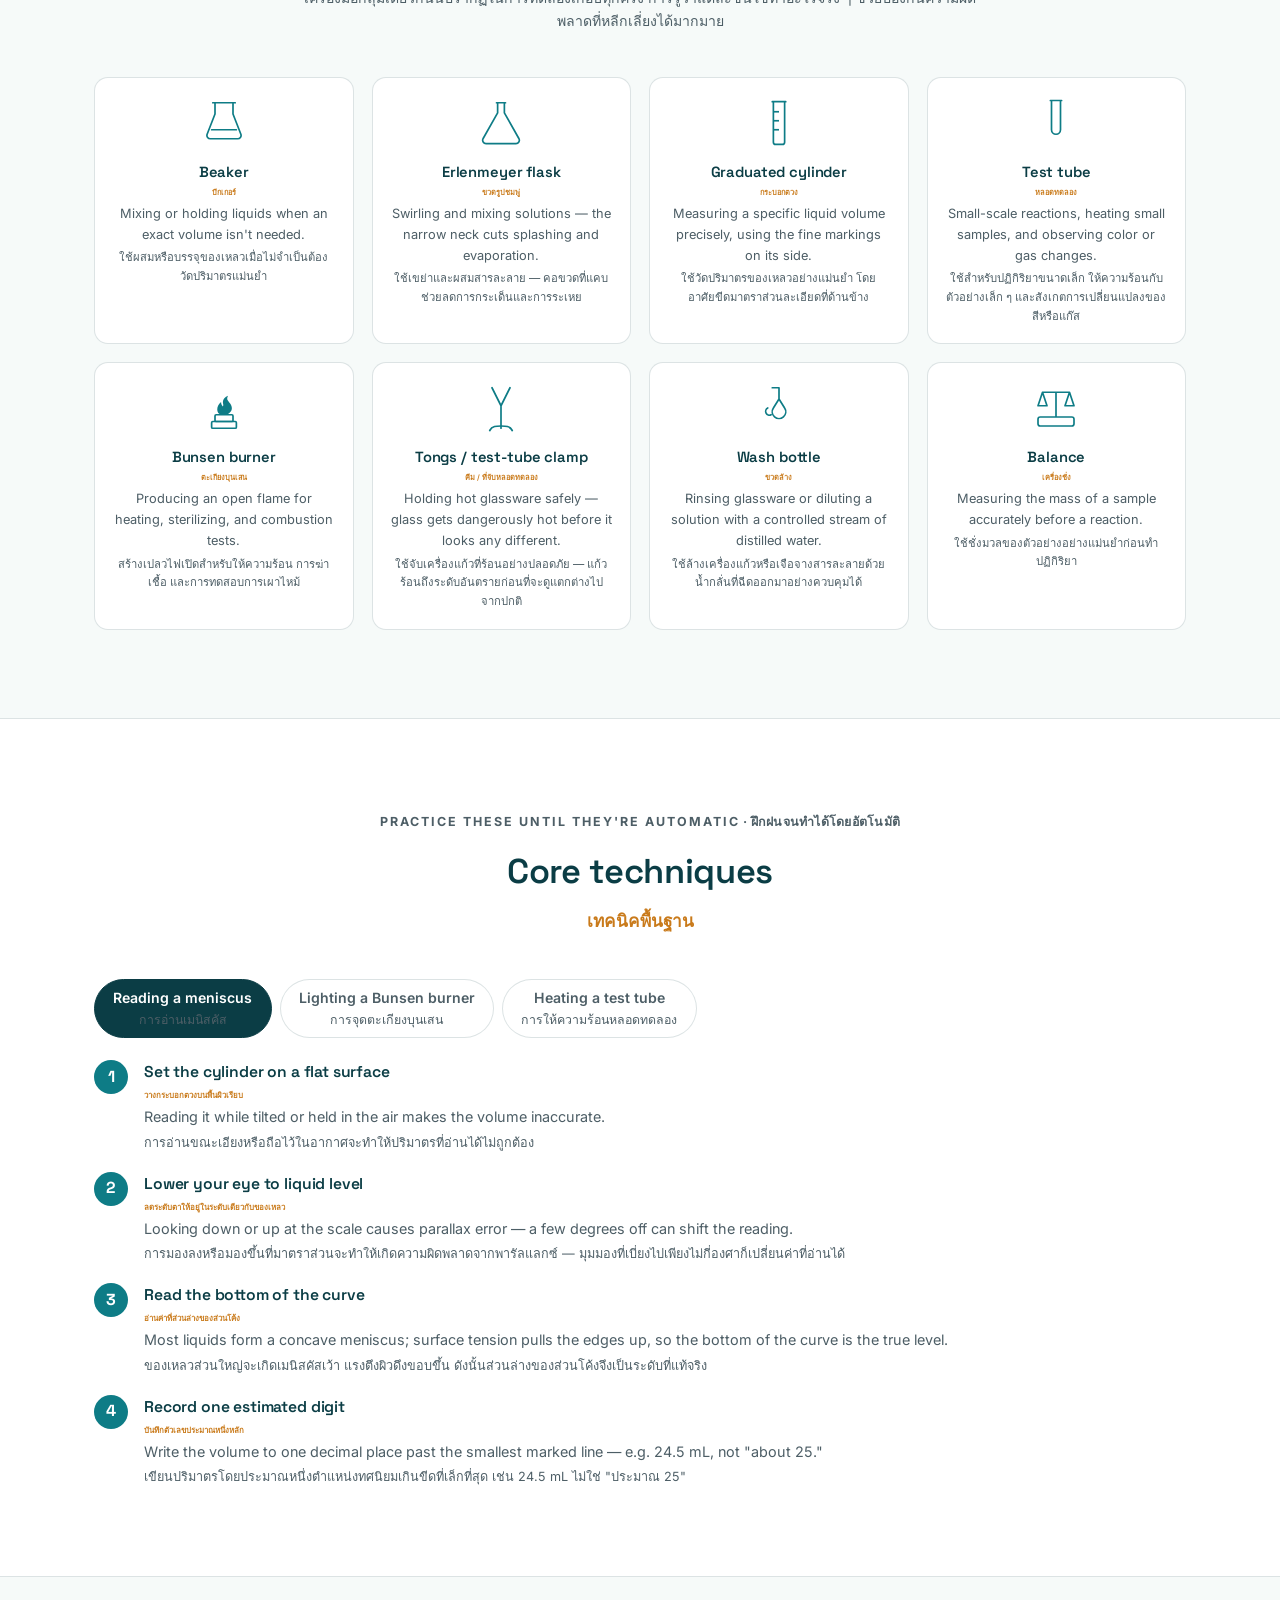
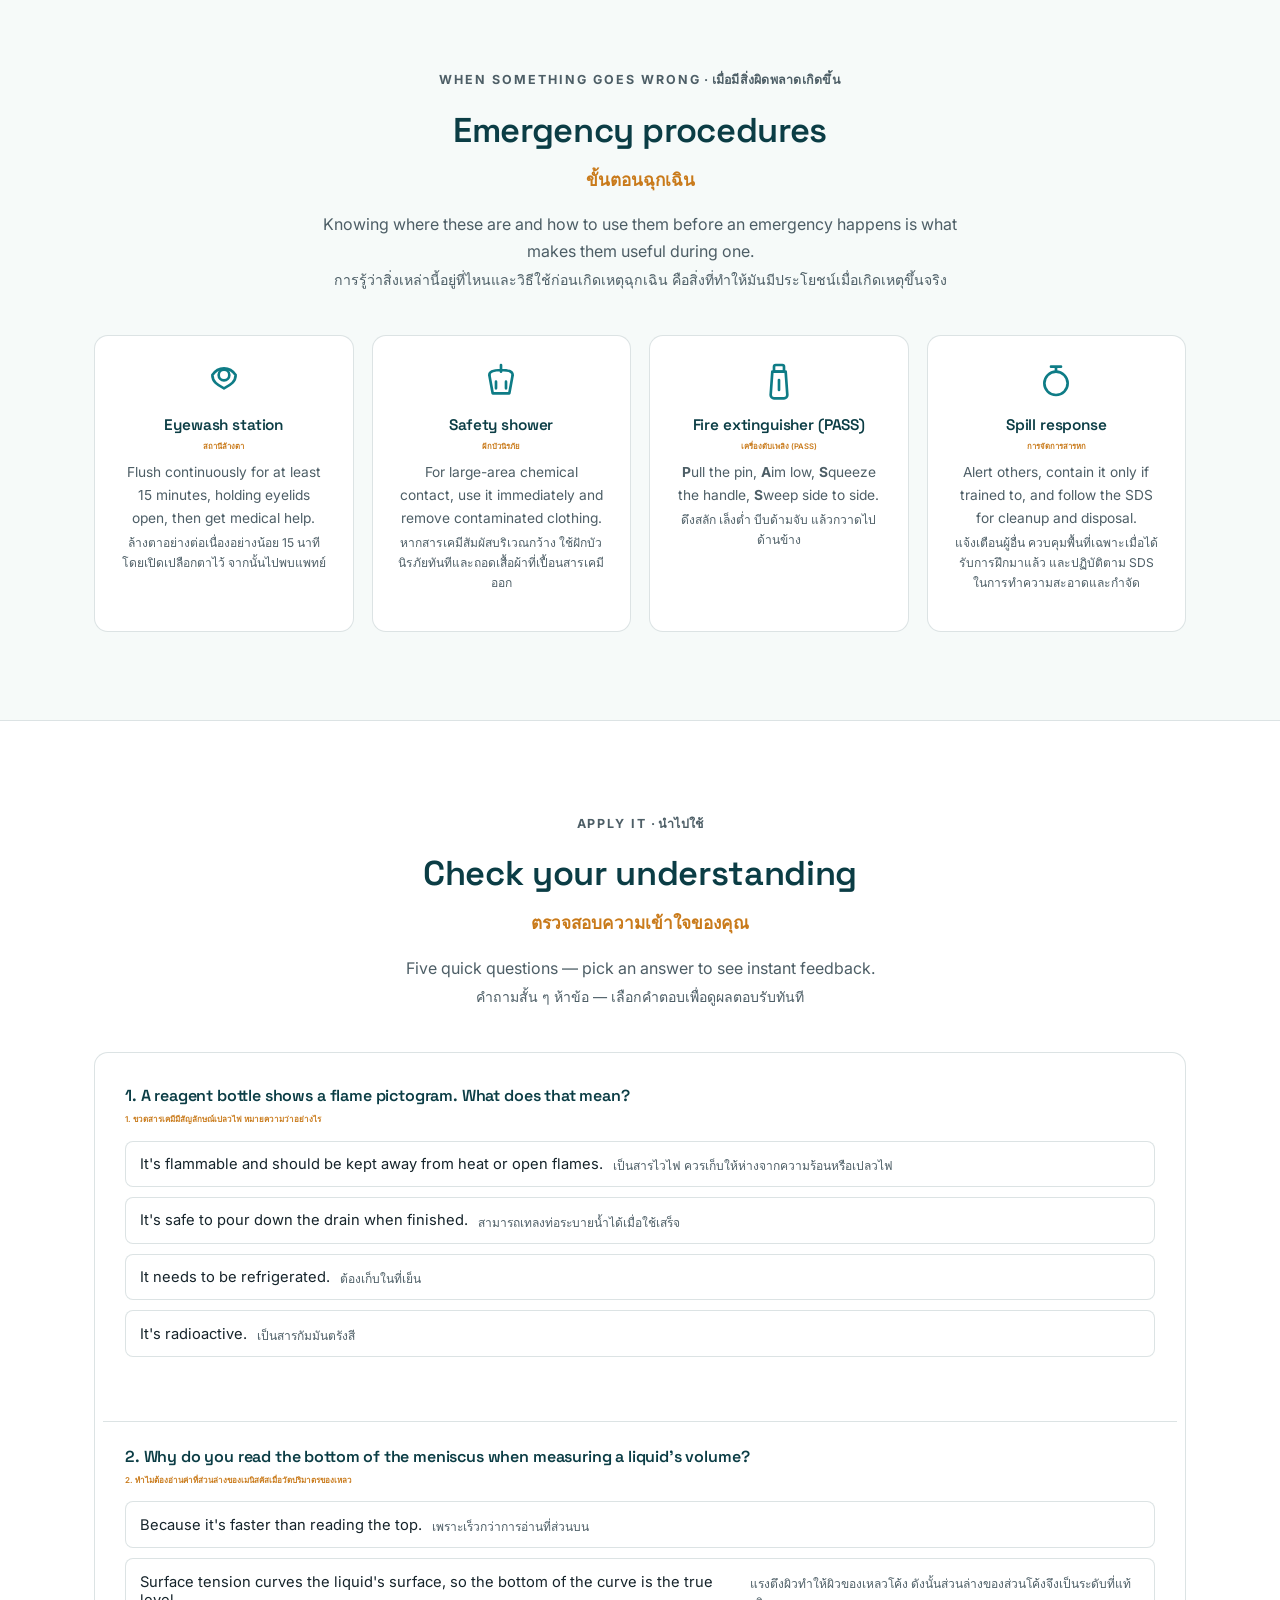
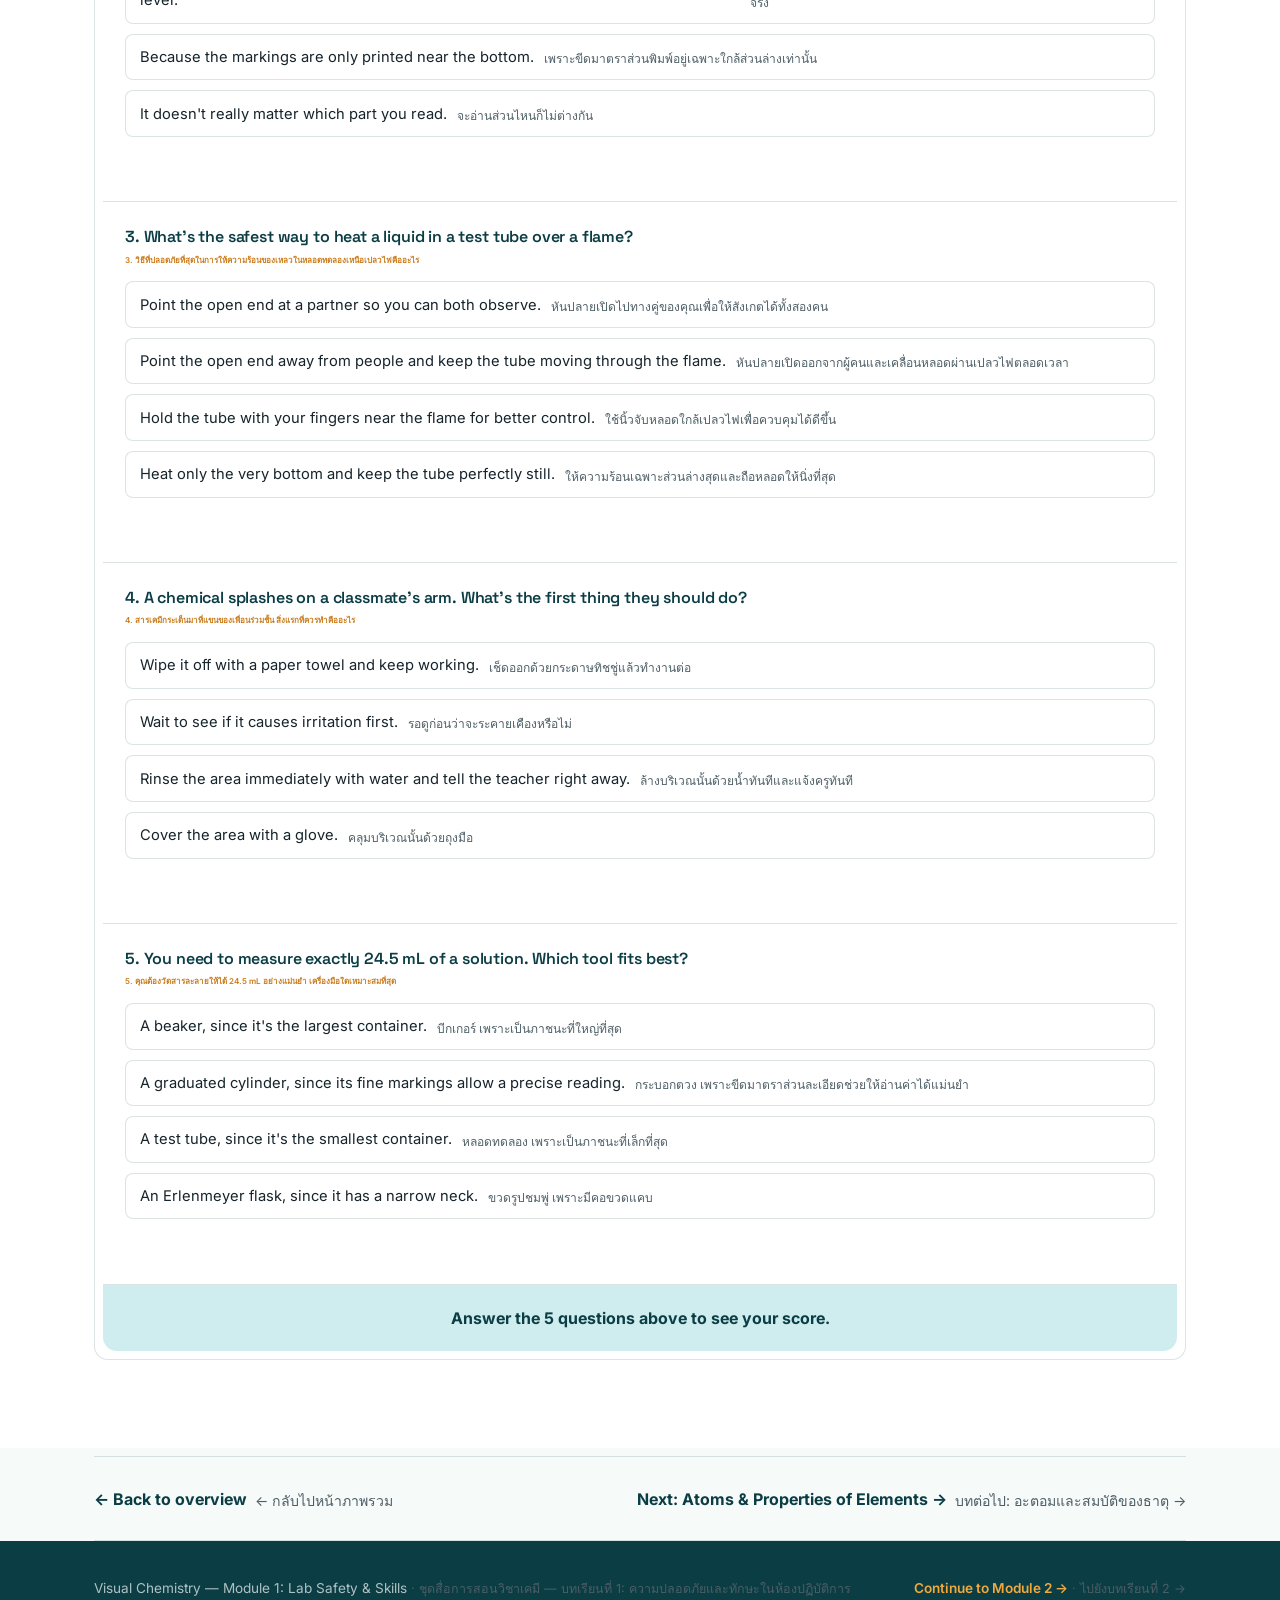
<file: lab-safety.html>
<!DOCTYPE html>
<html lang="en">
<head>
<meta charset="UTF-8">
<meta name="viewport" content="width=device-width, initial-scale=1.0">
<title>Lab Safety &amp; Skills · Visual Chemistry</title>
<meta name="description" content="Hazard pictograms, PPE, core lab equipment, essential techniques, and emergency procedures — visual lab safety fundamentals for chemistry students.">
<link rel="preconnect" href="https://fonts.googleapis.com">
<link rel="preconnect" href="https://fonts.gstatic.com" crossorigin>
<link href="https://fonts.googleapis.com/css2?family=Space+Grotesk:wght@500;600;700&family=Inter:wght@400;500;600;700&display=swap" rel="stylesheet">
<link rel="stylesheet" href="assets/style.css">
</head>
<body>

<header class="site-header" id="siteHeader">
  <div class="container header-inner">
    <a href="index.html" class="brand">
      <span class="brand-mark" aria-hidden="true">
        <svg viewBox="0 0 24 24" fill="none" stroke="currentColor" stroke-width="1.8"><path d="M9 3h6M10 3v6.2L5.5 17a2 2 0 001.7 3h9.6a2 2 0 001.7-3L14 9.2V3" stroke-linecap="round" stroke-linejoin="round"/><circle cx="12" cy="15" r="1.3" fill="currentColor" stroke="none"/></svg>
      </span>
      <span class="brand-text">
        <span class="brand-en">Visual Chemistry</span>
        <span class="brand-sub">See it · Understand it · Apply it</span>
      </span>
    </a>
    <nav class="nav-desktop" aria-label="Main menu">
      <a href="index.html">Home<span class="lang-th">หน้าแรก</span></a>
      <a href="lab-safety.html" class="is-active">Lab Safety<span class="lang-th">ความปลอดภัยในห้องปฏิบัติการ</span></a>
      <a href="atoms-elements.html">Atoms &amp; Elements<span class="lang-th">อะตอมและธาตุ</span></a>
      <a href="chemical-bonding.html">Chemical Bonding<span class="lang-th">พันธะเคมี</span></a>
    </nav>
    <button class="nav-toggle" id="navToggle" aria-label="Open menu" aria-expanded="false">
      <span></span><span></span><span></span>
    </button>
  </div>
  <nav class="nav-mobile" id="navMobile" aria-label="Mobile menu">
    <a href="index.html">Home<span class="lang-th">หน้าแรก</span></a>
    <a href="lab-safety.html">Lab Safety<span class="lang-th">ความปลอดภัยในห้องปฏิบัติการ</span></a>
    <a href="atoms-elements.html">Atoms &amp; Elements<span class="lang-th">อะตอมและธาตุ</span></a>
    <a href="chemical-bonding.html">Chemical Bonding<span class="lang-th">พันธะเคมี</span></a>
  </nav>
</header>

<!-- HERO -->
<section class="hero">
  <div class="container hero-grid">
    <div>
      <p class="eyebrow eyebrow-light">Module 1 of 3<span class="lang-th">บทเรียนที่ 1 จาก 3</span></p>
      <h1>Lab Safety &amp; Skills<span class="lang-th">ความปลอดภัยและทักษะในห้องปฏิบัติการ</span></h1>
      <p class="hero-lead">Before any chemistry happens, you need to read a hazard label, suit up correctly, recognize the equipment in front of you, and know what to do if something goes wrong. Tap through each section below.<span class="lang-th">ก่อนทำการทดลองเคมีใด ๆ คุณต้องอ่านป้ายแสดงอันตราย แต่งกายป้องกันให้ถูกต้อง รู้จักอุปกรณ์ที่อยู่ตรงหน้า และรู้ว่าต้องทำอย่างไรหากเกิดเหตุผิดพลาด แตะดูแต่ละส่วนด้านล่าง</span></p>
      <div class="hero-actions">
        <a href="#hazards" class="btn btn-primary">Start with hazard symbols<span class="lang-th">เริ่มจากสัญลักษณ์อันตราย</span></a>
        <a href="#quiz" class="btn btn-outline-light">Jump to the quiz<span class="lang-th">ไปที่แบบทดสอบ</span></a>
      </div>
    </div>
    <div class="card" style="background:rgba(255,255,255,.06);border-color:rgba(255,255,255,.18);color:#fff;">
      <p class="eyebrow eyebrow-light" style="margin-bottom:.6em;">In this module<span class="lang-th">ในบทเรียนนี้</span></p>
      <ul style="display:grid;gap:10px;font-size:.92rem;color:rgba(246,250,249,.85);">
        <li>1. Hazard pictograms — what the symbols on a bottle actually mean<span class="lang-th">1. สัญลักษณ์อันตราย — สัญลักษณ์บนขวดหมายความว่าอะไรกันแน่</span></li>
        <li>2. Personal protective equipment (PPE)<span class="lang-th">2. อุปกรณ์ป้องกันส่วนบุคคล (PPE)</span></li>
        <li>3. Core equipment and how it's used<span class="lang-th">3. อุปกรณ์พื้นฐานและวิธีใช้งาน</span></li>
        <li>4. Essential techniques: measuring, heating, lighting a burner<span class="lang-th">4. เทคนิคที่จำเป็น: การตวง การให้ความร้อน การจุดตะเกียง</span></li>
        <li>5. Emergency procedures<span class="lang-th">5. ขั้นตอนฉุกเฉิน</span></li>
        <li>6. Self-check quiz<span class="lang-th">6. แบบทดสอบตรวจสอบตัวเอง</span></li>
      </ul>
    </div>
  </div>
</section>

<!-- HAZARD PICTOGRAMS -->
<section id="hazards">
  <div class="container">
    <div class="section-head reveal">
      <p class="eyebrow">Read before you touch anything<span class="lang-th">อ่านก่อนสัมผัสสิ่งใด</span></p>
      <h2>Hazard pictograms<span class="lang-th">สัญลักษณ์อันตราย</span></h2>
      <p>These standardized symbols (from the Globally Harmonized System, GHS) appear on chemical labels and safety data sheets. Tap a card to reveal what it means.<span class="lang-th">สัญลักษณ์มาตรฐานเหล่านี้ (จากระบบสากลที่เรียกว่า GHS) ปรากฏอยู่บนป้ายเคมีและเอกสารข้อมูลความปลอดภัย แตะที่การ์ดเพื่อดูความหมาย</span></p>
    </div>
    <div class="grid-4">

      <div class="flip-card reveal">
        <div class="flip-card-inner">
          <div class="flip-face flip-front">
            <svg viewBox="0 0 48 48" fill="none" stroke="#E2604F" stroke-width="2"><path d="M24 6c-7 6-12 12-12 19a12 12 0 0024 0c0-7-5-13-12-19z" stroke-linejoin="round"/><path d="M24 22c-3 3-4.5 5.5-4.5 8a4.5 4.5 0 009 0c0-2.5-1.5-5-4.5-8z" fill="#E2604F"/></svg>
            <h4>Flammable<span class="lang-th">ไวไฟ</span></h4>
            <p class="tap-hint">Tap to reveal<span class="lang-th">แตะเพื่อดูคำตอบ</span></p>
          </div>
          <div class="flip-face flip-back">
            <h4>Flammable<span class="lang-th">ไวไฟ</span></h4>
            <p>Catches fire easily from a spark, flame, or heat.<span class="lang-th">ติดไฟได้ง่ายจากประกายไฟ เปลวไฟ หรือความร้อน</span></p>
            <p><strong>Examples:</strong> ethanol, acetone, hydrogen gas<span class="lang-th"><strong>ตัวอย่าง:</strong> เอทานอล อะซิโตน แก๊สไฮโดรเจน</span></p>
            <p><strong>Precaution:</strong> keep away from open flames; never heat directly over a Bunsen burner unless instructed.<span class="lang-th"><strong>ข้อควรระวัง:</strong> เก็บให้ห่างจากเปลวไฟ ห้ามให้ความร้อนโดยตรงบนตะเกียงบุนเสนเว้นแต่ได้รับคำสั่ง</span></p>
          </div>
        </div>
      </div>

      <div class="flip-card reveal">
        <div class="flip-card-inner">
          <div class="flip-face flip-front">
            <svg viewBox="0 0 48 48" fill="none" stroke="#E2604F" stroke-width="2"><path d="M16 8h6v10l-4 6c-2 3-1 8 3 8" stroke-linecap="round"/><path d="M30 8h6v6l-3 4" stroke-linecap="round"/><path d="M14 40c0-3 2-5 5-5h2c2 0 3-2 2-4" stroke-linecap="round"/></svg>
            <h4>Corrosive<span class="lang-th">กัดกร่อน</span></h4>
            <p class="tap-hint">Tap to reveal<span class="lang-th">แตะเพื่อดูคำตอบ</span></p>
          </div>
          <div class="flip-face flip-back">
            <h4>Corrosive<span class="lang-th">กัดกร่อน</span></h4>
            <p>Causes severe skin burns and eye damage; can eat through metal.<span class="lang-th">ทำให้ผิวหนังไหม้รุนแรงและทำลายดวงตา สามารถกัดกร่อนโลหะได้</span></p>
            <p><strong>Examples:</strong> concentrated HCl, NaOH solution, H₂SO₄<span class="lang-th"><strong>ตัวอย่าง:</strong> กรด HCl เข้มข้น สารละลาย NaOH, H₂SO₄</span></p>
            <p><strong>Precaution:</strong> wear gloves and goggles; rinse any spill on skin with water immediately.<span class="lang-th"><strong>ข้อควรระวัง:</strong> สวมถุงมือและแว่นตานิรภัย หากหกเปื้อนผิวหนังให้ล้างด้วยน้ำทันที</span></p>
          </div>
        </div>
      </div>

      <div class="flip-card reveal">
        <div class="flip-card-inner">
          <div class="flip-face flip-front">
            <svg viewBox="0 0 48 48" fill="none" stroke="#E2604F" stroke-width="2"><circle cx="24" cy="24" r="16"/><circle cx="18" cy="20" r="2.6" fill="#E2604F" stroke="none"/><circle cx="30" cy="20" r="2.6" fill="#E2604F" stroke="none"/><path d="M16 30c2-3 14-3 16 0" stroke-linecap="round"/><path d="M10 12l5 5M38 12l-5 5" stroke-linecap="round"/></svg>
            <h4>Toxic<span class="lang-th">เป็นพิษ</span></h4>
            <p class="tap-hint">Tap to reveal<span class="lang-th">แตะเพื่อดูคำตอบ</span></p>
          </div>
          <div class="flip-face flip-back">
            <h4>Toxic (acute)<span class="lang-th">เป็นพิษ (เฉียบพลัน)</span></h4>
            <p>Can cause serious harm or death from a small dose if swallowed, inhaled, or absorbed through skin.<span class="lang-th">อาจก่อให้เกิดอันตรายรุนแรงหรือเสียชีวิตได้จากปริมาณเพียงเล็กน้อย หากกลืน สูดดม หรือดูดซึมผ่านผิวหนัง</span></p>
            <p><strong>Examples:</strong> methanol, potassium cyanide, mercury compounds<span class="lang-th"><strong>ตัวอย่าง:</strong> เมทานอล โพแทสเซียมไซยาไนด์ สารประกอบปรอท</span></p>
            <p><strong>Precaution:</strong> never taste or directly smell a chemical; use a fume hood; wash hands after handling.<span class="lang-th"><strong>ข้อควรระวัง:</strong> ห้ามชิมหรือดมสารเคมีโดยตรง ใช้ตู้ดูดควัน และล้างมือหลังสัมผัส</span></p>
          </div>
        </div>
      </div>

      <div class="flip-card reveal">
        <div class="flip-card-inner">
          <div class="flip-face flip-front">
            <svg viewBox="0 0 48 48" fill="none" stroke="#E2604F" stroke-width="2"><path d="M24 8L4 40h40L24 8z" stroke-linejoin="round"/><line x1="24" y1="20" x2="24" y2="29" stroke-linecap="round"/><circle cx="24" cy="34" r="1.4" fill="#E2604F" stroke="none"/></svg>
            <h4>Irritant / Harmful<span class="lang-th">ระคายเคือง / เป็นอันตราย</span></h4>
            <p class="tap-hint">Tap to reveal<span class="lang-th">แตะเพื่อดูคำตอบ</span></p>
          </div>
          <div class="flip-face flip-back">
            <h4>Irritant / Harmful<span class="lang-th">ระคายเคือง / เป็นอันตราย</span></h4>
            <p>Causes skin, eye, or respiratory irritation — less severe than "toxic" or "corrosive," but still needs care.<span class="lang-th">ทำให้ผิวหนัง ดวงตา หรือระบบทางเดินหายใจระคายเคือง — รุนแรงน้อยกว่า "เป็นพิษ" หรือ "กัดกร่อน" แต่ก็ยังต้องระมัดระวัง</span></p>
            <p><strong>Examples:</strong> dilute ammonia, copper sulfate solution<span class="lang-th"><strong>ตัวอย่าง:</strong> แอมโมเนียเจือจาง สารละลายคอปเปอร์ซัลเฟต</span></p>
            <p><strong>Precaution:</strong> avoid skin contact, wear gloves, work in a ventilated room.<span class="lang-th"><strong>ข้อควรระวัง:</strong> หลีกเลี่ยงการสัมผัสผิวหนัง สวมถุงมือ และทำงานในห้องที่มีการระบายอากาศดี</span></p>
          </div>
        </div>
      </div>

      <div class="flip-card reveal">
        <div class="flip-card-inner">
          <div class="flip-face flip-front">
            <svg viewBox="0 0 48 48" fill="none" stroke="#E2604F" stroke-width="2"><circle cx="24" cy="17" r="6"/><path d="M14 40c0-7 4.5-11 10-11s10 4 10 11" stroke-linecap="round"/><path d="M24 8l3 5-3 5-3-5z" fill="#E2604F" stroke="none"/></svg>
            <h4>Health hazard<span class="lang-th">อันตรายต่อสุขภาพ</span></h4>
            <p class="tap-hint">Tap to reveal<span class="lang-th">แตะเพื่อดูคำตอบ</span></p>
          </div>
          <div class="flip-face flip-back">
            <h4>Health hazard (chronic)<span class="lang-th">อันตรายต่อสุขภาพ (เรื้อรัง)</span></h4>
            <p>May cause long-term organ damage, cancer, or reproductive harm with repeated exposure.<span class="lang-th">อาจทำให้อวัยวะเสียหายในระยะยาว เป็นมะเร็ง หรือเป็นอันตรายต่อระบบสืบพันธุ์หากสัมผัสซ้ำ ๆ</span></p>
            <p><strong>Examples:</strong> benzene, chloroform<span class="lang-th"><strong>ตัวอย่าง:</strong> เบนซีน คลอโรฟอร์ม</span></p>
            <p><strong>Precaution:</strong> use in a fume hood, minimize exposure time, follow disposal rules exactly.<span class="lang-th"><strong>ข้อควรระวัง:</strong> ใช้ในตู้ดูดควัน ลดเวลาในการสัมผัส และปฏิบัติตามกฎการกำจัดอย่างเคร่งครัด</span></p>
          </div>
        </div>
      </div>

      <div class="flip-card reveal">
        <div class="flip-card-inner">
          <div class="flip-face flip-front">
            <svg viewBox="0 0 48 48" fill="none" stroke="#E2604F" stroke-width="2"><circle cx="24" cy="24" r="16"/><path d="M24 14c-3 3-4.5 5.5-4.5 8a4.5 4.5 0 009 0c0-2.5-1.5-5-4.5-8z" fill="#E2604F"/></svg>
            <h4>Oxidizer<span class="lang-th">สารออกซิไดซ์</span></h4>
            <p class="tap-hint">Tap to reveal<span class="lang-th">แตะเพื่อดูคำตอบ</span></p>
          </div>
          <div class="flip-face flip-back">
            <h4>Oxidizer<span class="lang-th">สารออกซิไดซ์</span></h4>
            <p>Provides oxygen to a fire, making other materials burn more intensely.<span class="lang-th">เพิ่มออกซิเจนให้กับไฟ ทำให้วัสดุอื่นเผาไหม้รุนแรงขึ้น</span></p>
            <p><strong>Examples:</strong> concentrated hydrogen peroxide, potassium permanganate<span class="lang-th"><strong>ตัวอย่าง:</strong> ไฮโดรเจนเปอร์ออกไซด์เข้มข้น โพแทสเซียมเปอร์แมงกาเนต</span></p>
            <p><strong>Precaution:</strong> store and use away from flammable materials and heat sources.<span class="lang-th"><strong>ข้อควรระวัง:</strong> เก็บและใช้ให้ห่างจากวัสดุไวไฟและแหล่งความร้อน</span></p>
          </div>
        </div>
      </div>

      <div class="flip-card reveal">
        <div class="flip-card-inner">
          <div class="flip-face flip-front">
            <svg viewBox="0 0 48 48" fill="none" stroke="#E2604F" stroke-width="2"><rect x="17" y="8" width="14" height="32" rx="6"/><line x1="17" y1="18" x2="31" y2="18"/></svg>
            <h4>Compressed gas<span class="lang-th">แก๊สอัดความดัน</span></h4>
            <p class="tap-hint">Tap to reveal<span class="lang-th">แตะเพื่อดูคำตอบ</span></p>
          </div>
          <div class="flip-face flip-back">
            <h4>Compressed gas<span class="lang-th">แก๊สอัดความดัน</span></h4>
            <p>Gas stored under pressure; the cylinder can rupture or explode if heated or damaged.<span class="lang-th">แก๊สที่เก็บไว้ภายใต้ความดันสูง ถังอาจแตกหรือระเบิดได้หากถูกความร้อนหรือเสียหาย</span></p>
            <p><strong>Examples:</strong> nitrogen, oxygen, propane cylinders<span class="lang-th"><strong>ตัวอย่าง:</strong> ถังไนโตรเจน ออกซิเจน โพรเพน</span></p>
            <p><strong>Precaution:</strong> store upright, secure with a strap or chain, keep away from heat.<span class="lang-th"><strong>ข้อควรระวัง:</strong> เก็บในแนวตั้ง ยึดให้แน่นด้วยสายรัดหรือโซ่ และเก็บให้ห่างจากความร้อน</span></p>
          </div>
        </div>
      </div>

      <div class="flip-card reveal">
        <div class="flip-card-inner">
          <div class="flip-face flip-front">
            <svg viewBox="0 0 48 48" fill="none" stroke="#E2604F" stroke-width="2"><path d="M24 10c4 6 4 10 0 14-4-4-4-8 0-14z" fill="#E2604F"/><path d="M14 38c4-10 8-14 10-14s6 4 10 14" stroke-linecap="round"/><line x1="10" y1="40" x2="38" y2="40" stroke-linecap="round"/></svg>
            <h4>Environmental hazard<span class="lang-th">อันตรายต่อสิ่งแวดล้อม</span></h4>
            <p class="tap-hint">Tap to reveal<span class="lang-th">แตะเพื่อดูคำตอบ</span></p>
          </div>
          <div class="flip-face flip-back">
            <h4>Environmental hazard<span class="lang-th">อันตรายต่อสิ่งแวดล้อม</span></h4>
            <p>Toxic to aquatic life or the wider environment if released.<span class="lang-th">เป็นพิษต่อสิ่งมีชีวิตในน้ำหรือสิ่งแวดล้อมโดยรวมหากถูกปล่อยออกมา</span></p>
            <p><strong>Examples:</strong> some heavy-metal salts, certain solvents<span class="lang-th"><strong>ตัวอย่าง:</strong> เกลือโลหะหนักบางชนิด ตัวทำละลายบางประเภท</span></p>
            <p><strong>Precaution:</strong> never pour down the drain — dispose of through proper chemical waste channels.<span class="lang-th"><strong>ข้อควรระวัง:</strong> ห้ามทิ้งลงท่อระบายน้ำ — กำจัดผ่านช่องทางของเสียเคมีที่ถูกต้อง</span></p>
          </div>
        </div>
      </div>

    </div>
  </div>
</section>

<!-- PPE -->
<section style="background:var(--white);border-top:1px solid var(--line);border-bottom:1px solid var(--line);">
  <div class="container grid-2">
    <div class="reveal">
      <p class="eyebrow">Suit up first<span class="lang-th">แต่งกายป้องกันก่อนเริ่ม</span></p>
      <h2>Personal protective equipment<span class="lang-th">อุปกรณ์ป้องกันส่วนบุคคล</span></h2>
      <p style="color:var(--ink-soft);">Tap each numbered point on the figure to see what it protects and why it matters.<span class="lang-th">แตะที่จุดตัวเลขแต่ละจุดบนรูปเพื่อดูว่าป้องกันอะไรและสำคัญอย่างไร</span></p>
      <div class="hotspot-wrap">
        <svg viewBox="0 0 200 400" aria-hidden="true">
          <rect x="78" y="258" width="18" height="98" rx="6" fill="#CFEDEE" stroke="#0B3D45" stroke-width="2"/>
          <rect x="104" y="258" width="18" height="98" rx="6" fill="#CFEDEE" stroke="#0B3D45" stroke-width="2"/>
          <rect x="68" y="354" width="34" height="16" rx="6" fill="#16242B"/>
          <rect x="98" y="354" width="34" height="16" rx="6" fill="#16242B"/>
          <path d="M70 90 L60 258 L140 258 L130 90 Z" fill="#FFFFFF" stroke="#0B3D45" stroke-width="2"/>
          <path d="M85 90 L100 128 L115 90" fill="none" stroke="#0B3D45" stroke-width="2"/>
          <rect x="38" y="95" width="22" height="118" rx="10" fill="#FFFFFF" stroke="#0B3D45" stroke-width="2" transform="rotate(8 51 95)"/>
          <rect x="140" y="95" width="22" height="118" rx="10" fill="#FFFFFF" stroke="#0B3D45" stroke-width="2" transform="rotate(-8 149 95)"/>
          <circle cx="46" cy="220" r="14" fill="#3FA7AE" stroke="#0B3D45" stroke-width="1.5"/>
          <circle cx="156" cy="220" r="14" fill="#3FA7AE" stroke="#0B3D45" stroke-width="1.5"/>
          <rect x="92" y="62" width="16" height="20" fill="#F2C9A0"/>
          <circle cx="100" cy="45" r="30" fill="#F2C9A0" stroke="#0B3D45" stroke-width="2"/>
          <path d="M100 16 Q114 6 120 18" fill="none" stroke="#16242B" stroke-width="3" stroke-linecap="round"/>
          <rect x="76" y="37" width="48" height="17" rx="8" fill="rgba(63,167,174,.55)" stroke="#0B3D45" stroke-width="2"/>
        </svg>
        <button class="hotspot" style="top:3%;left:58%;" data-title="Tied-back hair" data-note="Loose hair can fall into an open flame or get caught in equipment — tying it back keeps it safely out of the way." data-title-th="มัดผมให้เรียบร้อย" data-note-th="ผมที่ปล่อยสยายอาจตกลงไปในเปลวไฟหรือพันกับอุปกรณ์ได้ การมัดผมไว้จะช่วยให้ปลอดภัยและไม่กีดขวาง">1</button>
        <button class="hotspot" style="top:10%;left:50%;" data-title="Safety goggles" data-note="Splash-proof goggles seal around the eyes to block chemical splashes and flying debris from every angle — regular glasses don't protect the sides." data-title-th="แว่นตานิรภัย" data-note-th="แว่นตานิรภัยกันสารเคมีกระเด็นแนบรอบดวงตา ป้องกันสารเคมีและเศษวัสดุที่กระเด็นมาจากทุกมุม ส่วนแว่นสายตาธรรมดาไม่สามารถป้องกันด้านข้างได้">2</button>
        <button class="hotspot" style="top:38%;left:50%;" data-title="Lab coat / apron" data-note="A coat covers skin and clothing and can be stripped off quickly if a chemical spills on it, limiting contact time." data-title-th="เสื้อกาวน์ / ผ้ากันเปื้อน" data-note-th="เสื้อกาวน์ปกคลุมผิวหนังและเสื้อผ้า และสามารถถอดออกได้รวดเร็วหากมีสารเคมีหกเปื้อน ช่วยลดเวลาที่ผิวสัมผัสกับสารเคมี">3</button>
        <button class="hotspot" style="top:54%;left:23%;" data-title="Chemical-resistant gloves" data-note="Gloves (commonly nitrile) protect skin from corrosive or toxic substances — the right material matters, since some chemicals soak through latex." data-title-th="ถุงมือทนสารเคมี" data-note-th="ถุงมือ (ส่วนใหญ่เป็นไนไตรล์) ป้องกันผิวหนังจากสารกัดกร่อนหรือสารพิษ — วัสดุที่ถูกต้องสำคัญมาก เพราะสารเคมีบางชนิดสามารถซึมผ่านลาเทกซ์ได้">4</button>
        <button class="hotspot" style="top:90%;left:50%;" data-title="Closed-toe shoes" data-note="Fully enclosed shoes protect feet from spills and dropped glassware. Sandals and open-toed shoes are never allowed in a working lab." data-title-th="รองเท้าหุ้มส้น" data-note-th="รองเท้าหุ้มปิดมิดชิดปกป้องเท้าจากสารเคมีหกและเครื่องแก้วที่ตกหล่น ห้ามสวมรองเท้าแตะหรือรองเท้าเปิดปลายเท้าในห้องปฏิบัติการโดยเด็ดขาด">5</button>
        <div class="hotspot-note">Tap a numbered point on the figure to see why it matters.<span class="lang-th">แตะที่จุดตัวเลขบนรูปเพื่อดูว่าทำไมจึงสำคัญ</span></div>
      </div>
    </div>
    <div class="card reveal" style="align-self:start;">
      <p class="eyebrow">Know before you start<span class="lang-th">รู้ก่อนเริ่มลงมือ</span></p>
      <h3>The Safety Data Sheet (SDS)<span class="lang-th">เอกสารข้อมูลความปลอดภัย (SDS)</span></h3>
      <p style="color:var(--ink-soft);">Every chemical container should be traceable to a Safety Data Sheet — a document listing its hazards, safe handling steps, storage requirements, and first-aid measures.<span class="lang-th">ภาชนะบรรจุสารเคมีทุกชนิดควรตรวจสอบกลับไปยังเอกสารข้อมูลความปลอดภัยได้ — เอกสารที่ระบุอันตราย ขั้นตอนการจัดการอย่างปลอดภัย ข้อกำหนดการเก็บรักษา และมาตรการปฐมพยาบาล</span></p>
      <div class="callout" style="margin-top:1em;">
        <svg viewBox="0 0 24 24" fill="none" stroke="currentColor" stroke-width="1.8"><path d="M14 3H7a2 2 0 00-2 2v14a2 2 0 002 2h10a2 2 0 002-2V8l-5-5z" stroke-linejoin="round"/><path d="M14 3v5h5M9 13h6M9 17h6" stroke-linecap="round"/></svg>
        <div>
          <h4>Before opening any unfamiliar bottle<span class="lang-th">ก่อนเปิดขวดที่ไม่คุ้นเคย</span></h4>
          <p>Check its pictograms and SDS for the hazards, the correct PPE, and what to do if it spills — not after something goes wrong.<span class="lang-th">ตรวจสอบสัญลักษณ์และ SDS เพื่อดูอันตราย อุปกรณ์ป้องกันที่ถูกต้อง และวิธีจัดการหากหกเปื้อน — อย่าตรวจสอบหลังจากเกิดเหตุผิดพลาดไปแล้ว</span></p>
        </div>
      </div>
    </div>
  </div>
</section>

<!-- EQUIPMENT -->
<section>
  <div class="container">
    <div class="section-head reveal">
      <p class="eyebrow">Know your tools<span class="lang-th">รู้จักเครื่องมือของคุณ</span></p>
      <h2>Core lab equipment<span class="lang-th">อุปกรณ์ห้องปฏิบัติการพื้นฐาน</span></h2>
      <p>The same handful of tools shows up in almost every experiment. Knowing what each one is actually for prevents a lot of avoidable mistakes.<span class="lang-th">เครื่องมือกลุ่มเดียวกันนี้ปรากฏในการทดลองเกือบทุกครั้ง การรู้ว่าแต่ละชิ้นใช้ทำอะไรจริง ๆ ช่วยป้องกันความผิดพลาดที่หลีกเลี่ยงได้มากมาย</span></p>
    </div>
    <div class="grid-4">
      <div class="equip-card reveal">
        <svg viewBox="0 0 48 48" fill="none" stroke="currentColor" stroke-width="1.5"><path d="M14 6h20M16 6v10l-7 18a3 3 0 003 4h24a3 3 0 003-4l-7-18V6" stroke-linecap="round" stroke-linejoin="round"/><path d="M13 30h22" stroke-linecap="round"/></svg>
        <h4>Beaker<span class="lang-th">บีกเกอร์</span></h4>
        <p>Mixing or holding liquids when an exact volume isn't needed.<span class="lang-th">ใช้ผสมหรือบรรจุของเหลวเมื่อไม่จำเป็นต้องวัดปริมาตรแม่นยำ</span></p>
      </div>
      <div class="equip-card reveal">
        <svg viewBox="0 0 48 48" fill="none" stroke="currentColor" stroke-width="1.5"><path d="M20 6h8M21 6v9L8 38a3 3 0 002.7 4.3h26.6A3 3 0 0040 38L27 15V6" stroke-linecap="round" stroke-linejoin="round"/></svg>
        <h4>Erlenmeyer flask<span class="lang-th">ขวดรูปชมพู่</span></h4>
        <p>Swirling and mixing solutions — the narrow neck cuts splashing and evaporation.<span class="lang-th">ใช้เขย่าและผสมสารละลาย — คอขวดที่แคบช่วยลดการกระเด็นและการระเหย</span></p>
      </div>
      <div class="equip-card reveal">
        <svg viewBox="0 0 48 48" fill="none" stroke="currentColor" stroke-width="1.5"><path d="M18 5h12M19 5v36a2 2 0 002 2h6a2 2 0 002-2V5" stroke-linecap="round" stroke-linejoin="round"/><line x1="19" y1="14" x2="24" y2="14"/><line x1="19" y1="22" x2="24" y2="22"/><line x1="19" y1="30" x2="24" y2="30"/></svg>
        <h4>Graduated cylinder<span class="lang-th">กระบอกตวง</span></h4>
        <p>Measuring a specific liquid volume precisely, using the fine markings on its side.<span class="lang-th">ใช้วัดปริมาตรของเหลวอย่างแม่นยำ โดยอาศัยขีดมาตราส่วนละเอียดที่ด้านข้าง</span></p>
      </div>
      <div class="equip-card reveal">
        <svg viewBox="0 0 48 48" fill="none" stroke="currentColor" stroke-width="1.5"><path d="M19 4h10M20 4v26a4 4 0 008 0V4" stroke-linecap="round" stroke-linejoin="round"/></svg>
        <h4>Test tube<span class="lang-th">หลอดทดลอง</span></h4>
        <p>Small-scale reactions, heating small samples, and observing color or gas changes.<span class="lang-th">ใช้สำหรับปฏิกิริยาขนาดเล็ก ให้ความร้อนกับตัวอย่างเล็ก ๆ และสังเกตการเปลี่ยนแปลงของสีหรือแก๊ส</span></p>
      </div>
      <div class="equip-card reveal">
        <svg viewBox="0 0 48 48" fill="none" stroke="currentColor" stroke-width="1.5"><path d="M24 30c4 0 7-2.5 7-6 0-2.6-2-4.4-3.4-6.4-1-1.4-1-2.8 0-4.6-2.6 1-4.6 3-4.6 5.6 0 1.6.8 2.6 0 4-1-1-1.6-2.4-1.6-4-2 1.6-3.4 4-3.4 6.4 0 3.4 2 5 5 5z" fill="currentColor" stroke="none"/><rect x="16" y="30" width="16" height="6" rx="1"/><rect x="13" y="36" width="22" height="6" rx="1"/></svg>
        <h4>Bunsen burner<span class="lang-th">ตะเกียงบุนเสน</span></h4>
        <p>Producing an open flame for heating, sterilizing, and combustion tests.<span class="lang-th">สร้างเปลวไฟเปิดสำหรับให้ความร้อน การฆ่าเชื้อ และการทดสอบการเผาไหม้</span></p>
      </div>
      <div class="equip-card reveal">
        <svg viewBox="0 0 48 48" fill="none" stroke="currentColor" stroke-width="1.5"><path d="M16 6l8 16M32 6l-8 16M24 22v20" stroke-linecap="round" stroke-linejoin="round"/><path d="M14 44c2-4 6-4 10-4s8 0 10 4" stroke-linecap="round"/></svg>
        <h4>Tongs / test-tube clamp<span class="lang-th">คีม / ที่จับหลอดทดลอง</span></h4>
        <p>Holding hot glassware safely — glass gets dangerously hot before it looks any different.<span class="lang-th">ใช้จับเครื่องแก้วที่ร้อนอย่างปลอดภัย — แก้วร้อนถึงระดับอันตรายก่อนที่จะดูแตกต่างไปจากปกติ</span></p>
      </div>
      <div class="equip-card reveal">
        <svg viewBox="0 0 48 48" fill="none" stroke="currentColor" stroke-width="1.5"><path d="M18 6h6v10l-5 8a6 6 0 1010 0l-5-8V6" stroke-linecap="round" stroke-linejoin="round"/><path d="M14 24a3 3 0 003 6" stroke-linecap="round"/></svg>
        <h4>Wash bottle<span class="lang-th">ขวดล้าง</span></h4>
        <p>Rinsing glassware or diluting a solution with a controlled stream of distilled water.<span class="lang-th">ใช้ล้างเครื่องแก้วหรือเจือจางสารละลายด้วยน้ำกลั่นที่ฉีดออกมาอย่างควบคุมได้</span></p>
      </div>
      <div class="equip-card reveal">
        <svg viewBox="0 0 48 48" fill="none" stroke="currentColor" stroke-width="1.5"><rect x="8" y="32" width="32" height="8" rx="2"/><line x1="24" y1="32" x2="24" y2="10"/><path d="M12 10h24M12 10l-4 12h8l-4-12zM36 10l-4 12h8l-4-12z" stroke-linejoin="round"/></svg>
        <h4>Balance<span class="lang-th">เครื่องชั่ง</span></h4>
        <p>Measuring the mass of a sample accurately before a reaction.<span class="lang-th">ใช้ชั่งมวลของตัวอย่างอย่างแม่นยำก่อนทำปฏิกิริยา</span></p>
      </div>
    </div>
  </div>
</section>

<!-- CORE SKILLS -->
<section style="background:var(--white);border-top:1px solid var(--line);border-bottom:1px solid var(--line);">
  <div class="container">
    <div class="section-head reveal">
      <p class="eyebrow">Practice these until they're automatic<span class="lang-th">ฝึกฝนจนทำได้โดยอัตโนมัติ</span></p>
      <h2>Core techniques<span class="lang-th">เทคนิคพื้นฐาน</span></h2>
    </div>
    <div class="tab-group reveal">
      <div class="tabs">
        <button class="tab-btn is-active" data-tab="meniscus">Reading a meniscus<span class="lang-th">การอ่านเมนิสคัส</span></button>
        <button class="tab-btn" data-tab="burner">Lighting a Bunsen burner<span class="lang-th">การจุดตะเกียงบุนเสน</span></button>
        <button class="tab-btn" data-tab="heating">Heating a test tube<span class="lang-th">การให้ความร้อนหลอดทดลอง</span></button>
      </div>

      <div class="tab-panel is-active" data-tab-panel="meniscus">
        <div class="step-list">
          <div class="step-item">
            <span class="step-num">1</span>
            <div><h4>Set the cylinder on a flat surface<span class="lang-th">วางกระบอกตวงบนพื้นผิวเรียบ</span></h4><p>Reading it while tilted or held in the air makes the volume inaccurate.<span class="lang-th">การอ่านขณะเอียงหรือถือไว้ในอากาศจะทำให้ปริมาตรที่อ่านได้ไม่ถูกต้อง</span></p></div>
          </div>
          <div class="step-item">
            <span class="step-num">2</span>
            <div><h4>Lower your eye to liquid level<span class="lang-th">ลดระดับตาให้อยู่ในระดับเดียวกับของเหลว</span></h4><p>Looking down or up at the scale causes parallax error — a few degrees off can shift the reading.<span class="lang-th">การมองลงหรือมองขึ้นที่มาตราส่วนจะทำให้เกิดความผิดพลาดจากพารัลแลกซ์ — มุมมองที่เบี่ยงไปเพียงไม่กี่องศาก็เปลี่ยนค่าที่อ่านได้</span></p></div>
          </div>
          <div class="step-item">
            <span class="step-num">3</span>
            <div><h4>Read the bottom of the curve<span class="lang-th">อ่านค่าที่ส่วนล่างของส่วนโค้ง</span></h4><p>Most liquids form a concave meniscus; surface tension pulls the edges up, so the bottom of the curve is the true level.<span class="lang-th">ของเหลวส่วนใหญ่จะเกิดเมนิสคัสเว้า แรงตึงผิวดึงขอบขึ้น ดังนั้นส่วนล่างของส่วนโค้งจึงเป็นระดับที่แท้จริง</span></p></div>
          </div>
          <div class="step-item">
            <span class="step-num">4</span>
            <div><h4>Record one estimated digit<span class="lang-th">บันทึกตัวเลขประมาณหนึ่งหลัก</span></h4><p>Write the volume to one decimal place past the smallest marked line — e.g. 24.5 mL, not "about 25."<span class="lang-th">เขียนปริมาตรโดยประมาณหนึ่งตำแหน่งทศนิยมเกินขีดที่เล็กที่สุด เช่น 24.5 mL ไม่ใช่ "ประมาณ 25"</span></p></div>
          </div>
        </div>
      </div>

      <div class="tab-panel" data-tab-panel="burner">
        <div class="step-list">
          <div class="step-item">
            <span class="step-num">1</span>
            <div><h4>Tie back hair, put on goggles<span class="lang-th">มัดผมให้เรียบร้อยและสวมแว่นตานิรภัย</span></h4><p>Open flames plus loose hair or unprotected eyes are one of the most common causes of lab injury.<span class="lang-th">เปลวไฟเปิดร่วมกับผมที่ปล่อยสยายหรือดวงตาที่ไม่มีการป้องกันเป็นสาเหตุที่พบบ่อยที่สุดของการบาดเจ็บในห้องปฏิบัติการ</span></p></div>
          </div>
          <div class="step-item">
            <span class="step-num">2</span>
            <div><h4>Check the tubing, close the air hole<span class="lang-th">ตรวจสายยางและปิดช่องอากาศ</span></h4><p>Starting with the air hole closed gives a smaller, more controlled flame to begin with.<span class="lang-th">การเริ่มต้นโดยปิดช่องอากาศจะให้เปลวไฟที่เล็กและควบคุมได้ดีกว่าในตอนแรก</span></p></div>
          </div>
          <div class="step-item">
            <span class="step-num">3</span>
            <div><h4>Have your ignition source ready first<span class="lang-th">เตรียมแหล่งจุดไฟให้พร้อมก่อน</span></h4><p>Light the striker before turning on the gas, so gas never builds up unburned.<span class="lang-th">จุดเครื่องจุดไฟก่อนเปิดแก๊ส เพื่อไม่ให้แก๊สสะสมโดยไม่ถูกเผาไหม้</span></p></div>
          </div>
          <div class="step-item">
            <span class="step-num">4</span>
            <div><h4>Open the gas, then adjust the air hole<span class="lang-th">เปิดแก๊ส แล้วปรับช่องอากาศ</span></h4><p>A steady blue flame means complete combustion; a flickering yellow flame means it needs more air.<span class="lang-th">เปลวไฟสีน้ำเงินที่นิ่งหมายถึงการเผาไหม้สมบูรณ์ ส่วนเปลวไฟสีเหลืองที่กระพือหมายถึงต้องการอากาศเพิ่ม</span></p></div>
          </div>
          <div class="step-item">
            <span class="step-num">5</span>
            <div><h4>Never leave it unattended<span class="lang-th">ห้ามทิ้งไว้โดยไม่มีคนดูแล</span></h4><p>Turn it down to a low, yellow safety flame if you need to step away briefly.<span class="lang-th">ปรับให้เป็นเปลวไฟนิรภัยสีเหลืองขนาดเล็กหากต้องออกไปชั่วครู่</span></p></div>
          </div>
        </div>
      </div>

      <div class="tab-panel" data-tab-panel="heating">
        <div class="step-list">
          <div class="step-item">
            <span class="step-num">1</span>
            <div><h4>Use a clamp or tongs, never your hand<span class="lang-th">ใช้ที่จับหรือคีม ห้ามใช้มือเปล่า</span></h4><p>Glass reaches a dangerous temperature well before it looks any different.<span class="lang-th">แก้วร้อนถึงระดับอันตรายก่อนที่จะดูแตกต่างไปจากปกติ</span></p></div>
          </div>
          <div class="step-item">
            <span class="step-num">2</span>
            <div><h4>Point the open end away from people<span class="lang-th">หันปลายเปิดออกจากผู้คน</span></h4><p>Sudden boiling ("bumping") can eject hot liquid out of the tube without warning.<span class="lang-th">การเดือดกะทันหัน ("bumping") สามารถพ่นของเหลวร้อนออกจากหลอดได้โดยไม่มีการเตือน</span></p></div>
          </div>
          <div class="step-item">
            <span class="step-num">3</span>
            <div><h4>Keep the tube moving through the flame<span class="lang-th">เคลื่อนหลอดผ่านเปลวไฟตลอดเวลา</span></h4><p>Constant gentle motion spreads the heat evenly and helps prevent the glass from cracking.<span class="lang-th">การเคลื่อนไหวอย่างนุ่มนวลตลอดเวลาช่วยกระจายความร้อนให้สม่ำเสมอและช่วยป้องกันแก้วแตก</span></p></div>
          </div>
          <div class="step-item">
            <span class="step-num">4</span>
            <div><h4>Heat the side, not the bottom<span class="lang-th">ให้ความร้อนที่ด้านข้าง ไม่ใช่ด้านล่าง</span></h4><p>For liquids, this reduces the chance of a sudden, violent boil-over.<span class="lang-th">สำหรับของเหลว วิธีนี้ช่วยลดโอกาสที่จะเดือดพล่านอย่างรุนแรงกะทันหัน</span></p></div>
          </div>
        </div>
      </div>
    </div>
  </div>
</section>

<!-- EMERGENCY -->
<section>
  <div class="container">
    <div class="section-head reveal">
      <p class="eyebrow">When something goes wrong<span class="lang-th">เมื่อมีสิ่งผิดพลาดเกิดขึ้น</span></p>
      <h2>Emergency procedures<span class="lang-th">ขั้นตอนฉุกเฉิน</span></h2>
      <p>Knowing where these are and how to use them before an emergency happens is what makes them useful during one.<span class="lang-th">การรู้ว่าสิ่งเหล่านี้อยู่ที่ไหนและวิธีใช้ก่อนเกิดเหตุฉุกเฉิน คือสิ่งที่ทำให้มันมีประโยชน์เมื่อเกิดเหตุขึ้นจริง</span></p>
    </div>
    <div class="grid-4">
      <div class="card reveal" style="text-align:center;">
        <svg viewBox="0 0 24 24" fill="none" stroke="var(--teal)" stroke-width="1.6" style="width:40px;height:40px;margin:0 auto 12px;"><circle cx="12" cy="9" r="3.2"/><path d="M5 9c2-3 5-4 7-4s5 1 7 4M5 9c0 4 3 6 7 8M19 9c0 4-3 6-7 8" stroke-linecap="round"/></svg>
        <h4 style="font-size:.96rem;">Eyewash station<span class="lang-th">สถานีล้างตา</span></h4>
        <p style="color:var(--ink-soft);font-size:.86rem;">Flush continuously for at least 15 minutes, holding eyelids open, then get medical help.<span class="lang-th">ล้างตาอย่างต่อเนื่องอย่างน้อย 15 นาที โดยเปิดเปลือกตาไว้ จากนั้นไปพบแพทย์</span></p>
      </div>
      <div class="card reveal" style="text-align:center;">
        <svg viewBox="0 0 24 24" fill="none" stroke="var(--teal)" stroke-width="1.6" style="width:40px;height:40px;margin:0 auto 12px;"><path d="M12 3v4M5 9c0-2 3-3 7-3s7 1 7 3" stroke-linecap="round"/><path d="M5 9l2 11h10l2-11" stroke-linejoin="round"/><path d="M9 13v4M15 13v4" stroke-linecap="round"/></svg>
        <h4 style="font-size:.96rem;">Safety shower<span class="lang-th">ฝักบัวนิรภัย</span></h4>
        <p style="color:var(--ink-soft);font-size:.86rem;">For large-area chemical contact, use it immediately and remove contaminated clothing.<span class="lang-th">หากสารเคมีสัมผัสบริเวณกว้าง ใช้ฝักบัวนิรภัยทันทีและถอดเสื้อผ้าที่เปื้อนสารเคมีออก</span></p>
      </div>
      <div class="card reveal" style="text-align:center;">
        <svg viewBox="0 0 24 24" fill="none" stroke="var(--teal)" stroke-width="1.6" style="width:40px;height:40px;margin:0 auto 12px;"><rect x="9" y="3" width="6" height="4" rx="1"/><path d="M8 7h8l1 14a2 2 0 01-2 2H9a2 2 0 01-2-2L8 7z" stroke-linejoin="round"/><line x1="12" y1="12" x2="12" y2="18" stroke-linecap="round"/></svg>
        <h4 style="font-size:.96rem;">Fire extinguisher (PASS)<span class="lang-th">เครื่องดับเพลิง (PASS)</span></h4>
        <p style="color:var(--ink-soft);font-size:.86rem;"><strong>P</strong>ull the pin, <strong>A</strong>im low, <strong>S</strong>queeze the handle, <strong>S</strong>weep side to side.<span class="lang-th">ดึงสลัก เล็งต่ำ บีบด้ามจับ แล้วกวาดไปด้านข้าง</span></p>
      </div>
      <div class="card reveal" style="text-align:center;">
        <svg viewBox="0 0 24 24" fill="none" stroke="var(--teal)" stroke-width="1.6" style="width:40px;height:40px;margin:0 auto 12px;"><circle cx="12" cy="14" r="7"/><path d="M12 7V4M9 4h6" stroke-linecap="round"/></svg>
        <h4 style="font-size:.96rem;">Spill response<span class="lang-th">การจัดการสารหก</span></h4>
        <p style="color:var(--ink-soft);font-size:.86rem;">Alert others, contain it only if trained to, and follow the SDS for cleanup and disposal.<span class="lang-th">แจ้งเตือนผู้อื่น ควบคุมพื้นที่เฉพาะเมื่อได้รับการฝึกมาแล้ว และปฏิบัติตาม SDS ในการทำความสะอาดและกำจัด</span></p>
      </div>
    </div>
  </div>
</section>

<!-- QUIZ -->
<section id="quiz" style="background:var(--white);border-top:1px solid var(--line);">
  <div class="container">
    <div class="section-head reveal">
      <p class="eyebrow">Apply it<span class="lang-th">นำไปใช้</span></p>
      <h2>Check your understanding<span class="lang-th">ตรวจสอบความเข้าใจของคุณ</span></h2>
      <p>Five quick questions — pick an answer to see instant feedback.<span class="lang-th">คำถามสั้น ๆ ห้าข้อ — เลือกคำตอบเพื่อดูผลตอบรับทันที</span></p>
    </div>
    <div class="quiz reveal">

      <div class="quiz-q">
        <h4>1. A reagent bottle shows a flame pictogram. What does that mean?<span class="lang-th">1. ขวดสารเคมีมีสัญลักษณ์เปลวไฟ หมายความว่าอย่างไร</span></h4>
        <div class="quiz-options">
          <button class="quiz-option" data-correct="true" data-feedback="Right — the flame pictogram means flammable, so it should be kept away from sparks, flames, and heat." data-feedback-th="ถูกต้อง — สัญลักษณ์เปลวไฟหมายถึงไวไฟ จึงควรเก็บให้ห่างจากประกายไฟ เปลวไฟ และความร้อน">It's flammable and should be kept away from heat or open flames.<span class="lang-th">เป็นสารไวไฟ ควรเก็บให้ห่างจากความร้อนหรือเปลวไฟ</span></button>
          <button class="quiz-option" data-correct="false" data-feedback="Not quite — that's not what this symbol communicates. Pictograms are about physical and health hazards, not disposal or storage temperature." data-feedback-th="ไม่ถูกต้อง — นั่นไม่ใช่สิ่งที่สัญลักษณ์นี้สื่อ สัญลักษณ์เกี่ยวกับอันตรายทางกายภาพและสุขภาพ ไม่ใช่การกำจัดหรืออุณหภูมิการเก็บรักษา">It's safe to pour down the drain when finished.<span class="lang-th">สามารถเทลงท่อระบายน้ำได้เมื่อใช้เสร็จ</span></button>
          <button class="quiz-option" data-correct="false" data-feedback="Not quite — a flame symbol means flammable, not that the substance needs refrigeration." data-feedback-th="ไม่ถูกต้อง — สัญลักษณ์เปลวไฟหมายถึงไวไฟ ไม่ได้หมายถึงต้องแช่เย็น">It needs to be refrigerated.<span class="lang-th">ต้องเก็บในที่เย็น</span></button>
          <button class="quiz-option" data-correct="false" data-feedback="Not quite — radioactive materials use a different (trefoil) symbol, not the flame pictogram." data-feedback-th="ไม่ถูกต้อง — สารกัมมันตรังสีใช้สัญลักษณ์อื่น (รูปสามแฉก) ไม่ใช่สัญลักษณ์เปลวไฟ">It's radioactive.<span class="lang-th">เป็นสารกัมมันตรังสี</span></button>
        </div>
        <p class="quiz-feedback"></p>
      </div>

      <div class="quiz-q">
        <h4>2. Why do you read the bottom of the meniscus when measuring a liquid's volume?<span class="lang-th">2. ทำไมต้องอ่านค่าที่ส่วนล่างของเมนิสคัสเมื่อวัดปริมาตรของเหลว</span></h4>
        <div class="quiz-options">
          <button class="quiz-option" data-correct="false" data-feedback="Not quite — speed isn't the reason; accuracy is." data-feedback-th="ไม่ถูกต้อง — ไม่ใช่เรื่องความเร็ว แต่เป็นเรื่องความแม่นยำ">Because it's faster than reading the top.<span class="lang-th">เพราะเร็วกว่าการอ่านที่ส่วนบน</span></button>
          <button class="quiz-option" data-correct="true" data-feedback="Right — surface tension curves the liquid surface upward at the edges, so the bottom of that curve is the true liquid level." data-feedback-th="ถูกต้อง — แรงตึงผิวทำให้ผิวของเหลวโค้งขึ้นที่ขอบ ดังนั้นส่วนล่างของส่วนโค้งจึงเป็นระดับของเหลวที่แท้จริง">Surface tension curves the liquid's surface, so the bottom of the curve is the true level.<span class="lang-th">แรงตึงผิวทำให้ผิวของเหลวโค้ง ดังนั้นส่วนล่างของส่วนโค้งจึงเป็นระดับที่แท้จริง</span></button>
          <button class="quiz-option" data-correct="false" data-feedback="Not quite — graduations run the full length of the cylinder." data-feedback-th="ไม่ถูกต้อง — ขีดมาตราส่วนมีตลอดความยาวของกระบอกตวง">Because the markings are only printed near the bottom.<span class="lang-th">เพราะขีดมาตราส่วนพิมพ์อยู่เฉพาะใกล้ส่วนล่างเท่านั้น</span></button>
          <button class="quiz-option" data-correct="false" data-feedback="Not quite — which part of the curve you read changes the reading by a noticeable amount." data-feedback-th="ไม่ถูกต้อง — ส่วนของส่วนโค้งที่คุณอ่านมีผลต่อค่าที่อ่านได้อย่างเห็นได้ชัด">It doesn't really matter which part you read.<span class="lang-th">จะอ่านส่วนไหนก็ไม่ต่างกัน</span></button>
        </div>
        <p class="quiz-feedback"></p>
      </div>

      <div class="quiz-q">
        <h4>3. What's the safest way to heat a liquid in a test tube over a flame?<span class="lang-th">3. วิธีที่ปลอดภัยที่สุดในการให้ความร้อนของเหลวในหลอดทดลองเหนือเปลวไฟคืออะไร</span></h4>
        <div class="quiz-options">
          <button class="quiz-option" data-correct="false" data-feedback="Not quite — never point an open tube at another person; sudden boiling can eject hot liquid." data-feedback-th="ไม่ถูกต้อง — ห้ามหันปลายเปิดของหลอดไปทางผู้อื่น การเดือดกะทันหันอาจพ่นของเหลวร้อนออกมาได้">Point the open end at a partner so you can both observe.<span class="lang-th">หันปลายเปิดไปทางคู่ของคุณเพื่อให้สังเกตได้ทั้งสองคน</span></button>
          <button class="quiz-option" data-correct="true" data-feedback="Right — pointing it away from people and moving it through the flame spreads heat evenly and keeps everyone safe if it boils over suddenly." data-feedback-th="ถูกต้อง — การหันออกจากผู้คนและเคลื่อนหลอดผ่านเปลวไฟช่วยกระจายความร้อนสม่ำเสมอและทำให้ทุกคนปลอดภัยหากเดือดพล่านกะทันหัน">Point the open end away from people and keep the tube moving through the flame.<span class="lang-th">หันปลายเปิดออกจากผู้คนและเคลื่อนหลอดผ่านเปลวไฟตลอดเวลา</span></button>
          <button class="quiz-option" data-correct="false" data-feedback="Not quite — glass gets dangerously hot well before it looks different; always use a clamp or tongs." data-feedback-th="ไม่ถูกต้อง — แก้วร้อนถึงระดับอันตรายก่อนที่จะดูแตกต่างไปจากปกติ ควรใช้ที่จับหรือคีมเสมอ">Hold the tube with your fingers near the flame for better control.<span class="lang-th">ใช้นิ้วจับหลอดใกล้เปลวไฟเพื่อควบคุมได้ดีขึ้น</span></button>
          <button class="quiz-option" data-correct="false" data-feedback="Not quite — heating only the bottom while holding it still increases the risk of a sudden, violent boil-over." data-feedback-th="ไม่ถูกต้อง — การให้ความร้อนเฉพาะส่วนล่างโดยถือหลอดนิ่ง ๆ จะเพิ่มความเสี่ยงที่จะเดือดพล่านอย่างรุนแรงกะทันหัน">Heat only the very bottom and keep the tube perfectly still.<span class="lang-th">ให้ความร้อนเฉพาะส่วนล่างสุดและถือหลอดให้นิ่งที่สุด</span></button>
        </div>
        <p class="quiz-feedback"></p>
      </div>

      <div class="quiz-q">
        <h4>4. A chemical splashes on a classmate's arm. What's the first thing they should do?<span class="lang-th">4. สารเคมีกระเด็นมาที่แขนของเพื่อนร่วมชั้น สิ่งแรกที่ควรทำคืออะไร</span></h4>
        <div class="quiz-options">
          <button class="quiz-option" data-correct="false" data-feedback="Not quite — wiping doesn't remove a chemical effectively and wastes time before rinsing." data-feedback-th="ไม่ถูกต้อง — การเช็ดไม่สามารถกำจัดสารเคมีได้อย่างมีประสิทธิภาพ และเสียเวลาก่อนการล้างน้ำ">Wipe it off with a paper towel and keep working.<span class="lang-th">เช็ดออกด้วยกระดาษทิชชู่แล้วทำงานต่อ</span></button>
          <button class="quiz-option" data-correct="false" data-feedback="Not quite — waiting risks the chemical doing more damage the longer it stays on skin." data-feedback-th="ไม่ถูกต้อง — การรอจะเพิ่มความเสี่ยงที่สารเคมีจะสร้างความเสียหายมากขึ้นเมื่อสัมผัสผิวหนังนานขึ้น">Wait to see if it causes irritation first.<span class="lang-th">รอดูก่อนว่าจะระคายเคืองหรือไม่</span></button>
          <button class="quiz-option" data-correct="true" data-feedback="Right — rinse immediately (use the safety shower for a large area) and notify the teacher right away." data-feedback-th="ถูกต้อง — ล้างด้วยน้ำทันที (ใช้ฝักบัวนิรภัยหากบริเวณกว้าง) และแจ้งครูทันที">Rinse the area immediately with water and tell the teacher right away.<span class="lang-th">ล้างบริเวณนั้นด้วยน้ำทันทีและแจ้งครูทันที</span></button>
          <button class="quiz-option" data-correct="false" data-feedback="Not quite — covering it traps the chemical against the skin instead of removing it." data-feedback-th="ไม่ถูกต้อง — การปิดบริเวณนั้นจะกักสารเคมีไว้ที่ผิวหนังแทนที่จะกำจัดออก">Cover the area with a glove.<span class="lang-th">คลุมบริเวณนั้นด้วยถุงมือ</span></button>
        </div>
        <p class="quiz-feedback"></p>
      </div>

      <div class="quiz-q">
        <h4>5. You need to measure exactly 24.5 mL of a solution. Which tool fits best?<span class="lang-th">5. คุณต้องวัดสารละลายให้ได้ 24.5 mL อย่างแม่นยำ เครื่องมือใดเหมาะสมที่สุด</span></h4>
        <div class="quiz-options">
          <button class="quiz-option" data-correct="false" data-feedback="Not quite — a beaker's markings are too widely spaced for a precise reading like 24.5 mL." data-feedback-th="ไม่ถูกต้อง — ขีดมาตราส่วนของบีกเกอร์ห่างกันเกินไปสำหรับการอ่านค่าที่แม่นยำอย่าง 24.5 mL">A beaker, since it's the largest container.<span class="lang-th">บีกเกอร์ เพราะเป็นภาชนะที่ใหญ่ที่สุด</span></button>
          <button class="quiz-option" data-correct="true" data-feedback="Right — a graduated cylinder's fine markings make it the right tool for reading a specific volume precisely." data-feedback-th="ถูกต้อง — ขีดมาตราส่วนละเอียดของกระบอกตวงทำให้เป็นเครื่องมือที่เหมาะสมสำหรับการอ่านปริมาตรที่แม่นยำ">A graduated cylinder, since its fine markings allow a precise reading.<span class="lang-th">กระบอกตวง เพราะขีดมาตราส่วนละเอียดช่วยให้อ่านค่าได้แม่นยำ</span></button>
          <button class="quiz-option" data-correct="false" data-feedback="Not quite — a test tube usually isn't marked with precise volume graduations." data-feedback-th="ไม่ถูกต้อง — หลอดทดลองมักไม่มีขีดมาตราส่วนปริมาตรที่แม่นยำ">A test tube, since it's the smallest container.<span class="lang-th">หลอดทดลอง เพราะเป็นภาชนะที่เล็กที่สุด</span></button>
          <button class="quiz-option" data-correct="false" data-feedback="Not quite — an Erlenmeyer flask is built for safe mixing, not precise volume measurement." data-feedback-th="ไม่ถูกต้อง — ขวดรูปชมพู่ถูกออกแบบมาเพื่อการผสมอย่างปลอดภัย ไม่ใช่การวัดปริมาตรที่แม่นยำ">An Erlenmeyer flask, since it has a narrow neck.<span class="lang-th">ขวดรูปชมพู่ เพราะมีคอขวดแคบ</span></button>
        </div>
        <p class="quiz-feedback"></p>
      </div>

      <div class="quiz-score" data-quiz-score></div>
    </div>
  </div>
</section>

<div class="container">
  <div class="module-nav">
    <a href="index.html">← Back to overview<span class="lang-th">← กลับไปหน้าภาพรวม</span></a>
    <a href="atoms-elements.html">Next: Atoms &amp; Properties of Elements →<span class="lang-th">บทต่อไป: อะตอมและสมบัติของธาตุ →</span></a>
  </div>
</div>

<footer class="site-footer">
  <div class="container footer-inner">
    <span>Visual Chemistry — Module 1: Lab Safety &amp; Skills<span class="lang-th">ชุดสื่อการสอนวิชาเคมี — บทเรียนที่ 1: ความปลอดภัยและทักษะในห้องปฏิบัติการ</span></span>
    <span><a href="atoms-elements.html">Continue to Module 2 →<span class="lang-th">ไปยังบทเรียนที่ 2 →</span></a></span>
  </div>
</footer>

<script src="assets/shared.js"></script>
</body>
</html>
</file>
<file: assets/style.css>
/* ===========================================================
   Visual Chemistry — shared design system
   Used by index.html, lab-safety.html, atoms-elements.html,
   chemical-bonding.html
   =========================================================== */

:root{
  --teal-deep:#0B3D45;
  --teal:#0E7C86;
  --teal-mid:#3FA7AE;
  --teal-light:#CFEDEE;
  --amber:#F2A93B;
  --amber-deep:#C97A1A;
  --coral:#E2604F;
  --violet:#7C6CE0;
  --green:#3FA66B;
  --blue:#5AA9E6;
  --ink:#16242B;
  --ink-soft:#4D5E66;
  --paper:#F6FAF9;
  --white:#FFFFFF;
  --line:rgba(11,61,69,.14);
  --shadow:0 18px 40px -20px rgba(11,61,69,.35);
  --shadow-sm:0 8px 22px -14px rgba(11,61,69,.4);
  --radius:14px;
  --radius-sm:8px;
  --ease:cubic-bezier(.22,.61,.36,1);

  --cat-alkali:#F2A93B;
  --cat-alkaline:#F4C77E;
  --cat-transition:#3FA7AE;
  --cat-post:#6FB98F;
  --cat-metalloid:#7C6CE0;
  --cat-nonmetal:#3FA66B;
  --cat-halogen:#5AA9E6;
  --cat-noble:#E2604F;
  --cat-hydrogen:#9AA7AC;
}

*,*::before,*::after{box-sizing:border-box;}
html{scroll-behavior:smooth;}
body{
  margin:0;
  background:var(--paper);
  color:var(--ink);
  font-family:'Inter',sans-serif;
  line-height:1.65;
  -webkit-font-smoothing:antialiased;
}
img,svg{display:block;max-width:100%;}
a{color:inherit;text-decoration:none;}
ul{margin:0;padding:0;list-style:none;}
button{font-family:inherit;}
h1,h2,h3,h4{
  font-family:'Space Grotesk',sans-serif;
  font-weight:600;
  margin:0 0 .5em;
  color:var(--teal-deep);
  letter-spacing:-.01em;
}
p{margin:0 0 1em;}
.container{max-width:1140px;margin:0 auto;padding:0 24px;}
*:focus-visible{outline:2px solid var(--amber-deep);outline-offset:3px;}

.eyebrow{
  display:inline-block;
  font-size:.78rem;
  letter-spacing:.16em;
  text-transform:uppercase;
  color:var(--amber-deep);
  font-weight:700;
  margin:0 0 .9em;
}
.eyebrow-light{color:var(--amber);}
.section-head{max-width:680px;margin:0 auto 44px;text-align:center;}
.section-head h2{font-size:clamp(1.6rem,3vw,2.15rem);}
.section-head p{color:var(--ink-soft);}
section{padding:88px 0;}
.section-tight{padding:56px 0;}

/* ---------- Buttons ---------- */
.btn{
  display:inline-flex;align-items:center;justify-content:center;gap:.5em;
  padding:.85em 1.7em;
  font-weight:600;font-size:.95rem;
  border-radius:999px;
  border:1px solid transparent;
  cursor:pointer;
  background:none;
  transition:transform .25s var(--ease), background .25s var(--ease), color .25s var(--ease), border-color .25s var(--ease);
}
.btn:hover{transform:translateY(-2px);}
.btn-primary{background:var(--amber);color:var(--teal-deep);}
.btn-primary:hover{background:var(--amber-deep);color:var(--white);}
.btn-outline{border-color:var(--teal);color:var(--teal-deep);}
.btn-outline:hover{background:var(--teal);color:var(--white);}
.btn-outline-light{border-color:rgba(255,255,255,.55);color:var(--white);}
.btn-outline-light:hover{background:rgba(255,255,255,.15);}
.btn-ghost{color:var(--teal);border-color:transparent;padding:.5em 0;}
.btn-ghost:hover{color:var(--teal-deep);transform:translateX(3px);}
.btn-sm{padding:.55em 1.2em;font-size:.85rem;}
.btn:disabled{opacity:.4;cursor:not-allowed;transform:none;}

/* ---------- Header / Nav ---------- */
.site-header{
  position:fixed;top:0;left:0;right:0;z-index:60;
  background:rgba(246,250,249,.92);
  backdrop-filter:blur(8px);
  border-bottom:1px solid var(--line);
  transition:box-shadow .3s var(--ease);
}
.site-header.is-scrolled{box-shadow:var(--shadow-sm);}
.header-inner{display:flex;align-items:center;justify-content:space-between;height:72px;gap:18px;}
.brand{display:flex;align-items:center;gap:10px;}
.brand-mark{
  width:34px;height:34px;border-radius:9px;
  background:linear-gradient(135deg,var(--teal),var(--teal-deep));
  display:flex;align-items:center;justify-content:center;
  color:var(--white);flex-shrink:0;
}
.brand-mark svg{width:19px;height:19px;}
.brand-text{display:flex;flex-direction:column;line-height:1.05;}
.brand-en{font-family:'Space Grotesk',sans-serif;font-weight:700;font-size:1.02rem;color:var(--teal-deep);}
.brand-sub{font-size:.68rem;letter-spacing:.1em;text-transform:uppercase;color:var(--amber-deep);font-weight:700;}
.nav-desktop{display:flex;gap:26px;font-size:.92rem;font-weight:600;}
.nav-desktop a{position:relative;padding:4px 0;color:var(--ink-soft);}
.nav-desktop a:hover,.nav-desktop a.is-active{color:var(--teal-deep);}
.nav-desktop a::after{content:"";position:absolute;left:0;bottom:-2px;width:0;height:2px;background:var(--amber);transition:width .25s var(--ease);}
.nav-desktop a:hover::after,.nav-desktop a.is-active::after{width:100%;}
.nav-toggle{
  display:none;flex-direction:column;justify-content:center;gap:5px;
  width:38px;height:38px;background:none;border:1px solid var(--line);border-radius:var(--radius-sm);
  cursor:pointer;
}
.nav-toggle span{display:block;height:1.5px;width:18px;margin:0 auto;background:var(--teal-deep);}
.nav-mobile{display:none;flex-direction:column;background:var(--paper);border-top:1px solid var(--line);padding:8px 24px 18px;}
.nav-mobile a{padding:12px 0;border-bottom:1px solid var(--line);font-weight:600;color:var(--ink-soft);}
.site-header.open .nav-mobile{display:flex;}
@media (max-width:820px){
  .nav-desktop{display:none;}
  .nav-toggle{display:flex;}
}

/* ---------- Hero ---------- */
.hero{
  position:relative;padding:148px 0 84px;overflow:hidden;
  background:radial-gradient(circle at 14% 18%, rgba(63,167,174,.35), transparent 42%),
             radial-gradient(circle at 86% 78%, rgba(242,169,59,.28), transparent 46%),
             var(--teal-deep);
  color:var(--white);
}
.hero-grid{display:grid;grid-template-columns:1.1fr .9fr;gap:48px;align-items:center;}
.hero h1{color:var(--white);font-size:clamp(2rem,4.2vw,3rem);}
.hero-lead{color:rgba(246,250,249,.85);font-size:1.08rem;max-width:520px;}
.hero-actions{display:flex;gap:14px;flex-wrap:wrap;margin-top:1.6em;}
.hero-tags{display:flex;gap:10px;flex-wrap:wrap;margin-top:1.4em;}
.hero-tag{
  font-size:.78rem;font-weight:700;letter-spacing:.04em;
  padding:.4em .9em;border-radius:999px;
  background:rgba(255,255,255,.12);color:var(--amber);
  border:1px solid rgba(255,255,255,.18);
}
@media (max-width:860px){.hero-grid{grid-template-columns:1fr;text-align:center;}.hero-lead{margin:0 auto;}.hero-actions,.hero-tags{justify-content:center;}}

/* ---------- Module hub cards ---------- */
.module-grid{display:grid;grid-template-columns:repeat(3,1fr);gap:28px;}
.module-card{
  background:var(--white);border:1px solid var(--line);border-radius:var(--radius);
  padding:30px 28px;display:flex;flex-direction:column;
  transition:transform .3s var(--ease), box-shadow .3s var(--ease);
}
.module-card:hover{transform:translateY(-6px);box-shadow:var(--shadow);}
.module-icon{
  width:52px;height:52px;border-radius:14px;display:flex;align-items:center;justify-content:center;
  margin-bottom:18px;color:var(--white);
}
.module-icon svg{width:26px;height:26px;}
.module-icon.mi-safety{background:linear-gradient(135deg,var(--amber),var(--amber-deep));}
.module-icon.mi-atoms{background:linear-gradient(135deg,var(--teal-mid),var(--teal-deep));}
.module-icon.mi-bonds{background:linear-gradient(135deg,var(--violet),#5847B8);}
.module-card h3{font-size:1.2rem;}
.module-card p.desc{color:var(--ink-soft);font-size:.94rem;flex-grow:1;}
.module-list{display:grid;gap:6px;margin:.6em 0 1.2em;}
.module-list li{font-size:.86rem;color:var(--ink-soft);display:flex;gap:8px;align-items:flex-start;}
.module-list li::before{content:"";width:6px;height:6px;border-radius:50%;background:var(--amber);margin-top:.55em;flex-shrink:0;}
@media (max-width:920px){.module-grid{grid-template-columns:1fr;}}

/* ---------- Generic card / grid utilities ---------- */
.card{background:var(--white);border:1px solid var(--line);border-radius:var(--radius);padding:24px;}
.grid-2{display:grid;grid-template-columns:1fr 1fr;gap:36px;align-items:start;}
.grid-3{display:grid;grid-template-columns:repeat(3,1fr);gap:22px;}
.grid-4{display:grid;grid-template-columns:repeat(4,1fr);gap:18px;}
@media (max-width:860px){.grid-2{grid-template-columns:1fr;}.grid-3{grid-template-columns:1fr 1fr;}.grid-4{grid-template-columns:1fr 1fr;}}
@media (max-width:560px){.grid-3,.grid-4{grid-template-columns:1fr;}}

.panel-dark{background:var(--teal-deep);color:var(--white);border-radius:var(--radius);}
.panel-dark h2,.panel-dark h3,.panel-dark h4{color:var(--white);}
.panel-dark p{color:rgba(246,250,249,.82);}

/* ---------- Flip cards (hazard pictograms) ---------- */
.flip-card{
  background:transparent;perspective:1200px;height:230px;cursor:pointer;
}
.flip-card-inner{
  position:relative;width:100%;height:100%;
  transition:transform .6s var(--ease);transform-style:preserve-3d;
}
.flip-card.is-flipped .flip-card-inner{transform:rotateY(180deg);}
.flip-face{
  position:absolute;inset:0;backface-visibility:hidden;
  border-radius:var(--radius);border:1px solid var(--line);
  padding:20px;display:flex;flex-direction:column;
}
.flip-front{background:var(--white);align-items:center;justify-content:center;text-align:center;gap:10px;}
.flip-front svg{width:48px;height:48px;}
.flip-front h4{margin:0;font-size:.95rem;}
.flip-front .tap-hint{font-size:.72rem;color:var(--ink-soft);margin:0;}
.flip-back{background:var(--teal-deep);color:var(--white);transform:rotateY(180deg);justify-content:center;overflow-y:auto;}
.flip-back h4{color:var(--amber);font-size:.85rem;margin-bottom:.4em;}
.flip-back p{font-size:.82rem;color:rgba(246,250,249,.88);margin:0 0 .5em;}
@media (prefers-reduced-motion:reduce){.flip-card-inner{transition:none;}}

/* ---------- PPE hotspot diagram ---------- */
.hotspot-wrap{position:relative;max-width:340px;margin:0 auto;}
.hotspot{
  position:absolute;width:30px;height:30px;border-radius:50%;
  background:var(--amber);color:var(--teal-deep);border:2px solid var(--white);
  display:flex;align-items:center;justify-content:center;font-weight:700;font-size:.85rem;
  cursor:pointer;box-shadow:0 0 0 0 rgba(242,169,59,.5);
  animation:pulse 2.4s infinite;
}
.hotspot.is-active{background:var(--teal-deep);color:var(--white);animation:none;}
@keyframes pulse{
  0%{box-shadow:0 0 0 0 rgba(242,169,59,.55);}
  70%{box-shadow:0 0 0 10px rgba(242,169,59,0);}
  100%{box-shadow:0 0 0 0 rgba(242,169,59,0);}
}
@media (prefers-reduced-motion:reduce){.hotspot{animation:none;}}
.hotspot-note{
  margin-top:18px;background:var(--white);border:1px solid var(--line);border-radius:var(--radius-sm);
  padding:14px 16px;font-size:.9rem;color:var(--ink-soft);min-height:64px;
}
.hotspot-note strong{color:var(--teal-deep);}

/* ---------- Equipment / step grid ---------- */
.equip-card{background:var(--white);border:1px solid var(--line);border-radius:var(--radius);padding:18px;text-align:center;}
.equip-card svg{width:54px;height:54px;margin:0 auto 10px;color:var(--teal);}
.equip-card h4{font-size:.92rem;margin-bottom:.25em;}
.equip-card p{font-size:.8rem;color:var(--ink-soft);margin:0;}

.step-list{display:grid;gap:18px;}
.step-item{display:flex;gap:16px;align-items:flex-start;}
.step-num{
  flex-shrink:0;width:34px;height:34px;border-radius:50%;
  background:var(--teal);color:var(--white);font-weight:700;
  display:flex;align-items:center;justify-content:center;font-family:'Space Grotesk',sans-serif;
}
.step-item h4{margin:0 0 .2em;font-size:.98rem;}
.step-item p{margin:0;color:var(--ink-soft);font-size:.9rem;}

/* ---------- Quiz ---------- */
.quiz{background:var(--white);border:1px solid var(--line);border-radius:var(--radius);padding:8px;}
.quiz-q{padding:22px 22px 24px;border-bottom:1px solid var(--line);}
.quiz-q:last-of-type{border-bottom:none;}
.quiz-q h4{font-size:1rem;margin-bottom:.9em;}
.quiz-options{display:grid;gap:10px;}
.quiz-option{
  display:flex;align-items:center;gap:10px;text-align:left;
  border:1px solid var(--line);border-radius:var(--radius-sm);
  padding:11px 14px;background:var(--white);cursor:pointer;font-size:.92rem;color:var(--ink);
  transition:border-color .2s, background .2s;
}
.quiz-option:hover{border-color:var(--teal-mid);}
.quiz-option.is-correct{border-color:var(--green);background:rgba(63,166,107,.1);}
.quiz-option.is-wrong{border-color:var(--coral);background:rgba(226,96,79,.1);}
.quiz-option:disabled{cursor:default;}
.quiz-feedback{margin-top:10px;font-size:.86rem;font-weight:600;min-height:1.2em;}
.quiz-feedback.correct{color:#1F7A4D;}
.quiz-feedback.wrong{color:#B83C2F;}
.quiz-score{padding:20px 22px;text-align:center;font-weight:700;color:var(--teal-deep);background:var(--teal-light);border-radius:0 0 var(--radius) var(--radius);}

/* ---------- Tabs ---------- */
.tabs{display:flex;gap:8px;flex-wrap:wrap;margin-bottom:22px;}
.tab-btn{
  border:1px solid var(--line);background:var(--white);color:var(--ink-soft);
  padding:.6em 1.3em;border-radius:999px;font-weight:600;font-size:.88rem;cursor:pointer;
}
.tab-btn.is-active{background:var(--teal-deep);color:var(--white);border-color:var(--teal-deep);}
.tab-panel{display:none;}
.tab-panel.is-active{display:block;}

/* ---------- Atom builder ---------- */
.atom-builder{display:grid;grid-template-columns:1.1fr .9fr;gap:40px;align-items:center;}
.atom-stage{
  position:relative;aspect-ratio:1/1;max-width:380px;margin:0 auto;
  display:flex;align-items:center;justify-content:center;
}
.atom-shell{
  position:absolute;border:1px dashed rgba(255,255,255,.35);border-radius:50%;
  top:50%;left:50%;transform:translate(-50%,-50%);
}
.atom-nucleus{
  position:relative;z-index:2;border-radius:50%;
  background:radial-gradient(circle at 35% 30%, #ffe2b0, var(--amber-deep) 70%);
  display:flex;align-items:center;justify-content:center;flex-wrap:wrap;gap:2px;
  box-shadow:0 0 26px rgba(242,169,59,.55);
}
.nucleon{width:11px;height:11px;border-radius:50%;}
.nucleon.proton{background:#E2604F;}
.nucleon.neutron{background:#8FA3A8;}
.electron{
  position:absolute;width:11px;height:11px;border-radius:50%;
  background:var(--teal-mid);box-shadow:0 0 8px rgba(63,167,174,.9);
  top:50%;left:50%;
}
.electron-orbit{
  position:absolute;width:100%;height:100%;top:0;left:0;
  animation:orbit-spin linear infinite;
}
@keyframes orbit-spin{from{transform:rotate(0deg);}to{transform:rotate(360deg);}}
@media (prefers-reduced-motion:reduce){.electron-orbit{animation:none;}}
.atom-readout{display:grid;grid-template-columns:repeat(2,1fr);gap:10px;margin:1.2em 0;}
.readout-cell{background:rgba(255,255,255,.08);border:1px solid rgba(255,255,255,.16);border-radius:var(--radius-sm);padding:10px 12px;}
.readout-cell .label{font-size:.7rem;letter-spacing:.08em;text-transform:uppercase;color:var(--amber);}
.readout-cell .value{font-family:'Space Grotesk',sans-serif;font-size:1.3rem;font-weight:700;color:var(--white);}
.particle-controls{display:grid;gap:12px;}
.particle-row{display:flex;align-items:center;justify-content:space-between;gap:12px;background:rgba(255,255,255,.06);border:1px solid rgba(255,255,255,.14);border-radius:var(--radius-sm);padding:10px 14px;}
.particle-row .name{font-weight:600;font-size:.9rem;}
.particle-row .dot{width:10px;height:10px;border-radius:50%;display:inline-block;margin-right:8px;}
.stepper{display:flex;align-items:center;gap:10px;}
.stepper button{
  width:30px;height:30px;border-radius:8px;border:1px solid rgba(255,255,255,.25);
  background:rgba(255,255,255,.1);color:var(--white);font-size:1.1rem;cursor:pointer;line-height:1;
}
.stepper button:hover{background:rgba(255,255,255,.22);}
.stepper button:disabled{opacity:.35;cursor:not-allowed;}
.stepper .count{min-width:24px;text-align:center;font-family:'Space Grotesk',sans-serif;font-weight:700;}
@media (max-width:860px){.atom-builder{grid-template-columns:1fr;}}

/* ---------- Periodic table ---------- */
.ptable-wrap{overflow-x:auto;padding-bottom:8px;}
.ptable{display:grid;grid-template-columns:repeat(18,minmax(46px,1fr));gap:4px;min-width:880px;}
.ptable-cell{
  aspect-ratio:1/1;border-radius:6px;display:flex;flex-direction:column;align-items:center;justify-content:center;
  color:var(--white);font-weight:700;cursor:pointer;border:1px solid rgba(0,0,0,.08);
  transition:transform .15s var(--ease);
}
.ptable-cell:hover,.ptable-cell:focus-visible{transform:scale(1.08);z-index:3;box-shadow:var(--shadow-sm);}
.ptable-cell .pt-num{font-size:.58rem;font-weight:600;opacity:.85;align-self:flex-start;margin-left:4px;}
.ptable-cell .pt-sym{font-family:'Space Grotesk',sans-serif;font-size:.95rem;margin-top:-2px;}
.ptable-cell.is-empty{background:transparent;border:none;cursor:default;}
.ptable-cell.is-empty:hover{transform:none;box-shadow:none;}
.cat-alkali{background:var(--cat-alkali);}
.cat-alkaline{background:var(--cat-alkaline);color:var(--ink);}
.cat-transition{background:var(--cat-transition);}
.cat-post{background:var(--cat-post);}
.cat-metalloid{background:var(--cat-metalloid);}
.cat-nonmetal{background:var(--cat-nonmetal);}
.cat-halogen{background:var(--cat-halogen);}
.cat-noble{background:var(--cat-noble);}
.cat-hydrogen{background:var(--cat-hydrogen);}
.ptable-legend{display:flex;flex-wrap:wrap;gap:10px 18px;margin-top:18px;font-size:.8rem;color:var(--ink-soft);}
.ptable-legend span{display:inline-flex;align-items:center;gap:6px;}
.ptable-legend i{width:11px;height:11px;border-radius:3px;display:inline-block;}
.ptable-detail{
  margin-top:20px;background:var(--teal-deep);color:var(--white);border-radius:var(--radius);
  padding:22px 24px;display:flex;gap:22px;align-items:center;flex-wrap:wrap;
}
.ptable-detail .pd-symbol{
  font-family:'Space Grotesk',sans-serif;font-size:2.6rem;font-weight:700;
  background:rgba(255,255,255,.1);border-radius:var(--radius-sm);padding:8px 18px;
}
.ptable-detail .pd-meta{flex-grow:1;min-width:200px;}
.ptable-detail .pd-meta h4{color:var(--white);margin-bottom:.2em;}
.ptable-detail .pd-meta p{margin:0;color:rgba(246,250,249,.82);font-size:.9rem;}
.ptable-detail .pd-stats{display:flex;gap:18px;flex-wrap:wrap;}
.ptable-detail .pd-stats div{font-size:.78rem;color:var(--amber);text-transform:uppercase;letter-spacing:.06em;}
.ptable-detail .pd-stats strong{display:block;font-family:'Space Grotesk',sans-serif;font-size:1.1rem;color:var(--white);text-transform:none;letter-spacing:0;}

/* ---------- Trend bars ---------- */
.trend-row{display:flex;align-items:center;gap:14px;margin-bottom:14px;}
.trend-label{width:160px;flex-shrink:0;font-size:.86rem;color:var(--ink-soft);font-weight:600;}
.trend-track{flex-grow:1;height:10px;border-radius:999px;background:var(--line);position:relative;overflow:hidden;}
.trend-fill{position:absolute;left:0;top:0;height:100%;border-radius:999px;}
.trend-arrow{display:flex;align-items:center;gap:6px;font-size:.78rem;color:var(--ink-soft);}

/* ---------- Bonding visuals ---------- */
.bond-stage{
  background:var(--teal-deep);border-radius:var(--radius);padding:36px 24px;
  display:flex;align-items:center;justify-content:center;min-height:220px;color:var(--white);
}
.electron-sea{position:relative;width:100%;max-width:320px;aspect-ratio:4/3;}
.metal-ion{
  position:absolute;width:30px;height:30px;border-radius:50%;
  background:radial-gradient(circle at 35% 30%,#bfe9e9,var(--teal-mid) 75%);
  display:flex;align-items:center;justify-content:center;font-size:.68rem;font-weight:700;color:var(--teal-deep);
}
.sea-electron{position:absolute;width:7px;height:7px;border-radius:50%;background:var(--amber);box-shadow:0 0 6px rgba(242,169,59,.9);animation:drift 4s ease-in-out infinite;}
@keyframes drift{0%,100%{transform:translate(0,0);}50%{transform:translate(6px,-6px);}}
@media (prefers-reduced-motion:reduce){.sea-electron{animation:none;}}

.lattice{display:grid;grid-template-columns:repeat(4,1fr);gap:10px;}
.lattice-ion{
  aspect-ratio:1/1;border-radius:50%;display:flex;align-items:center;justify-content:center;
  font-weight:700;font-size:.78rem;color:var(--white);
}
.lattice-ion.pos{background:radial-gradient(circle at 35% 30%,#fbe0b4,var(--amber-deep) 75%);}
.lattice-ion.neg{background:radial-gradient(circle at 35% 30%,#bfe9e9,var(--teal) 75%);}

.lewis-stage{display:flex;align-items:center;justify-content:center;gap:18px;flex-wrap:wrap;}
.lewis-atom{position:relative;width:96px;height:96px;display:flex;align-items:center;justify-content:center;}
.lewis-core{
  width:46px;height:46px;border-radius:50%;background:var(--teal-mid);color:var(--white);
  display:flex;align-items:center;justify-content:center;font-weight:700;font-family:'Space Grotesk',sans-serif;
  position:relative;z-index:2;
}
.lewis-dot{position:absolute;width:8px;height:8px;border-radius:50%;background:var(--amber);}
.bond-line{width:46px;height:4px;background:var(--amber);border-radius:2px;align-self:center;}
.bond-line.double{height:auto;background:none;display:flex;flex-direction:column;gap:4px;width:46px;}
.bond-line.double span{display:block;height:3px;background:var(--amber);border-radius:2px;}
.bond-line.triple span{display:block;height:3px;background:var(--amber);border-radius:2px;}

.compare-table{width:100%;border-collapse:collapse;font-size:.9rem;}
.compare-table th,.compare-table td{padding:12px 14px;text-align:left;border-bottom:1px solid var(--line);}
.compare-table th{color:var(--teal-deep);font-family:'Space Grotesk',sans-serif;font-weight:700;}
.compare-table td.swatch{width:6px;padding:0;}

.electroneg-meter{height:14px;border-radius:999px;background:linear-gradient(90deg,var(--teal-mid),var(--violet),var(--coral));position:relative;margin:18px 0 6px;}
.electroneg-pin{
  position:absolute;top:-6px;width:3px;height:26px;background:var(--ink);border-radius:2px;
  transition:left .3s var(--ease);
}
.electroneg-pin::after{
  content:attr(data-label);position:absolute;top:-26px;left:50%;transform:translateX(-50%);
  font-size:.72rem;font-weight:700;white-space:nowrap;color:var(--ink);
}

/* ---------- Apply-it / scenario callouts ---------- */
.callout{
  display:flex;gap:16px;background:var(--white);border:1px solid var(--line);border-left:4px solid var(--amber);
  border-radius:var(--radius-sm);padding:18px 20px;
}
.callout svg{width:26px;height:26px;color:var(--amber-deep);flex-shrink:0;}
.callout h4{margin:0 0 .3em;font-size:.96rem;}
.callout p{margin:0;color:var(--ink-soft);font-size:.9rem;}

/* ---------- Footer / module nav ---------- */
.module-nav{
  display:flex;justify-content:space-between;align-items:center;gap:16px;flex-wrap:wrap;
  padding:28px 0;border-top:1px solid var(--line);border-bottom:1px solid var(--line);margin:8px 0 0;
}
.module-nav a{font-weight:700;color:var(--teal-deep);display:flex;align-items:center;gap:8px;}
.module-nav a:hover{color:var(--amber-deep);}
.site-footer{background:var(--teal-deep);color:rgba(246,250,249,.7);padding:36px 0;}
.footer-inner{display:flex;flex-wrap:wrap;justify-content:space-between;gap:14px;align-items:center;font-size:.85rem;}
.footer-inner a{color:var(--amber);font-weight:600;}

/* ---------- Reveal-on-scroll ---------- */
.reveal{opacity:0;transform:translateY(16px);transition:opacity .6s var(--ease), transform .6s var(--ease);}
.reveal.is-visible{opacity:1;transform:translateY(0);}
@media (prefers-reduced-motion:reduce){
  html{scroll-behavior:auto;}
  .reveal{opacity:1;transform:none;transition:none;}
}

/* ---------- Thai translation lines ---------- */
.lang-th{display:block;margin-top:.3em;font-weight:400;color:var(--ink-soft);font-size:.88em;}
h1 .lang-th,h2 .lang-th,h3 .lang-th,h4 .lang-th{font-family:'Inter',sans-serif;font-weight:600;font-size:.5em;letter-spacing:0;color:var(--amber-deep);margin-top:.4em;}
.hero .lang-th,.panel-dark .lang-th{color:rgba(246,250,249,.78);}
.hero h1 .lang-th,.hero h2 .lang-th,.panel-dark h1 .lang-th,.panel-dark h2 .lang-th,.panel-dark h3 .lang-th,.panel-dark h4 .lang-th{color:var(--amber);}
.quiz-option .lang-th{font-size:.82em;color:var(--ink-soft);}
.eyebrow .lang-th{display:inline;margin:0;font-size:1em;font-weight:700;text-transform:none;letter-spacing:.02em;}
.eyebrow .lang-th::before{content:" · ";}
.btn .lang-th{display:inline;margin:0;font-size:.92em;}
.btn .lang-th::before{content:" · ";}
.be-state-label .lang-th{display:inline;margin:0;font-size:.92em;color:inherit;}
.be-state-label .lang-th::before{content:" · ";}
.nav-desktop a .lang-th,.nav-mobile a .lang-th,.footer-inner .lang-th{display:inline;margin:0;font-size:.92em;}
.nav-desktop a .lang-th::before,.nav-mobile a .lang-th::before,.footer-inner .lang-th::before{content:" · ";}
.hero-tag .lang-th{display:inline;margin:0;font-size:.92em;}
.hero-tag .lang-th::before{content:" · ";}

/* ---------- Range slider ---------- */
.range-slider{-webkit-appearance:none;appearance:none;width:100%;height:6px;border-radius:999px;background:var(--line);outline:none;cursor:pointer;}
.range-slider::-webkit-slider-thumb{-webkit-appearance:none;width:22px;height:22px;border-radius:50%;background:var(--amber);border:3px solid var(--white);box-shadow:0 2px 8px rgba(0,0,0,.25);cursor:pointer;}
.range-slider::-moz-range-thumb{width:22px;height:22px;border-radius:50%;background:var(--amber);border:3px solid var(--white);box-shadow:0 2px 8px rgba(0,0,0,.25);cursor:pointer;border:none;}
.range-slider::-moz-range-track{background:var(--line);height:6px;border-radius:999px;}
.panel-dark .range-slider{background:rgba(255,255,255,.18);}

/* ---------- Bond energy simulator ---------- */
.be-wrap{display:grid;gap:22px;}
.be-atoms-track{position:relative;height:90px;}
.be-atom{
  position:absolute;top:50%;transform:translateY(-50%);width:54px;height:54px;border-radius:50%;
  display:flex;align-items:center;justify-content:center;font-weight:700;font-family:'Space Grotesk',sans-serif;
  color:var(--white);transition:left .05s linear;
}
.be-energy-chart{width:100%;height:200px;}
.be-energy-chart .axis{stroke:rgba(255,255,255,.25);stroke-width:1;}
.be-energy-chart .line{fill:none;stroke:var(--teal-mid);stroke-width:2;}
.be-energy-chart .marker{fill:var(--amber);stroke:var(--white);stroke-width:2;transition:cx .05s linear,cy .05s linear;}
.be-energy-chart .guide{stroke:rgba(255,255,255,.3);stroke-dasharray:3 3;transition:x1 .05s linear,x2 .05s linear;}
.be-energy-readout{display:flex;flex-wrap:wrap;gap:18px;}
.be-state-label{font-weight:700;padding:.3em .9em;border-radius:999px;font-size:.82rem;display:inline-block;}
.be-state-repel{background:rgba(226,96,79,.18);color:#ff9c8c;}
.be-state-bond{background:rgba(63,166,107,.2);color:#7fe0ab;}
.be-state-none{background:rgba(255,255,255,.1);color:rgba(246,250,249,.7);}

/* ---------- Trend explorer ---------- */
.trend-explorer{display:grid;grid-template-columns:.8fr 1.2fr;gap:32px;align-items:center;}
.trend-size-stage{display:flex;align-items:center;justify-content:center;min-height:200px;}
.trend-size-atom{
  border-radius:50%;display:flex;align-items:center;justify-content:center;color:var(--white);
  font-weight:700;font-family:'Space Grotesk',sans-serif;
  transition:width .25s var(--ease),height .25s var(--ease),background .25s var(--ease);
}
.trend-graph{width:100%;height:170px;}
.trend-graph .axis{stroke:rgba(255,255,255,.25);stroke-width:1;}
.trend-graph .line{fill:none;stroke:var(--teal-mid);stroke-width:2;}
.trend-graph .marker{fill:var(--amber);stroke:var(--white);stroke-width:2;transition:cx .05s linear,cy .05s linear;}
.trend-graph .guide{stroke:rgba(255,255,255,.3);stroke-dasharray:3 3;transition:x1 .05s linear,x2 .05s linear;}
@media (max-width:860px){.trend-explorer{grid-template-columns:1fr;}}
@media (prefers-reduced-motion:reduce){
  .be-atom{transition:none;}
  .trend-size-atom{transition:none;}
  .be-energy-chart .marker,.be-energy-chart .guide,.trend-graph .marker,.trend-graph .guide{transition:none;}
}
</file>
